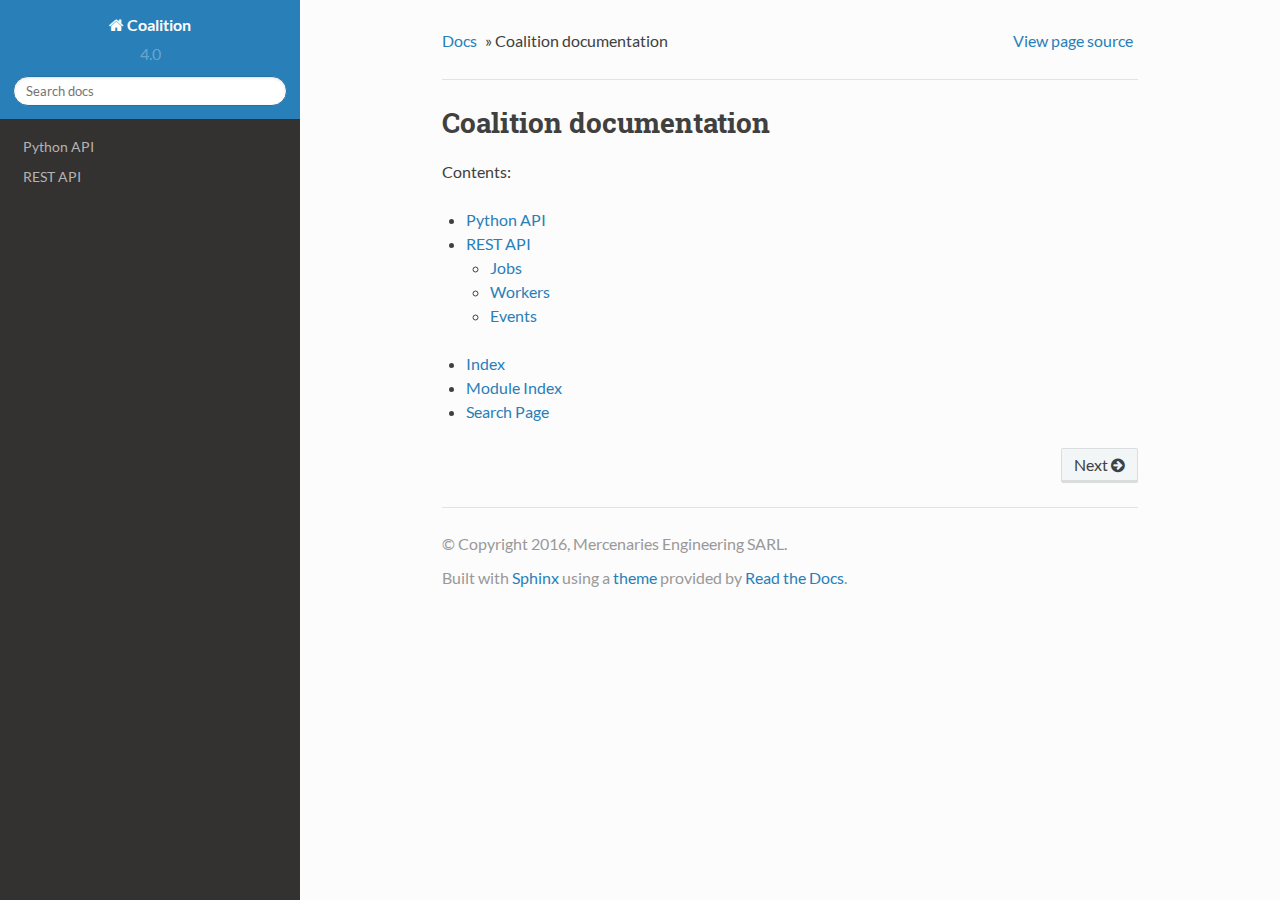
<file: index.html>
<!DOCTYPE html>
<!--[if IE 8]><html class="no-js lt-ie9" lang="en" > <![endif]-->
<!--[if gt IE 8]><!--> <html class="no-js" lang="en" > <!--<![endif]-->
<head>
  <meta charset="utf-8">
  
  <meta name="viewport" content="width=device-width, initial-scale=1.0">
  
  <title>Coalition documentation &mdash; Coalition 4.0 documentation</title>
  

  
  

  

  
  
    

  

  
  
    <link rel="stylesheet" href="_static/css/theme.css" type="text/css" />
  

  

  
    <link rel="top" title="Coalition 4.0 documentation" href="#"/>
        <link rel="next" title="Python API" href="python_api.html"/> 

  
  <script src="_static/js/modernizr.min.js"></script>

</head>

<body class="wy-body-for-nav" role="document">

  <div class="wy-grid-for-nav">

    
    <nav data-toggle="wy-nav-shift" class="wy-nav-side">
      <div class="wy-side-scroll">
        <div class="wy-side-nav-search">
          

          
            <a href="#" class="icon icon-home"> Coalition
          

          
          </a>

          
            
            
              <div class="version">
                4.0
              </div>
            
          

          
<div role="search">
  <form id="rtd-search-form" class="wy-form" action="search.html" method="get">
    <input type="text" name="q" placeholder="Search docs" />
    <input type="hidden" name="check_keywords" value="yes" />
    <input type="hidden" name="area" value="default" />
  </form>
</div>

          
        </div>

        <div class="wy-menu wy-menu-vertical" data-spy="affix" role="navigation" aria-label="main navigation">
          
            
            
                <ul>
<li class="toctree-l1"><a class="reference internal" href="python_api.html">Python API</a></li>
<li class="toctree-l1"><a class="reference internal" href="rest_api.html">REST API</a></li>
</ul>

            
          
        </div>
      </div>
    </nav>

    <section data-toggle="wy-nav-shift" class="wy-nav-content-wrap">

      
      <nav class="wy-nav-top" role="navigation" aria-label="top navigation">
        <i data-toggle="wy-nav-top" class="fa fa-bars"></i>
        <a href="#">Coalition</a>
      </nav>


      
      <div class="wy-nav-content">
        <div class="rst-content">
          





<div role="navigation" aria-label="breadcrumbs navigation">
  <ul class="wy-breadcrumbs">
    <li><a href="#">Docs</a> &raquo;</li>
      
    <li>Coalition documentation</li>
      <li class="wy-breadcrumbs-aside">
        
          
            <a href="_sources/index.txt" rel="nofollow"> View page source</a>
          
        
      </li>
  </ul>
  <hr/>
</div>
          <div role="main" class="document" itemscope="itemscope" itemtype="http://schema.org/Article">
           <div itemprop="articleBody">
            
  <div class="section" id="coalition-documentation">
<h1>Coalition documentation<a class="headerlink" href="#coalition-documentation" title="Permalink to this headline">¶</a></h1>
<p>Contents:</p>
<div class="toctree-wrapper compound">
<ul>
<li class="toctree-l1"><a class="reference internal" href="python_api.html">Python API</a><ul class="simple">
</ul>
</li>
<li class="toctree-l1"><a class="reference internal" href="rest_api.html">REST API</a><ul>
<li class="toctree-l2"><a class="reference internal" href="rest_api.html#jobs">Jobs</a></li>
<li class="toctree-l2"><a class="reference internal" href="rest_api.html#workers">Workers</a></li>
<li class="toctree-l2"><a class="reference internal" href="rest_api.html#events">Events</a></li>
</ul>
</li>
</ul>
</div>
<ul class="simple">
<li><a class="reference internal" href="genindex.html"><span>Index</span></a></li>
<li><a class="reference internal" href="py-modindex.html"><span>Module Index</span></a></li>
<li><a class="reference internal" href="search.html"><span>Search Page</span></a></li>
</ul>
</div>


           </div>
          </div>
          <footer>
  
    <div class="rst-footer-buttons" role="navigation" aria-label="footer navigation">
      
        <a href="python_api.html" class="btn btn-neutral float-right" title="Python API" accesskey="n">Next <span class="fa fa-arrow-circle-right"></span></a>
      
      
    </div>
  

  <hr/>

  <div role="contentinfo">
    <p>
        &copy; Copyright 2016, Mercenaries Engineering SARL.

    </p>
  </div>
  Built with <a href="http://sphinx-doc.org/">Sphinx</a> using a <a href="https://github.com/snide/sphinx_rtd_theme">theme</a> provided by <a href="https://readthedocs.org">Read the Docs</a>. 

</footer>

        </div>
      </div>

    </section>

  </div>
  


  

    <script type="text/javascript">
        var DOCUMENTATION_OPTIONS = {
            URL_ROOT:'./',
            VERSION:'4.0',
            COLLAPSE_INDEX:false,
            FILE_SUFFIX:'.html',
            HAS_SOURCE:  true
        };
    </script>
      <script type="text/javascript" src="_static/jquery.js"></script>
      <script type="text/javascript" src="_static/underscore.js"></script>
      <script type="text/javascript" src="_static/doctools.js"></script>

  

  
  
    <script type="text/javascript" src="_static/js/theme.js"></script>
  

  
  
  <script type="text/javascript">
      jQuery(function () {
          SphinxRtdTheme.StickyNav.enable();
      });
  </script>
   

</body>
</html>
</file>
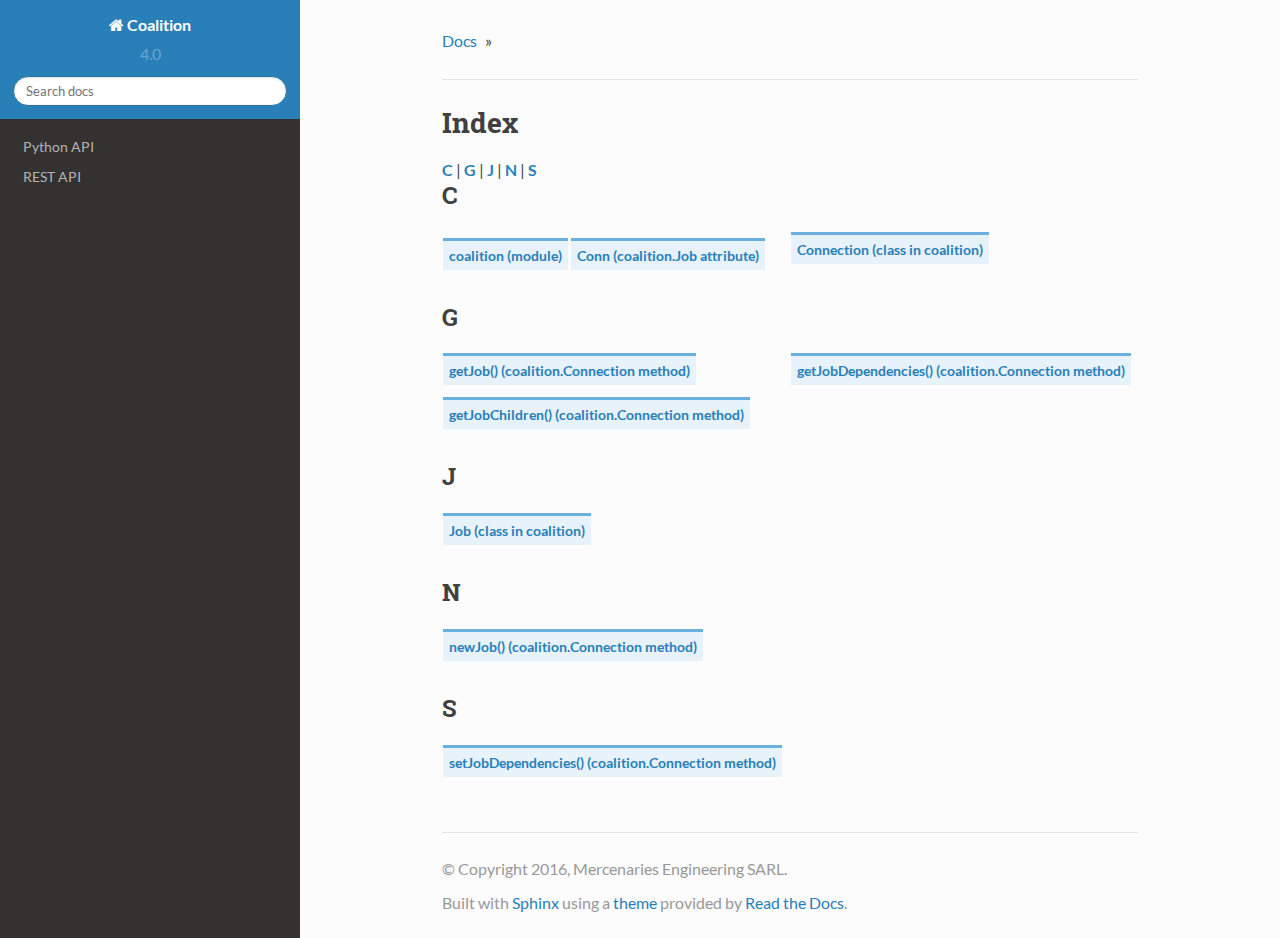
<file: genindex.html>
<!DOCTYPE html>
<!--[if IE 8]><html class="no-js lt-ie9" lang="en" > <![endif]-->
<!--[if gt IE 8]><!--> <html class="no-js" lang="en" > <!--<![endif]-->
<head>
  <meta charset="utf-8">
  
  <meta name="viewport" content="width=device-width, initial-scale=1.0">
  
  <title>Index &mdash; Coalition 4.0 documentation</title>
  

  
  

  

  
  
    

  

  
  
    <link rel="stylesheet" href="_static/css/theme.css" type="text/css" />
  

  

  
    <link rel="top" title="Coalition 4.0 documentation" href="index.html"/> 

  
  <script src="_static/js/modernizr.min.js"></script>

</head>

<body class="wy-body-for-nav" role="document">

  <div class="wy-grid-for-nav">

    
    <nav data-toggle="wy-nav-shift" class="wy-nav-side">
      <div class="wy-side-scroll">
        <div class="wy-side-nav-search">
          

          
            <a href="index.html" class="icon icon-home"> Coalition
          

          
          </a>

          
            
            
              <div class="version">
                4.0
              </div>
            
          

          
<div role="search">
  <form id="rtd-search-form" class="wy-form" action="search.html" method="get">
    <input type="text" name="q" placeholder="Search docs" />
    <input type="hidden" name="check_keywords" value="yes" />
    <input type="hidden" name="area" value="default" />
  </form>
</div>

          
        </div>

        <div class="wy-menu wy-menu-vertical" data-spy="affix" role="navigation" aria-label="main navigation">
          
            
            
                <ul>
<li class="toctree-l1"><a class="reference internal" href="python_api.html">Python API</a></li>
<li class="toctree-l1"><a class="reference internal" href="rest_api.html">REST API</a></li>
</ul>

            
          
        </div>
      </div>
    </nav>

    <section data-toggle="wy-nav-shift" class="wy-nav-content-wrap">

      
      <nav class="wy-nav-top" role="navigation" aria-label="top navigation">
        <i data-toggle="wy-nav-top" class="fa fa-bars"></i>
        <a href="index.html">Coalition</a>
      </nav>


      
      <div class="wy-nav-content">
        <div class="rst-content">
          





<div role="navigation" aria-label="breadcrumbs navigation">
  <ul class="wy-breadcrumbs">
    <li><a href="index.html">Docs</a> &raquo;</li>
      
    <li></li>
      <li class="wy-breadcrumbs-aside">
        
          
        
      </li>
  </ul>
  <hr/>
</div>
          <div role="main" class="document" itemscope="itemscope" itemtype="http://schema.org/Article">
           <div itemprop="articleBody">
            

<h1 id="index">Index</h1>

<div class="genindex-jumpbox">
 <a href="#C"><strong>C</strong></a>
 | <a href="#G"><strong>G</strong></a>
 | <a href="#J"><strong>J</strong></a>
 | <a href="#N"><strong>N</strong></a>
 | <a href="#S"><strong>S</strong></a>
 
</div>
<h2 id="C">C</h2>
<table style="width: 100%" class="indextable genindextable"><tr>
  <td style="width: 33%" valign="top"><dl>
      
  <dt><a href="python_api.html#module-coalition">coalition (module)</a>
  </dt>

      
  <dt><a href="python_api.html#coalition.Job.Conn">Conn (coalition.Job attribute)</a>
  </dt>

  </dl></td>
  <td style="width: 33%" valign="top"><dl>
      
  <dt><a href="python_api.html#coalition.Connection">Connection (class in coalition)</a>
  </dt>

  </dl></td>
</tr></table>

<h2 id="G">G</h2>
<table style="width: 100%" class="indextable genindextable"><tr>
  <td style="width: 33%" valign="top"><dl>
      
  <dt><a href="python_api.html#coalition.Connection.getJob">getJob() (coalition.Connection method)</a>
  </dt>

      
  <dt><a href="python_api.html#coalition.Connection.getJobChildren">getJobChildren() (coalition.Connection method)</a>
  </dt>

  </dl></td>
  <td style="width: 33%" valign="top"><dl>
      
  <dt><a href="python_api.html#coalition.Connection.getJobDependencies">getJobDependencies() (coalition.Connection method)</a>
  </dt>

  </dl></td>
</tr></table>

<h2 id="J">J</h2>
<table style="width: 100%" class="indextable genindextable"><tr>
  <td style="width: 33%" valign="top"><dl>
      
  <dt><a href="python_api.html#coalition.Job">Job (class in coalition)</a>
  </dt>

  </dl></td>
</tr></table>

<h2 id="N">N</h2>
<table style="width: 100%" class="indextable genindextable"><tr>
  <td style="width: 33%" valign="top"><dl>
      
  <dt><a href="python_api.html#coalition.Connection.newJob">newJob() (coalition.Connection method)</a>
  </dt>

  </dl></td>
</tr></table>

<h2 id="S">S</h2>
<table style="width: 100%" class="indextable genindextable"><tr>
  <td style="width: 33%" valign="top"><dl>
      
  <dt><a href="python_api.html#coalition.Connection.setJobDependencies">setJobDependencies() (coalition.Connection method)</a>
  </dt>

  </dl></td>
</tr></table>



           </div>
          </div>
          <footer>
  

  <hr/>

  <div role="contentinfo">
    <p>
        &copy; Copyright 2016, Mercenaries Engineering SARL.

    </p>
  </div>
  Built with <a href="http://sphinx-doc.org/">Sphinx</a> using a <a href="https://github.com/snide/sphinx_rtd_theme">theme</a> provided by <a href="https://readthedocs.org">Read the Docs</a>. 

</footer>

        </div>
      </div>

    </section>

  </div>
  


  

    <script type="text/javascript">
        var DOCUMENTATION_OPTIONS = {
            URL_ROOT:'./',
            VERSION:'4.0',
            COLLAPSE_INDEX:false,
            FILE_SUFFIX:'.html',
            HAS_SOURCE:  true
        };
    </script>
      <script type="text/javascript" src="_static/jquery.js"></script>
      <script type="text/javascript" src="_static/underscore.js"></script>
      <script type="text/javascript" src="_static/doctools.js"></script>

  

  
  
    <script type="text/javascript" src="_static/js/theme.js"></script>
  

  
  
  <script type="text/javascript">
      jQuery(function () {
          SphinxRtdTheme.StickyNav.enable();
      });
  </script>
   

</body>
</html>
</file>
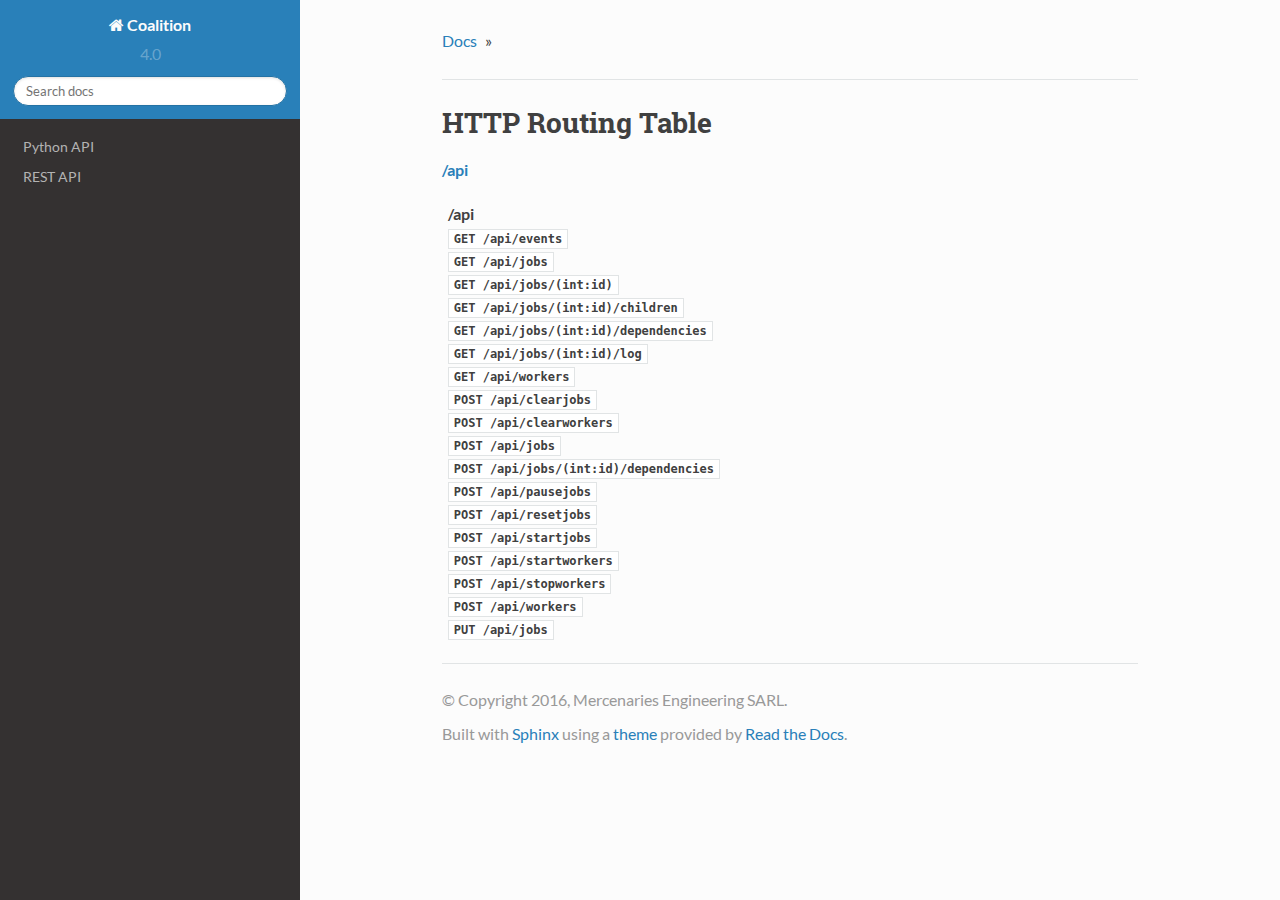
<file: http-routingtable.html>
<!DOCTYPE html>
<!--[if IE 8]><html class="no-js lt-ie9" lang="en" > <![endif]-->
<!--[if gt IE 8]><!--> <html class="no-js" lang="en" > <!--<![endif]-->
<head>
  <meta charset="utf-8">
  
  <meta name="viewport" content="width=device-width, initial-scale=1.0">
  
  <title>HTTP Routing Table &mdash; Coalition 4.0 documentation</title>
  

  
  

  

  
  
    

  

  
  
    <link rel="stylesheet" href="_static/css/theme.css" type="text/css" />
  

  

  
    <link rel="top" title="Coalition 4.0 documentation" href="index.html"/>
 

    <script type="text/javascript">
      DOCUMENTATION_OPTIONS.COLLAPSE_INDEX = true;
    </script>



  
  <script src="_static/js/modernizr.min.js"></script>

</head>

<body class="wy-body-for-nav" role="document">

  <div class="wy-grid-for-nav">

    
    <nav data-toggle="wy-nav-shift" class="wy-nav-side">
      <div class="wy-side-scroll">
        <div class="wy-side-nav-search">
          

          
            <a href="index.html" class="icon icon-home"> Coalition
          

          
          </a>

          
            
            
              <div class="version">
                4.0
              </div>
            
          

          
<div role="search">
  <form id="rtd-search-form" class="wy-form" action="search.html" method="get">
    <input type="text" name="q" placeholder="Search docs" />
    <input type="hidden" name="check_keywords" value="yes" />
    <input type="hidden" name="area" value="default" />
  </form>
</div>

          
        </div>

        <div class="wy-menu wy-menu-vertical" data-spy="affix" role="navigation" aria-label="main navigation">
          
            
            
                <ul>
<li class="toctree-l1"><a class="reference internal" href="python_api.html">Python API</a></li>
<li class="toctree-l1"><a class="reference internal" href="rest_api.html">REST API</a></li>
</ul>

            
          
        </div>
      </div>
    </nav>

    <section data-toggle="wy-nav-shift" class="wy-nav-content-wrap">

      
      <nav class="wy-nav-top" role="navigation" aria-label="top navigation">
        <i data-toggle="wy-nav-top" class="fa fa-bars"></i>
        <a href="index.html">Coalition</a>
      </nav>


      
      <div class="wy-nav-content">
        <div class="rst-content">
          





<div role="navigation" aria-label="breadcrumbs navigation">
  <ul class="wy-breadcrumbs">
    <li><a href="index.html">Docs</a> &raquo;</li>
      
    <li></li>
      <li class="wy-breadcrumbs-aside">
        
          
        
      </li>
  </ul>
  <hr/>
</div>
          <div role="main" class="document" itemscope="itemscope" itemtype="http://schema.org/Article">
           <div itemprop="articleBody">
            

   <h1>HTTP Routing Table</h1>

   <div class="modindex-jumpbox">
   <a href="#cap-/api"><strong>/api</strong></a>
   </div>

   <table class="indextable modindextable" cellspacing="0" cellpadding="2">
     <tr class="pcap"><td></td><td>&nbsp;</td><td></td></tr>
     <tr class="cap" id="cap-/api"><td></td><td>
       <strong>/api</strong></td><td></td></tr>
     <tr>
       <td></td>
       <td>
       <a href="rest_api.html#get--api-events"><code class="xref">GET /api/events</code></a></td><td>
       <em></em></td></tr>
     <tr>
       <td></td>
       <td>
       <a href="rest_api.html#get--api-jobs"><code class="xref">GET /api/jobs</code></a></td><td>
       <em></em></td></tr>
     <tr>
       <td></td>
       <td>
       <a href="rest_api.html#get--api-jobs-(int-id)"><code class="xref">GET /api/jobs/(int:id)</code></a></td><td>
       <em></em></td></tr>
     <tr>
       <td></td>
       <td>
       <a href="rest_api.html#get--api-jobs-(int-id)-children"><code class="xref">GET /api/jobs/(int:id)/children</code></a></td><td>
       <em></em></td></tr>
     <tr>
       <td></td>
       <td>
       <a href="rest_api.html#get--api-jobs-(int-id)-dependencies"><code class="xref">GET /api/jobs/(int:id)/dependencies</code></a></td><td>
       <em></em></td></tr>
     <tr>
       <td></td>
       <td>
       <a href="rest_api.html#get--api-jobs-(int-id)-log"><code class="xref">GET /api/jobs/(int:id)/log</code></a></td><td>
       <em></em></td></tr>
     <tr>
       <td></td>
       <td>
       <a href="rest_api.html#get--api-workers"><code class="xref">GET /api/workers</code></a></td><td>
       <em></em></td></tr>
     <tr>
       <td></td>
       <td>
       <a href="rest_api.html#post--api-clearjobs"><code class="xref">POST /api/clearjobs</code></a></td><td>
       <em></em></td></tr>
     <tr>
       <td></td>
       <td>
       <a href="rest_api.html#post--api-clearworkers"><code class="xref">POST /api/clearworkers</code></a></td><td>
       <em></em></td></tr>
     <tr>
       <td></td>
       <td>
       <a href="rest_api.html#post--api-jobs"><code class="xref">POST /api/jobs</code></a></td><td>
       <em></em></td></tr>
     <tr>
       <td></td>
       <td>
       <a href="rest_api.html#post--api-jobs-(int-id)-dependencies"><code class="xref">POST /api/jobs/(int:id)/dependencies</code></a></td><td>
       <em></em></td></tr>
     <tr>
       <td></td>
       <td>
       <a href="rest_api.html#post--api-pausejobs"><code class="xref">POST /api/pausejobs</code></a></td><td>
       <em></em></td></tr>
     <tr>
       <td></td>
       <td>
       <a href="rest_api.html#post--api-resetjobs"><code class="xref">POST /api/resetjobs</code></a></td><td>
       <em></em></td></tr>
     <tr>
       <td></td>
       <td>
       <a href="rest_api.html#post--api-startjobs"><code class="xref">POST /api/startjobs</code></a></td><td>
       <em></em></td></tr>
     <tr>
       <td></td>
       <td>
       <a href="rest_api.html#post--api-startworkers"><code class="xref">POST /api/startworkers</code></a></td><td>
       <em></em></td></tr>
     <tr>
       <td></td>
       <td>
       <a href="rest_api.html#post--api-stopworkers"><code class="xref">POST /api/stopworkers</code></a></td><td>
       <em></em></td></tr>
     <tr>
       <td></td>
       <td>
       <a href="rest_api.html#post--api-workers"><code class="xref">POST /api/workers</code></a></td><td>
       <em></em></td></tr>
     <tr>
       <td></td>
       <td>
       <a href="rest_api.html#put--api-jobs"><code class="xref">PUT /api/jobs</code></a></td><td>
       <em></em></td></tr>
   </table>


           </div>
          </div>
          <footer>
  

  <hr/>

  <div role="contentinfo">
    <p>
        &copy; Copyright 2016, Mercenaries Engineering SARL.

    </p>
  </div>
  Built with <a href="http://sphinx-doc.org/">Sphinx</a> using a <a href="https://github.com/snide/sphinx_rtd_theme">theme</a> provided by <a href="https://readthedocs.org">Read the Docs</a>. 

</footer>

        </div>
      </div>

    </section>

  </div>
  


  

    <script type="text/javascript">
        var DOCUMENTATION_OPTIONS = {
            URL_ROOT:'./',
            VERSION:'4.0',
            COLLAPSE_INDEX:false,
            FILE_SUFFIX:'.html',
            HAS_SOURCE:  true
        };
    </script>
      <script type="text/javascript" src="_static/jquery.js"></script>
      <script type="text/javascript" src="_static/underscore.js"></script>
      <script type="text/javascript" src="_static/doctools.js"></script>

  

  
  
    <script type="text/javascript" src="_static/js/theme.js"></script>
  

  
  
  <script type="text/javascript">
      jQuery(function () {
          SphinxRtdTheme.StickyNav.enable();
      });
  </script>
   

</body>
</html>
</file>
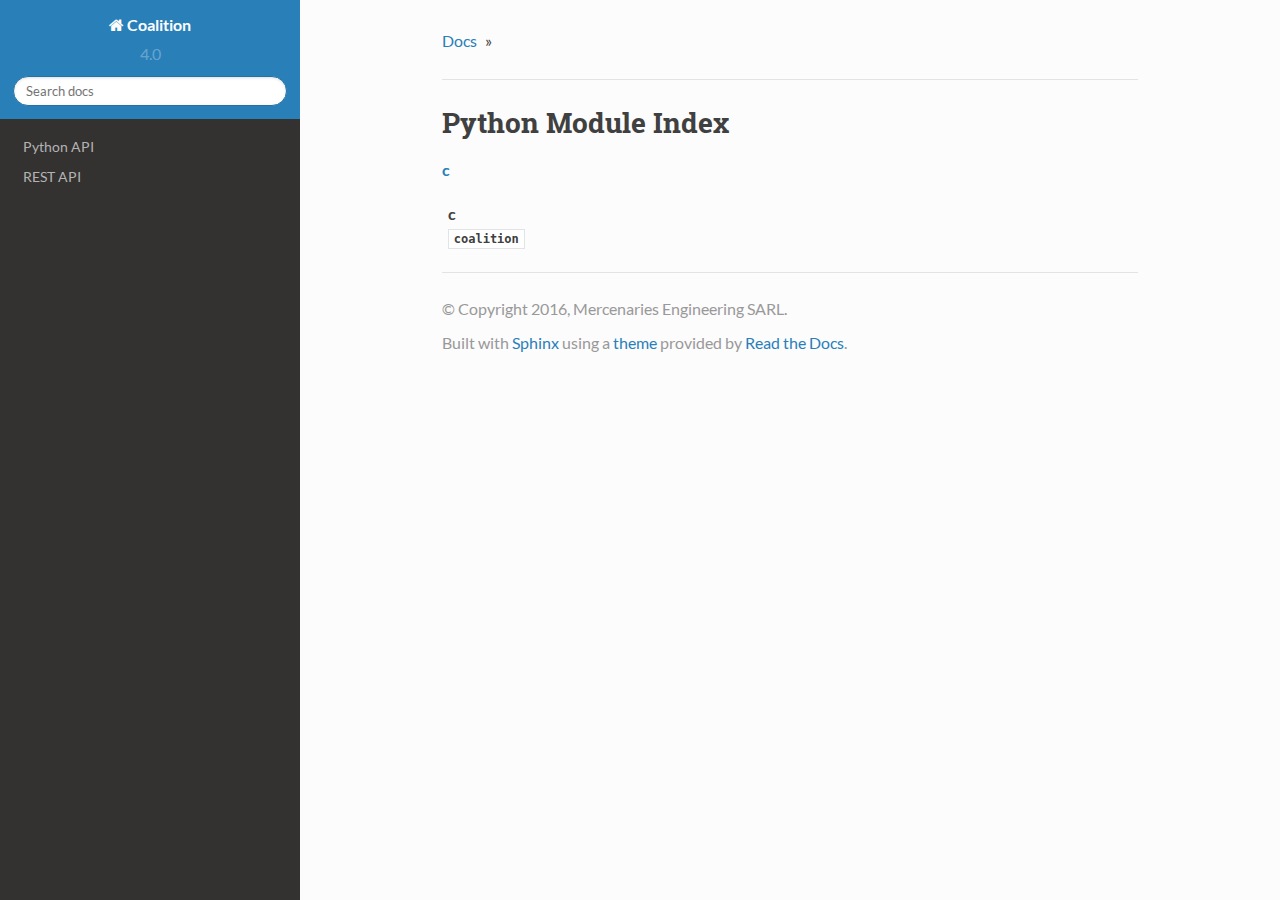
<file: py-modindex.html>
<!DOCTYPE html>
<!--[if IE 8]><html class="no-js lt-ie9" lang="en" > <![endif]-->
<!--[if gt IE 8]><!--> <html class="no-js" lang="en" > <!--<![endif]-->
<head>
  <meta charset="utf-8">
  
  <meta name="viewport" content="width=device-width, initial-scale=1.0">
  
  <title>Python Module Index &mdash; Coalition 4.0 documentation</title>
  

  
  

  

  
  
    

  

  
  
    <link rel="stylesheet" href="_static/css/theme.css" type="text/css" />
  

  

  
    <link rel="top" title="Coalition 4.0 documentation" href="index.html"/>
 

    <script type="text/javascript">
      DOCUMENTATION_OPTIONS.COLLAPSE_INDEX = true;
    </script>



  
  <script src="_static/js/modernizr.min.js"></script>

</head>

<body class="wy-body-for-nav" role="document">

  <div class="wy-grid-for-nav">

    
    <nav data-toggle="wy-nav-shift" class="wy-nav-side">
      <div class="wy-side-scroll">
        <div class="wy-side-nav-search">
          

          
            <a href="index.html" class="icon icon-home"> Coalition
          

          
          </a>

          
            
            
              <div class="version">
                4.0
              </div>
            
          

          
<div role="search">
  <form id="rtd-search-form" class="wy-form" action="search.html" method="get">
    <input type="text" name="q" placeholder="Search docs" />
    <input type="hidden" name="check_keywords" value="yes" />
    <input type="hidden" name="area" value="default" />
  </form>
</div>

          
        </div>

        <div class="wy-menu wy-menu-vertical" data-spy="affix" role="navigation" aria-label="main navigation">
          
            
            
                <ul>
<li class="toctree-l1"><a class="reference internal" href="python_api.html">Python API</a></li>
<li class="toctree-l1"><a class="reference internal" href="rest_api.html">REST API</a></li>
</ul>

            
          
        </div>
      </div>
    </nav>

    <section data-toggle="wy-nav-shift" class="wy-nav-content-wrap">

      
      <nav class="wy-nav-top" role="navigation" aria-label="top navigation">
        <i data-toggle="wy-nav-top" class="fa fa-bars"></i>
        <a href="index.html">Coalition</a>
      </nav>


      
      <div class="wy-nav-content">
        <div class="rst-content">
          





<div role="navigation" aria-label="breadcrumbs navigation">
  <ul class="wy-breadcrumbs">
    <li><a href="index.html">Docs</a> &raquo;</li>
      
    <li></li>
      <li class="wy-breadcrumbs-aside">
        
          
        
      </li>
  </ul>
  <hr/>
</div>
          <div role="main" class="document" itemscope="itemscope" itemtype="http://schema.org/Article">
           <div itemprop="articleBody">
            

   <h1>Python Module Index</h1>

   <div class="modindex-jumpbox">
   <a href="#cap-c"><strong>c</strong></a>
   </div>

   <table class="indextable modindextable" cellspacing="0" cellpadding="2">
     <tr class="pcap"><td></td><td>&nbsp;</td><td></td></tr>
     <tr class="cap" id="cap-c"><td></td><td>
       <strong>c</strong></td><td></td></tr>
     <tr>
       <td></td>
       <td>
       <a href="python_api.html#module-coalition"><code class="xref">coalition</code></a></td><td>
       <em></em></td></tr>
   </table>


           </div>
          </div>
          <footer>
  

  <hr/>

  <div role="contentinfo">
    <p>
        &copy; Copyright 2016, Mercenaries Engineering SARL.

    </p>
  </div>
  Built with <a href="http://sphinx-doc.org/">Sphinx</a> using a <a href="https://github.com/snide/sphinx_rtd_theme">theme</a> provided by <a href="https://readthedocs.org">Read the Docs</a>. 

</footer>

        </div>
      </div>

    </section>

  </div>
  


  

    <script type="text/javascript">
        var DOCUMENTATION_OPTIONS = {
            URL_ROOT:'./',
            VERSION:'4.0',
            COLLAPSE_INDEX:false,
            FILE_SUFFIX:'.html',
            HAS_SOURCE:  true
        };
    </script>
      <script type="text/javascript" src="_static/jquery.js"></script>
      <script type="text/javascript" src="_static/underscore.js"></script>
      <script type="text/javascript" src="_static/doctools.js"></script>

  

  
  
    <script type="text/javascript" src="_static/js/theme.js"></script>
  

  
  
  <script type="text/javascript">
      jQuery(function () {
          SphinxRtdTheme.StickyNav.enable();
      });
  </script>
   

</body>
</html>
</file>
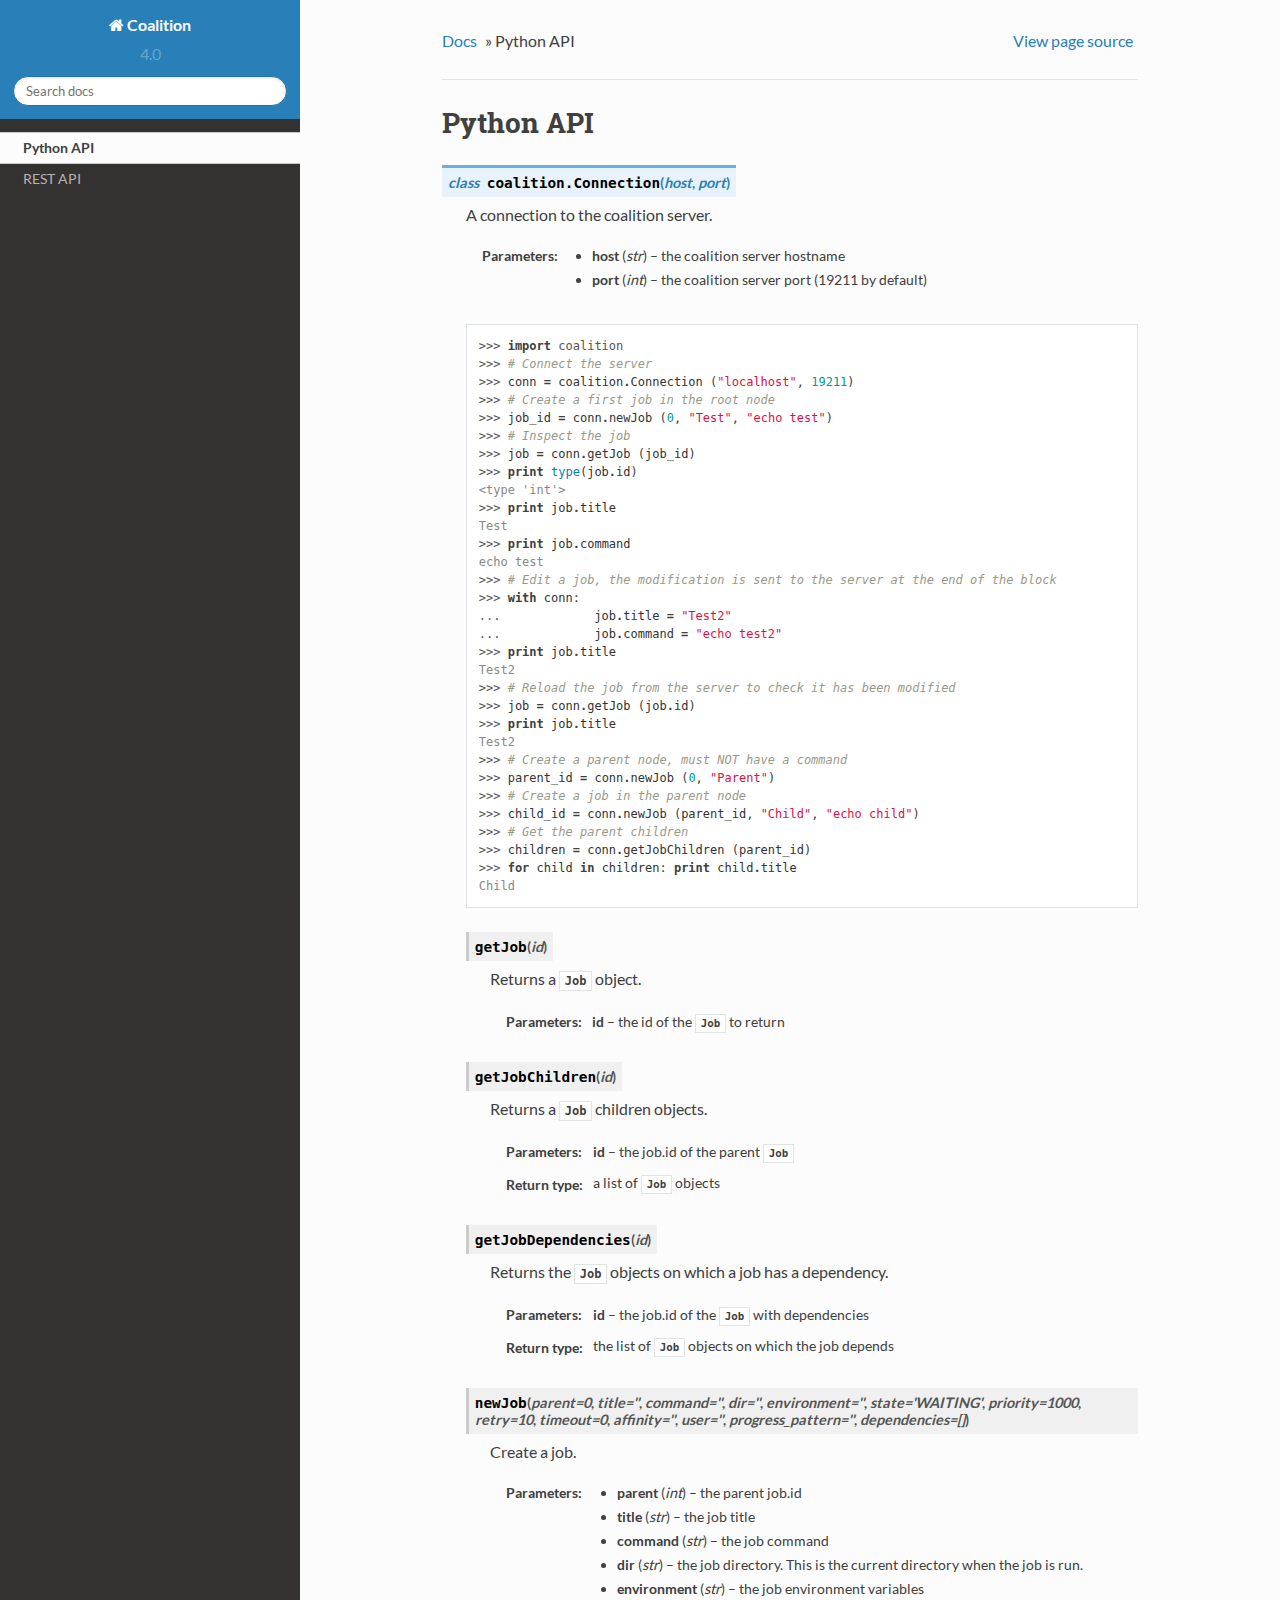
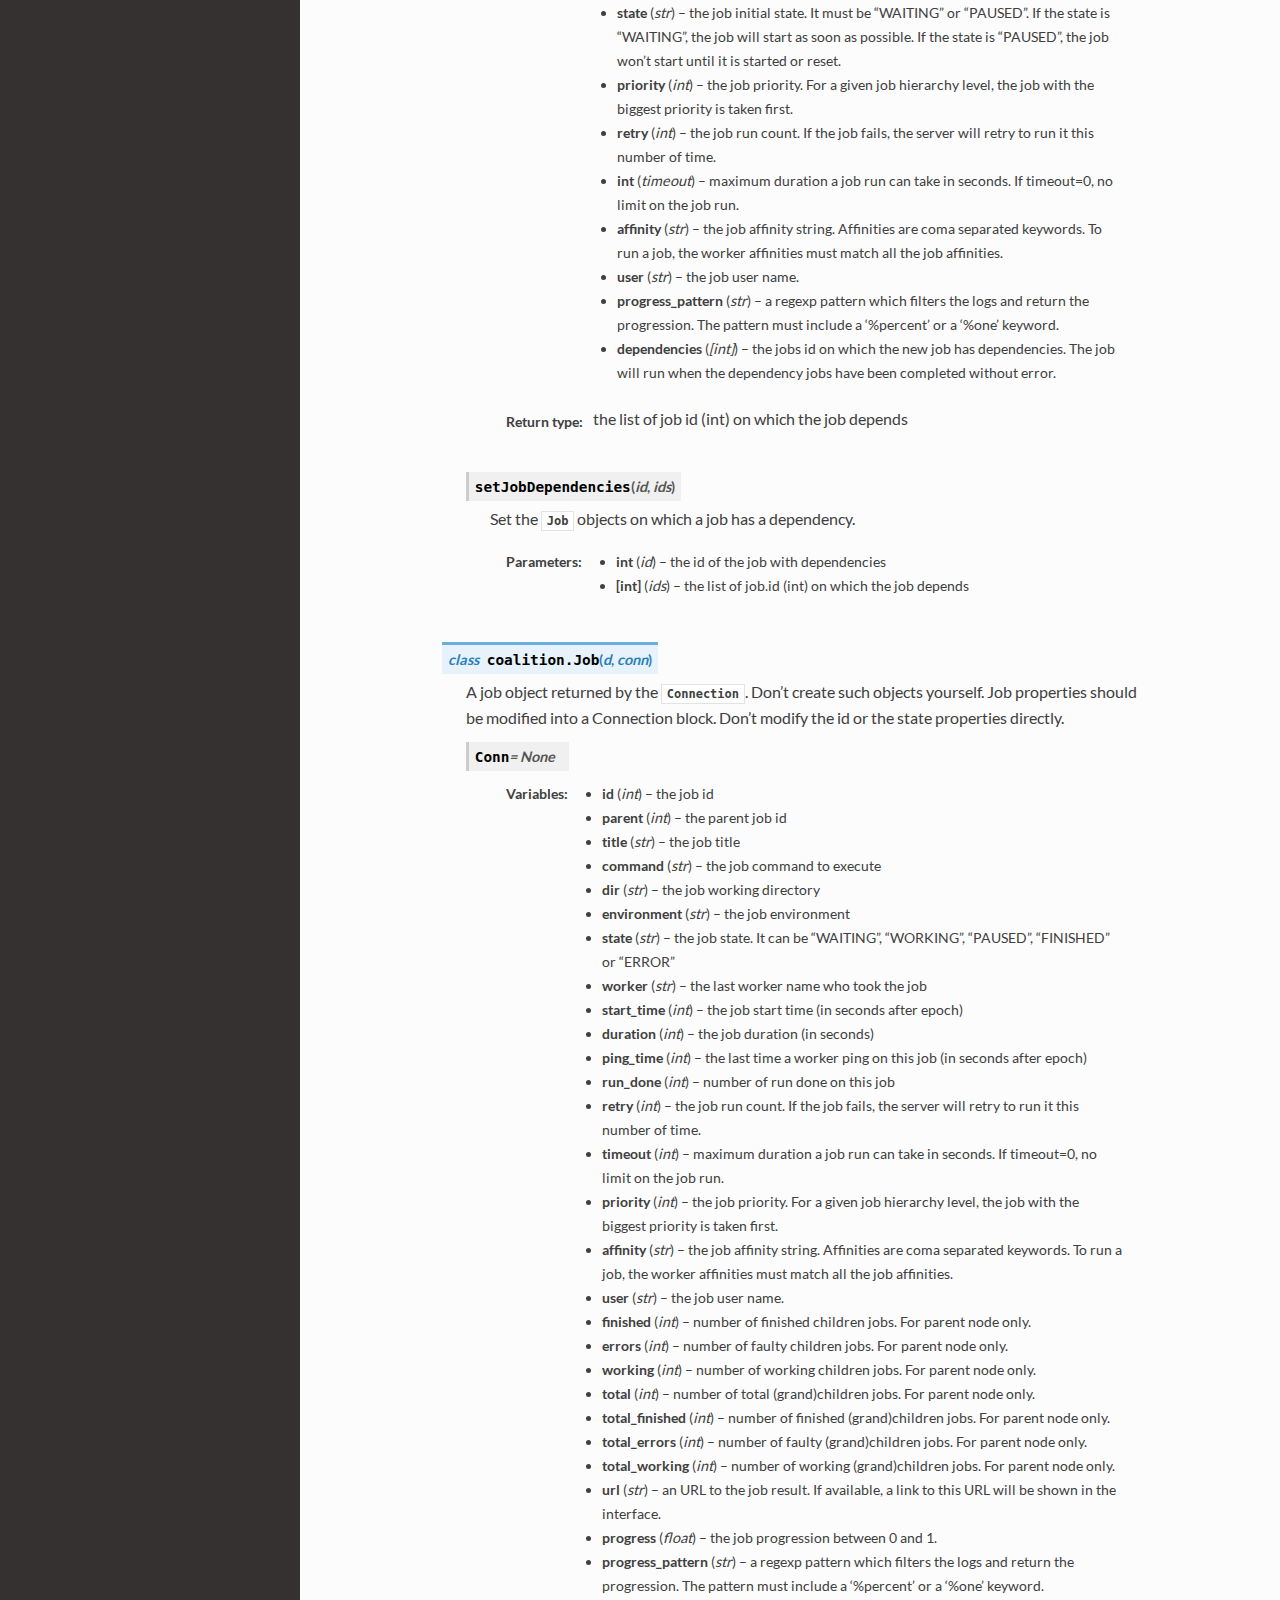
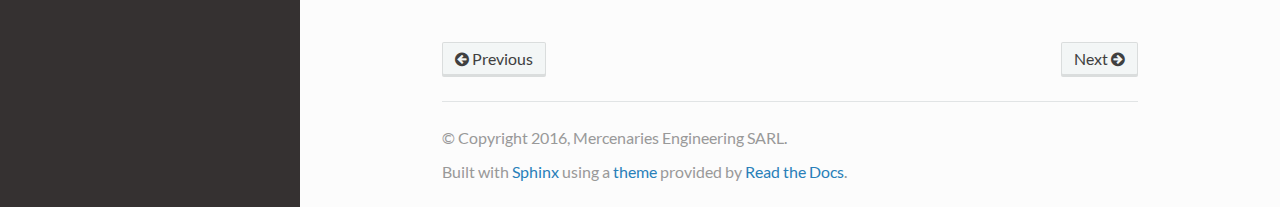
<file: python_api.html>
<!DOCTYPE html>
<!--[if IE 8]><html class="no-js lt-ie9" lang="en" > <![endif]-->
<!--[if gt IE 8]><!--> <html class="no-js" lang="en" > <!--<![endif]-->
<head>
  <meta charset="utf-8">
  
  <meta name="viewport" content="width=device-width, initial-scale=1.0">
  
  <title>Python API &mdash; Coalition 4.0 documentation</title>
  

  
  

  

  
  
    

  

  
  
    <link rel="stylesheet" href="_static/css/theme.css" type="text/css" />
  

  

  
    <link rel="top" title="Coalition 4.0 documentation" href="index.html"/>
        <link rel="next" title="REST API" href="rest_api.html"/>
        <link rel="prev" title="Coalition documentation" href="index.html"/> 

  
  <script src="_static/js/modernizr.min.js"></script>

</head>

<body class="wy-body-for-nav" role="document">

  <div class="wy-grid-for-nav">

    
    <nav data-toggle="wy-nav-shift" class="wy-nav-side">
      <div class="wy-side-scroll">
        <div class="wy-side-nav-search">
          

          
            <a href="index.html" class="icon icon-home"> Coalition
          

          
          </a>

          
            
            
              <div class="version">
                4.0
              </div>
            
          

          
<div role="search">
  <form id="rtd-search-form" class="wy-form" action="search.html" method="get">
    <input type="text" name="q" placeholder="Search docs" />
    <input type="hidden" name="check_keywords" value="yes" />
    <input type="hidden" name="area" value="default" />
  </form>
</div>

          
        </div>

        <div class="wy-menu wy-menu-vertical" data-spy="affix" role="navigation" aria-label="main navigation">
          
            
            
                <ul class="current">
<li class="toctree-l1 current"><a class="current reference internal" href="">Python API</a><ul class="simple">
</ul>
</li>
<li class="toctree-l1"><a class="reference internal" href="rest_api.html">REST API</a></li>
</ul>

            
          
        </div>
      </div>
    </nav>

    <section data-toggle="wy-nav-shift" class="wy-nav-content-wrap">

      
      <nav class="wy-nav-top" role="navigation" aria-label="top navigation">
        <i data-toggle="wy-nav-top" class="fa fa-bars"></i>
        <a href="index.html">Coalition</a>
      </nav>


      
      <div class="wy-nav-content">
        <div class="rst-content">
          





<div role="navigation" aria-label="breadcrumbs navigation">
  <ul class="wy-breadcrumbs">
    <li><a href="index.html">Docs</a> &raquo;</li>
      
    <li>Python API</li>
      <li class="wy-breadcrumbs-aside">
        
          
            <a href="_sources/python_api.txt" rel="nofollow"> View page source</a>
          
        
      </li>
  </ul>
  <hr/>
</div>
          <div role="main" class="document" itemscope="itemscope" itemtype="http://schema.org/Article">
           <div itemprop="articleBody">
            
  <div class="section" id="python-api">
<h1>Python API<a class="headerlink" href="#python-api" title="Permalink to this headline">¶</a></h1>
<div class="toctree-wrapper compound">
<ul class="simple">
</ul>
</div>
<span class="target" id="module-coalition"></span><dl class="class">
<dt id="coalition.Connection">
<em class="property">class </em><code class="descclassname">coalition.</code><code class="descname">Connection</code><span class="sig-paren">(</span><em>host</em>, <em>port</em><span class="sig-paren">)</span><a class="headerlink" href="#coalition.Connection" title="Permalink to this definition">¶</a></dt>
<dd><p>A connection to the coalition server.</p>
<table class="docutils field-list" frame="void" rules="none">
<col class="field-name" />
<col class="field-body" />
<tbody valign="top">
<tr class="field-odd field"><th class="field-name">Parameters:</th><td class="field-body"><ul class="first last simple">
<li><strong>host</strong> (<em>str</em>) &#8211; the coalition server hostname</li>
<li><strong>port</strong> (<em>int</em>) &#8211; the coalition server port (19211 by default)</li>
</ul>
</td>
</tr>
</tbody>
</table>
<div class="highlight-python"><div class="highlight"><pre><span class="gp">&gt;&gt;&gt; </span><span class="kn">import</span> <span class="nn">coalition</span>
<span class="gp">&gt;&gt;&gt; </span><span class="c1"># Connect the server</span>
<span class="gp">&gt;&gt;&gt; </span><span class="n">conn</span> <span class="o">=</span> <span class="n">coalition</span><span class="o">.</span><span class="n">Connection</span> <span class="p">(</span><span class="s2">&quot;localhost&quot;</span><span class="p">,</span> <span class="mi">19211</span><span class="p">)</span>
<span class="gp">&gt;&gt;&gt; </span><span class="c1"># Create a first job in the root node</span>
<span class="gp">&gt;&gt;&gt; </span><span class="n">job_id</span> <span class="o">=</span> <span class="n">conn</span><span class="o">.</span><span class="n">newJob</span> <span class="p">(</span><span class="mi">0</span><span class="p">,</span> <span class="s2">&quot;Test&quot;</span><span class="p">,</span> <span class="s2">&quot;echo test&quot;</span><span class="p">)</span>
<span class="gp">&gt;&gt;&gt; </span><span class="c1"># Inspect the job</span>
<span class="gp">&gt;&gt;&gt; </span><span class="n">job</span> <span class="o">=</span> <span class="n">conn</span><span class="o">.</span><span class="n">getJob</span> <span class="p">(</span><span class="n">job_id</span><span class="p">)</span>
<span class="gp">&gt;&gt;&gt; </span><span class="k">print</span> <span class="nb">type</span><span class="p">(</span><span class="n">job</span><span class="o">.</span><span class="n">id</span><span class="p">)</span>
<span class="go">&lt;type &#39;int&#39;&gt;</span>
<span class="gp">&gt;&gt;&gt; </span><span class="k">print</span> <span class="n">job</span><span class="o">.</span><span class="n">title</span>
<span class="go">Test</span>
<span class="gp">&gt;&gt;&gt; </span><span class="k">print</span> <span class="n">job</span><span class="o">.</span><span class="n">command</span>
<span class="go">echo test</span>
<span class="gp">&gt;&gt;&gt; </span><span class="c1"># Edit a job, the modification is sent to the server at the end of the block</span>
<span class="gp">&gt;&gt;&gt; </span><span class="k">with</span> <span class="n">conn</span><span class="p">:</span>
<span class="gp">... </span>            <span class="n">job</span><span class="o">.</span><span class="n">title</span> <span class="o">=</span> <span class="s2">&quot;Test2&quot;</span>
<span class="gp">... </span>            <span class="n">job</span><span class="o">.</span><span class="n">command</span> <span class="o">=</span> <span class="s2">&quot;echo test2&quot;</span>
<span class="gp">&gt;&gt;&gt; </span><span class="k">print</span> <span class="n">job</span><span class="o">.</span><span class="n">title</span>
<span class="go">Test2</span>
<span class="gp">&gt;&gt;&gt; </span><span class="c1"># Reload the job from the server to check it has been modified</span>
<span class="gp">&gt;&gt;&gt; </span><span class="n">job</span> <span class="o">=</span> <span class="n">conn</span><span class="o">.</span><span class="n">getJob</span> <span class="p">(</span><span class="n">job</span><span class="o">.</span><span class="n">id</span><span class="p">)</span>
<span class="gp">&gt;&gt;&gt; </span><span class="k">print</span> <span class="n">job</span><span class="o">.</span><span class="n">title</span>
<span class="go">Test2</span>
<span class="gp">&gt;&gt;&gt; </span><span class="c1"># Create a parent node, must NOT have a command</span>
<span class="gp">&gt;&gt;&gt; </span><span class="n">parent_id</span> <span class="o">=</span> <span class="n">conn</span><span class="o">.</span><span class="n">newJob</span> <span class="p">(</span><span class="mi">0</span><span class="p">,</span> <span class="s2">&quot;Parent&quot;</span><span class="p">)</span>
<span class="gp">&gt;&gt;&gt; </span><span class="c1"># Create a job in the parent node</span>
<span class="gp">&gt;&gt;&gt; </span><span class="n">child_id</span> <span class="o">=</span> <span class="n">conn</span><span class="o">.</span><span class="n">newJob</span> <span class="p">(</span><span class="n">parent_id</span><span class="p">,</span> <span class="s2">&quot;Child&quot;</span><span class="p">,</span> <span class="s2">&quot;echo child&quot;</span><span class="p">)</span>
<span class="gp">&gt;&gt;&gt; </span><span class="c1"># Get the parent children</span>
<span class="gp">&gt;&gt;&gt; </span><span class="n">children</span> <span class="o">=</span> <span class="n">conn</span><span class="o">.</span><span class="n">getJobChildren</span> <span class="p">(</span><span class="n">parent_id</span><span class="p">)</span>
<span class="gp">&gt;&gt;&gt; </span><span class="k">for</span> <span class="n">child</span> <span class="ow">in</span> <span class="n">children</span><span class="p">:</span> <span class="k">print</span> <span class="n">child</span><span class="o">.</span><span class="n">title</span>
<span class="go">Child</span>
</pre></div>
</div>
<dl class="method">
<dt id="coalition.Connection.getJob">
<code class="descname">getJob</code><span class="sig-paren">(</span><em>id</em><span class="sig-paren">)</span><a class="headerlink" href="#coalition.Connection.getJob" title="Permalink to this definition">¶</a></dt>
<dd><p>Returns a <a class="reference internal" href="#coalition.Job" title="coalition.Job"><code class="xref py py-class docutils literal"><span class="pre">Job</span></code></a> object.</p>
<table class="docutils field-list" frame="void" rules="none">
<col class="field-name" />
<col class="field-body" />
<tbody valign="top">
<tr class="field-odd field"><th class="field-name">Parameters:</th><td class="field-body"><strong>id</strong> &#8211; the id of the <a class="reference internal" href="#coalition.Job" title="coalition.Job"><code class="xref py py-class docutils literal"><span class="pre">Job</span></code></a> to return</td>
</tr>
</tbody>
</table>
</dd></dl>

<dl class="method">
<dt id="coalition.Connection.getJobChildren">
<code class="descname">getJobChildren</code><span class="sig-paren">(</span><em>id</em><span class="sig-paren">)</span><a class="headerlink" href="#coalition.Connection.getJobChildren" title="Permalink to this definition">¶</a></dt>
<dd><p>Returns a <a class="reference internal" href="#coalition.Job" title="coalition.Job"><code class="xref py py-class docutils literal"><span class="pre">Job</span></code></a> children objects.</p>
<table class="docutils field-list" frame="void" rules="none">
<col class="field-name" />
<col class="field-body" />
<tbody valign="top">
<tr class="field-odd field"><th class="field-name">Parameters:</th><td class="field-body"><strong>id</strong> &#8211; the job.id of the parent <a class="reference internal" href="#coalition.Job" title="coalition.Job"><code class="xref py py-class docutils literal"><span class="pre">Job</span></code></a></td>
</tr>
<tr class="field-even field"><th class="field-name">Return type:</th><td class="field-body">a list of <a class="reference internal" href="#coalition.Job" title="coalition.Job"><code class="xref py py-class docutils literal"><span class="pre">Job</span></code></a> objects</td>
</tr>
</tbody>
</table>
</dd></dl>

<dl class="method">
<dt id="coalition.Connection.getJobDependencies">
<code class="descname">getJobDependencies</code><span class="sig-paren">(</span><em>id</em><span class="sig-paren">)</span><a class="headerlink" href="#coalition.Connection.getJobDependencies" title="Permalink to this definition">¶</a></dt>
<dd><p>Returns the <a class="reference internal" href="#coalition.Job" title="coalition.Job"><code class="xref py py-class docutils literal"><span class="pre">Job</span></code></a> objects on which a job has a dependency.</p>
<table class="docutils field-list" frame="void" rules="none">
<col class="field-name" />
<col class="field-body" />
<tbody valign="top">
<tr class="field-odd field"><th class="field-name">Parameters:</th><td class="field-body"><strong>id</strong> &#8211; the job.id of the <a class="reference internal" href="#coalition.Job" title="coalition.Job"><code class="xref py py-class docutils literal"><span class="pre">Job</span></code></a> with dependencies</td>
</tr>
<tr class="field-even field"><th class="field-name">Return type:</th><td class="field-body">the list of <a class="reference internal" href="#coalition.Job" title="coalition.Job"><code class="xref py py-class docutils literal"><span class="pre">Job</span></code></a> objects on which the job depends</td>
</tr>
</tbody>
</table>
</dd></dl>

<dl class="method">
<dt id="coalition.Connection.newJob">
<code class="descname">newJob</code><span class="sig-paren">(</span><em>parent=0</em>, <em>title=''</em>, <em>command=''</em>, <em>dir=''</em>, <em>environment=''</em>, <em>state='WAITING'</em>, <em>priority=1000</em>, <em>retry=10</em>, <em>timeout=0</em>, <em>affinity=''</em>, <em>user=''</em>, <em>progress_pattern=''</em>, <em>dependencies=[]</em><span class="sig-paren">)</span><a class="headerlink" href="#coalition.Connection.newJob" title="Permalink to this definition">¶</a></dt>
<dd><p>Create a job.</p>
<table class="docutils field-list" frame="void" rules="none">
<col class="field-name" />
<col class="field-body" />
<tbody valign="top">
<tr class="field-odd field"><th class="field-name">Parameters:</th><td class="field-body"><ul class="first simple">
<li><strong>parent</strong> (<em>int</em>) &#8211; the parent job.id</li>
<li><strong>title</strong> (<em>str</em>) &#8211; the job title</li>
<li><strong>command</strong> (<em>str</em>) &#8211; the job command</li>
<li><strong>dir</strong> (<em>str</em>) &#8211; the job directory. This is the current directory when the job is run.</li>
<li><strong>environment</strong> (<em>str</em>) &#8211; the job environment variables</li>
<li><strong>state</strong> (<em>str</em>) &#8211; the job initial state. It must be &#8220;WAITING&#8221; or &#8220;PAUSED&#8221;. If the state is &#8220;WAITING&#8221;, the job will start as soon as possible. If the state is &#8220;PAUSED&#8221;, the job won&#8217;t start until it is started or reset.</li>
<li><strong>priority</strong> (<em>int</em>) &#8211; the job priority. For a given job hierarchy level, the job with the biggest priority is taken first.</li>
<li><strong>retry</strong> (<em>int</em>) &#8211; the job run count. If the job fails, the server will retry to run it this number of time.</li>
<li><strong>int</strong> (<em>timeout</em>) &#8211; maximum duration a job run can take in seconds. If timeout=0, no limit on the job run.</li>
<li><strong>affinity</strong> (<em>str</em>) &#8211; the job affinity string. Affinities are coma separated keywords. To run a job, the worker affinities must match all the job affinities.</li>
<li><strong>user</strong> (<em>str</em>) &#8211; the job user name.</li>
<li><strong>progress_pattern</strong> (<em>str</em>) &#8211; a regexp pattern which filters the logs and return the progression. The pattern must include a &#8216;%percent&#8217; or a &#8216;%one&#8217; keyword.</li>
<li><strong>dependencies</strong> (<em>[int]</em>) &#8211; the jobs id on which the new job has dependencies. The job will run when the dependency jobs have been completed without error.</li>
</ul>
</td>
</tr>
<tr class="field-even field"><th class="field-name">Return type:</th><td class="field-body"><p class="first last">the list of job id (int) on which the job depends</p>
</td>
</tr>
</tbody>
</table>
</dd></dl>

<dl class="method">
<dt id="coalition.Connection.setJobDependencies">
<code class="descname">setJobDependencies</code><span class="sig-paren">(</span><em>id</em>, <em>ids</em><span class="sig-paren">)</span><a class="headerlink" href="#coalition.Connection.setJobDependencies" title="Permalink to this definition">¶</a></dt>
<dd><p>Set the <a class="reference internal" href="#coalition.Job" title="coalition.Job"><code class="xref py py-class docutils literal"><span class="pre">Job</span></code></a> objects on which a job has a dependency.</p>
<table class="docutils field-list" frame="void" rules="none">
<col class="field-name" />
<col class="field-body" />
<tbody valign="top">
<tr class="field-odd field"><th class="field-name">Parameters:</th><td class="field-body"><ul class="first last simple">
<li><strong>int</strong> (<em>id</em>) &#8211; the id of the job with dependencies</li>
<li><strong>[int]</strong> (<em>ids</em>) &#8211; the list of job.id (int) on which the job depends</li>
</ul>
</td>
</tr>
</tbody>
</table>
</dd></dl>

</dd></dl>

<dl class="class">
<dt id="coalition.Job">
<em class="property">class </em><code class="descclassname">coalition.</code><code class="descname">Job</code><span class="sig-paren">(</span><em>d</em>, <em>conn</em><span class="sig-paren">)</span><a class="headerlink" href="#coalition.Job" title="Permalink to this definition">¶</a></dt>
<dd><p>A job object returned by the <a class="reference internal" href="#coalition.Connection" title="coalition.Connection"><code class="xref py py-class docutils literal"><span class="pre">Connection</span></code></a>. Don&#8217;t create such objects yourself.
Job properties should be modified into a Connection block. Don&#8217;t modify the id or the state properties directly.</p>
<dl class="attribute">
<dt id="coalition.Job.Conn">
<code class="descname">Conn</code><em class="property"> = None</em><a class="headerlink" href="#coalition.Job.Conn" title="Permalink to this definition">¶</a></dt>
<dd><table class="docutils field-list" frame="void" rules="none">
<col class="field-name" />
<col class="field-body" />
<tbody valign="top">
<tr class="field-odd field"><th class="field-name">Variables:</th><td class="field-body"><ul class="first last simple">
<li><strong>id</strong> (<em>int</em>) &#8211; the job id</li>
<li><strong>parent</strong> (<em>int</em>) &#8211; the parent job id</li>
<li><strong>title</strong> (<em>str</em>) &#8211; the job title</li>
<li><strong>command</strong> (<em>str</em>) &#8211; the job command to execute</li>
<li><strong>dir</strong> (<em>str</em>) &#8211; the job working directory</li>
<li><strong>environment</strong> (<em>str</em>) &#8211; the job environment</li>
<li><strong>state</strong> (<em>str</em>) &#8211; the job state. It can be &#8220;WAITING&#8221;, &#8220;WORKING&#8221;, &#8220;PAUSED&#8221;, &#8220;FINISHED&#8221; or &#8220;ERROR&#8221;</li>
<li><strong>worker</strong> (<em>str</em>) &#8211; the last worker name who took the job</li>
<li><strong>start_time</strong> (<em>int</em>) &#8211; the job start time (in seconds after epoch)</li>
<li><strong>duration</strong> (<em>int</em>) &#8211; the job duration (in seconds)</li>
<li><strong>ping_time</strong> (<em>int</em>) &#8211; the last time a worker ping on this job (in seconds after epoch)</li>
<li><strong>run_done</strong> (<em>int</em>) &#8211; number of run done on this job</li>
<li><strong>retry</strong> (<em>int</em>) &#8211; the job run count. If the job fails, the server will retry to run it this number of time.</li>
<li><strong>timeout</strong> (<em>int</em>) &#8211; maximum duration a job run can take in seconds. If timeout=0, no limit on the job run.</li>
<li><strong>priority</strong> (<em>int</em>) &#8211; the job priority. For a given job hierarchy level, the job with the biggest priority is taken first.</li>
<li><strong>affinity</strong> (<em>str</em>) &#8211; the job affinity string. Affinities are coma separated keywords. To run a job, the worker affinities must match all the job affinities.</li>
<li><strong>user</strong> (<em>str</em>) &#8211; the job user name.</li>
<li><strong>finished</strong> (<em>int</em>) &#8211; number of finished children jobs. For parent node only.</li>
<li><strong>errors</strong> (<em>int</em>) &#8211; number of faulty children jobs. For parent node only.</li>
<li><strong>working</strong> (<em>int</em>) &#8211; number of working children jobs. For parent node only.</li>
<li><strong>total</strong> (<em>int</em>) &#8211; number of total (grand)children jobs. For parent node only.</li>
<li><strong>total_finished</strong> (<em>int</em>) &#8211; number of finished (grand)children jobs. For parent node only.</li>
<li><strong>total_errors</strong> (<em>int</em>) &#8211; number of faulty (grand)children jobs. For parent node only.</li>
<li><strong>total_working</strong> (<em>int</em>) &#8211; number of working (grand)children jobs. For parent node only.</li>
<li><strong>url</strong> (<em>str</em>) &#8211; an URL to the job result. If available, a link to this URL will be shown in the interface.</li>
<li><strong>progress</strong> (<em>float</em>) &#8211; the job progression between 0 and 1.</li>
<li><strong>progress_pattern</strong> (<em>str</em>) &#8211; a regexp pattern which filters the logs and return the progression. The pattern must include a &#8216;%percent&#8217; or a &#8216;%one&#8217; keyword.</li>
</ul>
</td>
</tr>
</tbody>
</table>
</dd></dl>

</dd></dl>

</div>


           </div>
          </div>
          <footer>
  
    <div class="rst-footer-buttons" role="navigation" aria-label="footer navigation">
      
        <a href="rest_api.html" class="btn btn-neutral float-right" title="REST API" accesskey="n">Next <span class="fa fa-arrow-circle-right"></span></a>
      
      
        <a href="index.html" class="btn btn-neutral" title="Coalition documentation" accesskey="p"><span class="fa fa-arrow-circle-left"></span> Previous</a>
      
    </div>
  

  <hr/>

  <div role="contentinfo">
    <p>
        &copy; Copyright 2016, Mercenaries Engineering SARL.

    </p>
  </div>
  Built with <a href="http://sphinx-doc.org/">Sphinx</a> using a <a href="https://github.com/snide/sphinx_rtd_theme">theme</a> provided by <a href="https://readthedocs.org">Read the Docs</a>. 

</footer>

        </div>
      </div>

    </section>

  </div>
  


  

    <script type="text/javascript">
        var DOCUMENTATION_OPTIONS = {
            URL_ROOT:'./',
            VERSION:'4.0',
            COLLAPSE_INDEX:false,
            FILE_SUFFIX:'.html',
            HAS_SOURCE:  true
        };
    </script>
      <script type="text/javascript" src="_static/jquery.js"></script>
      <script type="text/javascript" src="_static/underscore.js"></script>
      <script type="text/javascript" src="_static/doctools.js"></script>

  

  
  
    <script type="text/javascript" src="_static/js/theme.js"></script>
  

  
  
  <script type="text/javascript">
      jQuery(function () {
          SphinxRtdTheme.StickyNav.enable();
      });
  </script>
   

</body>
</html>
</file>
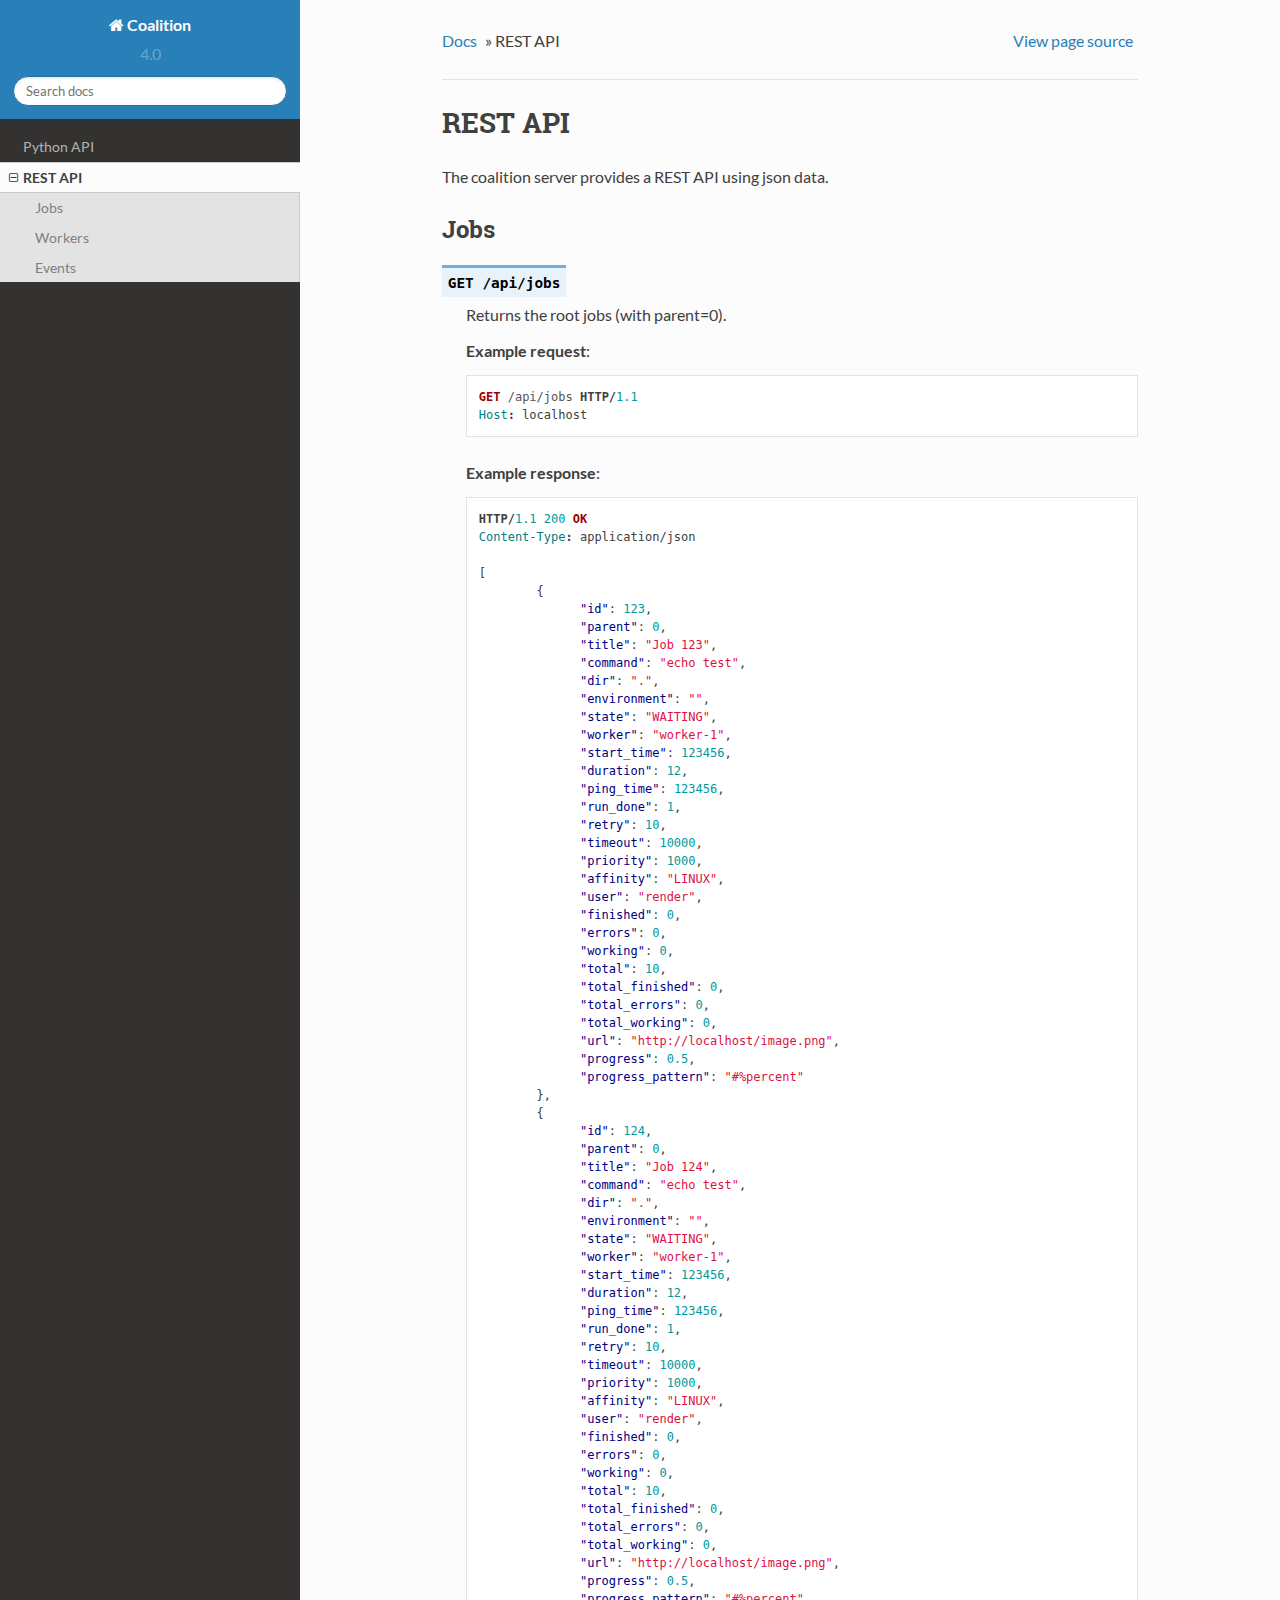
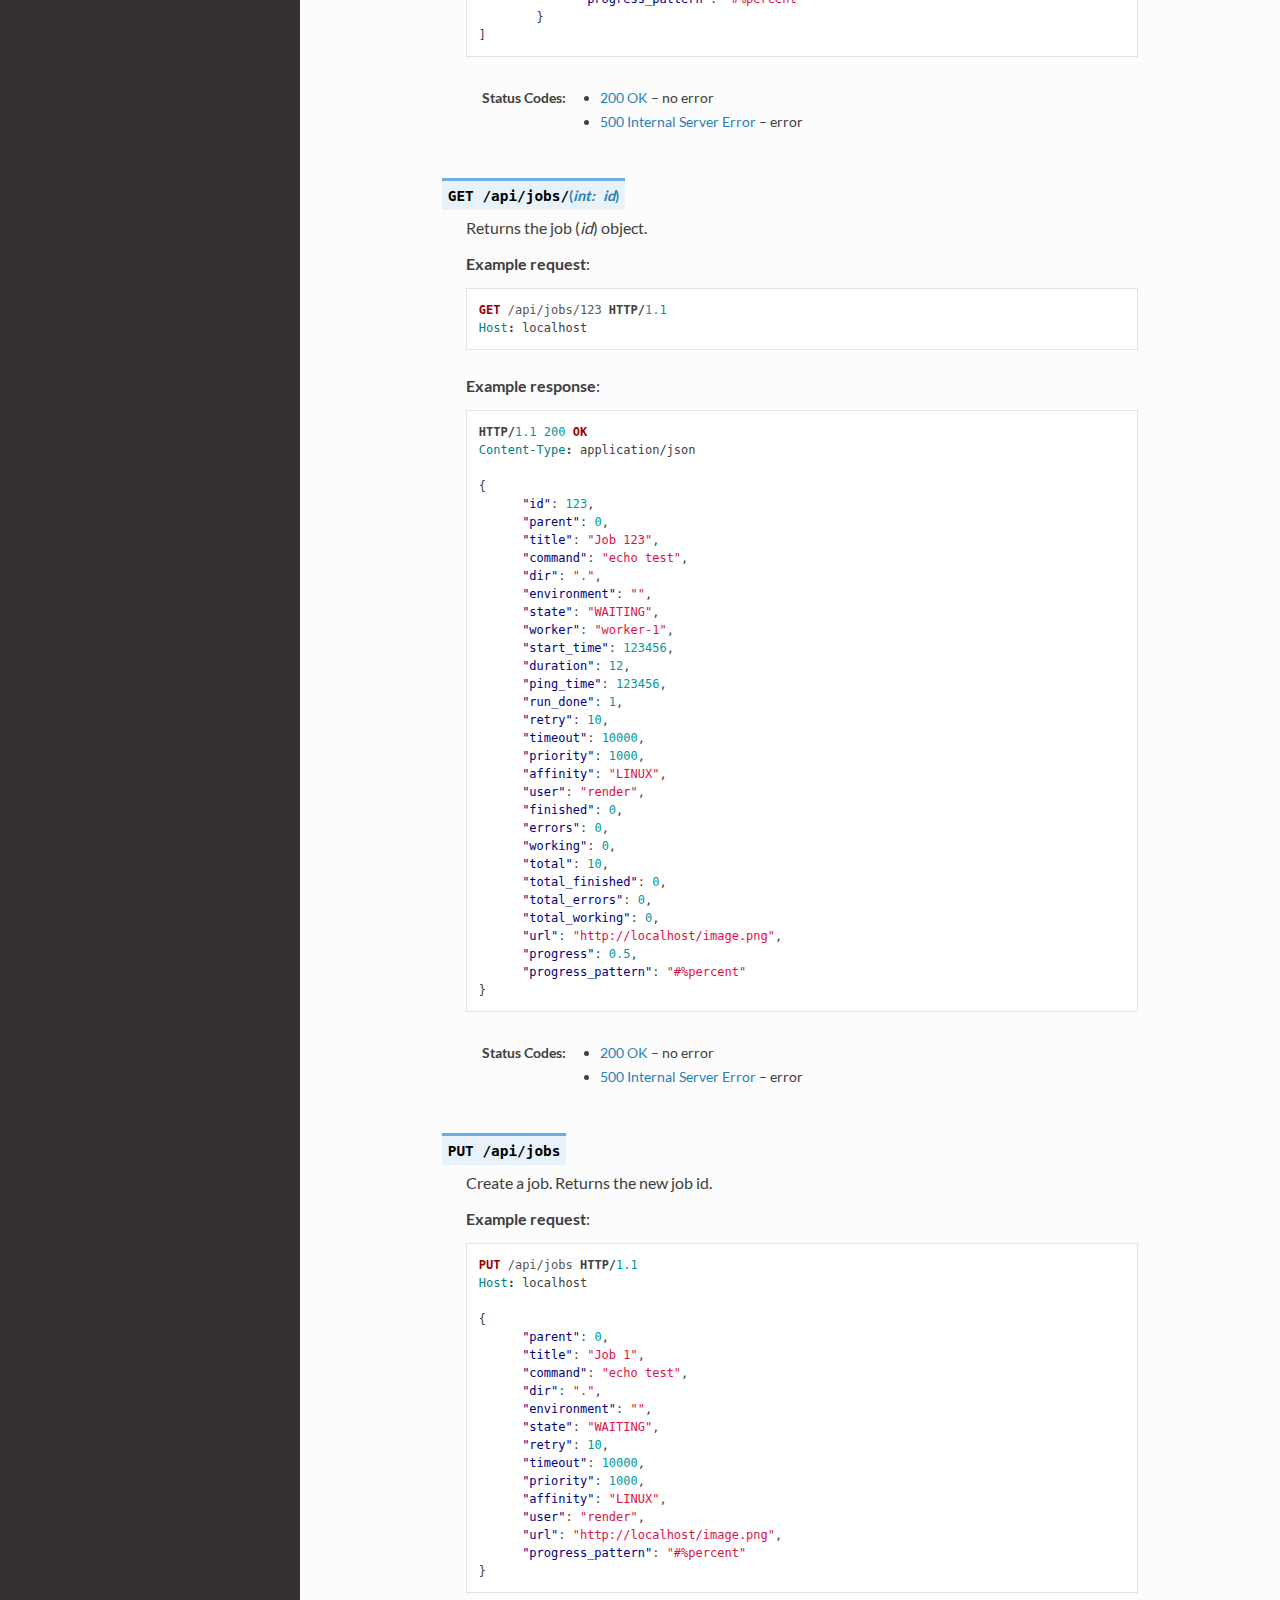
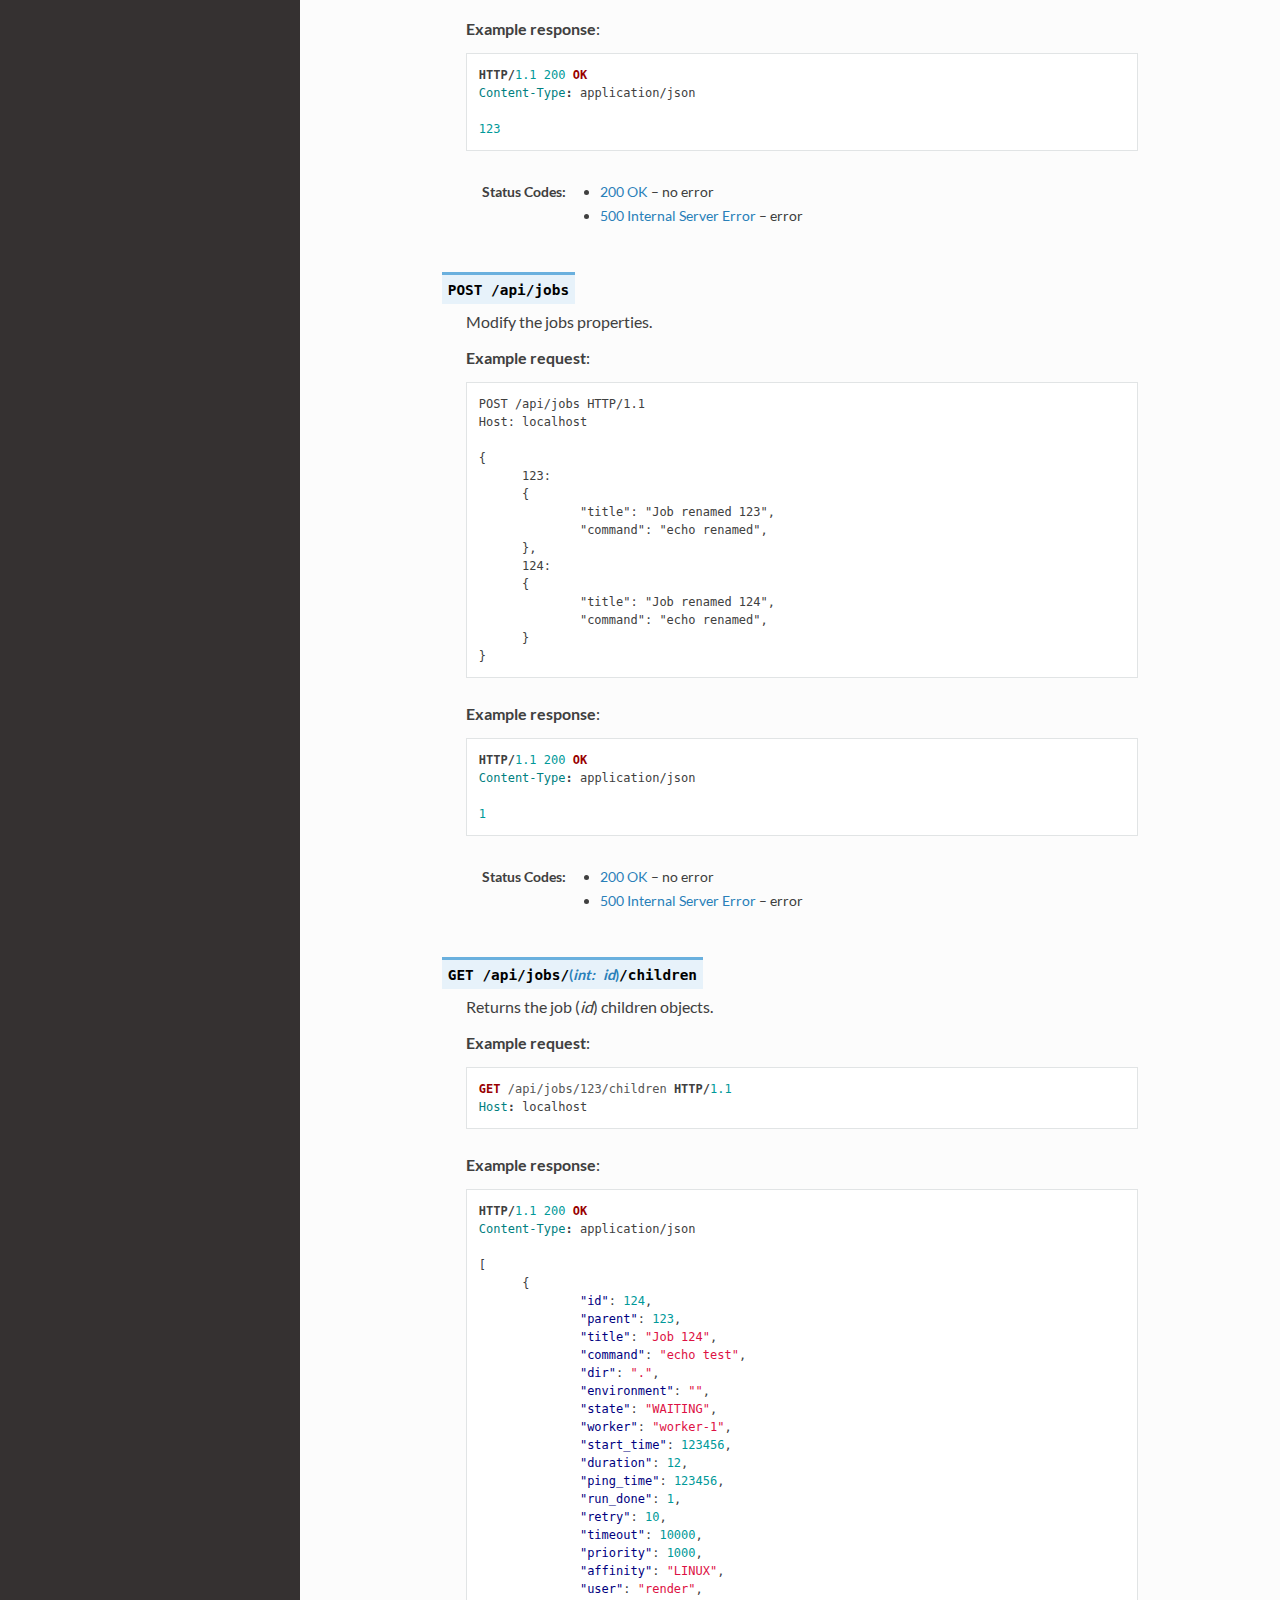
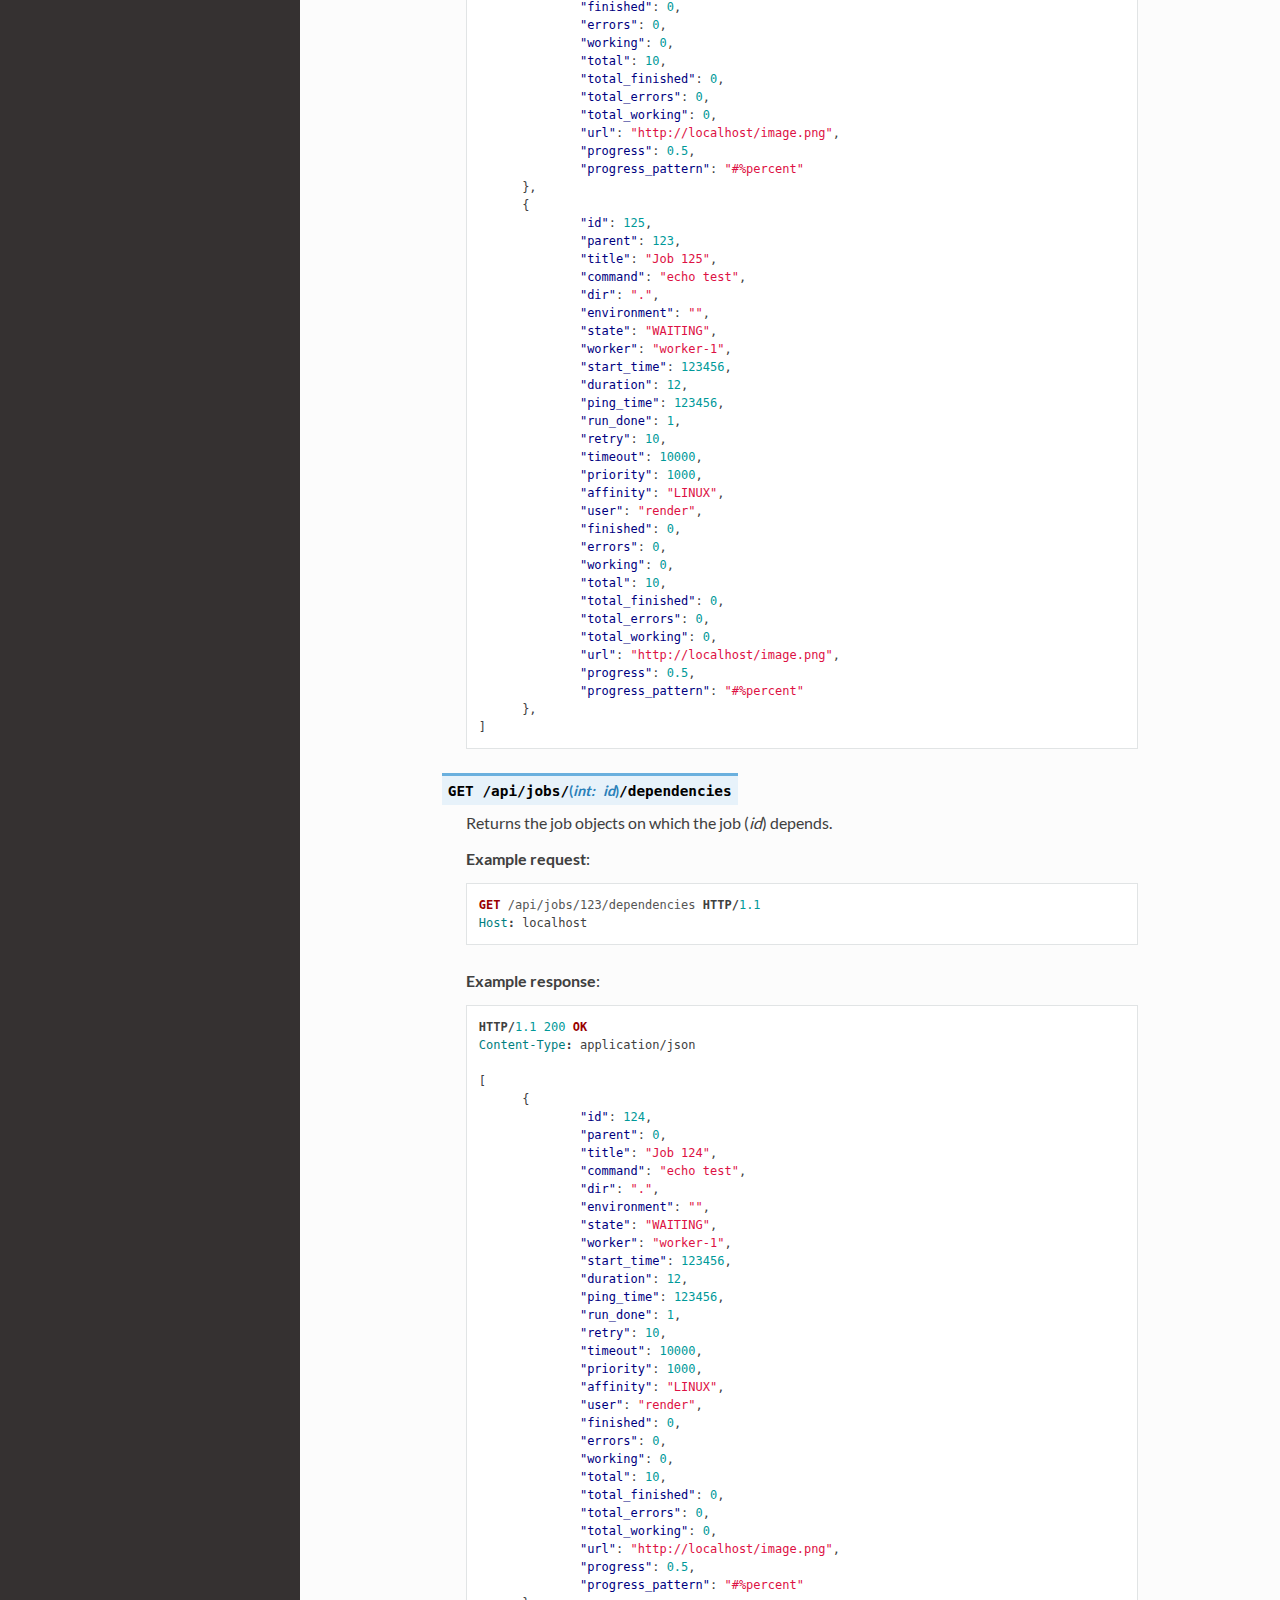
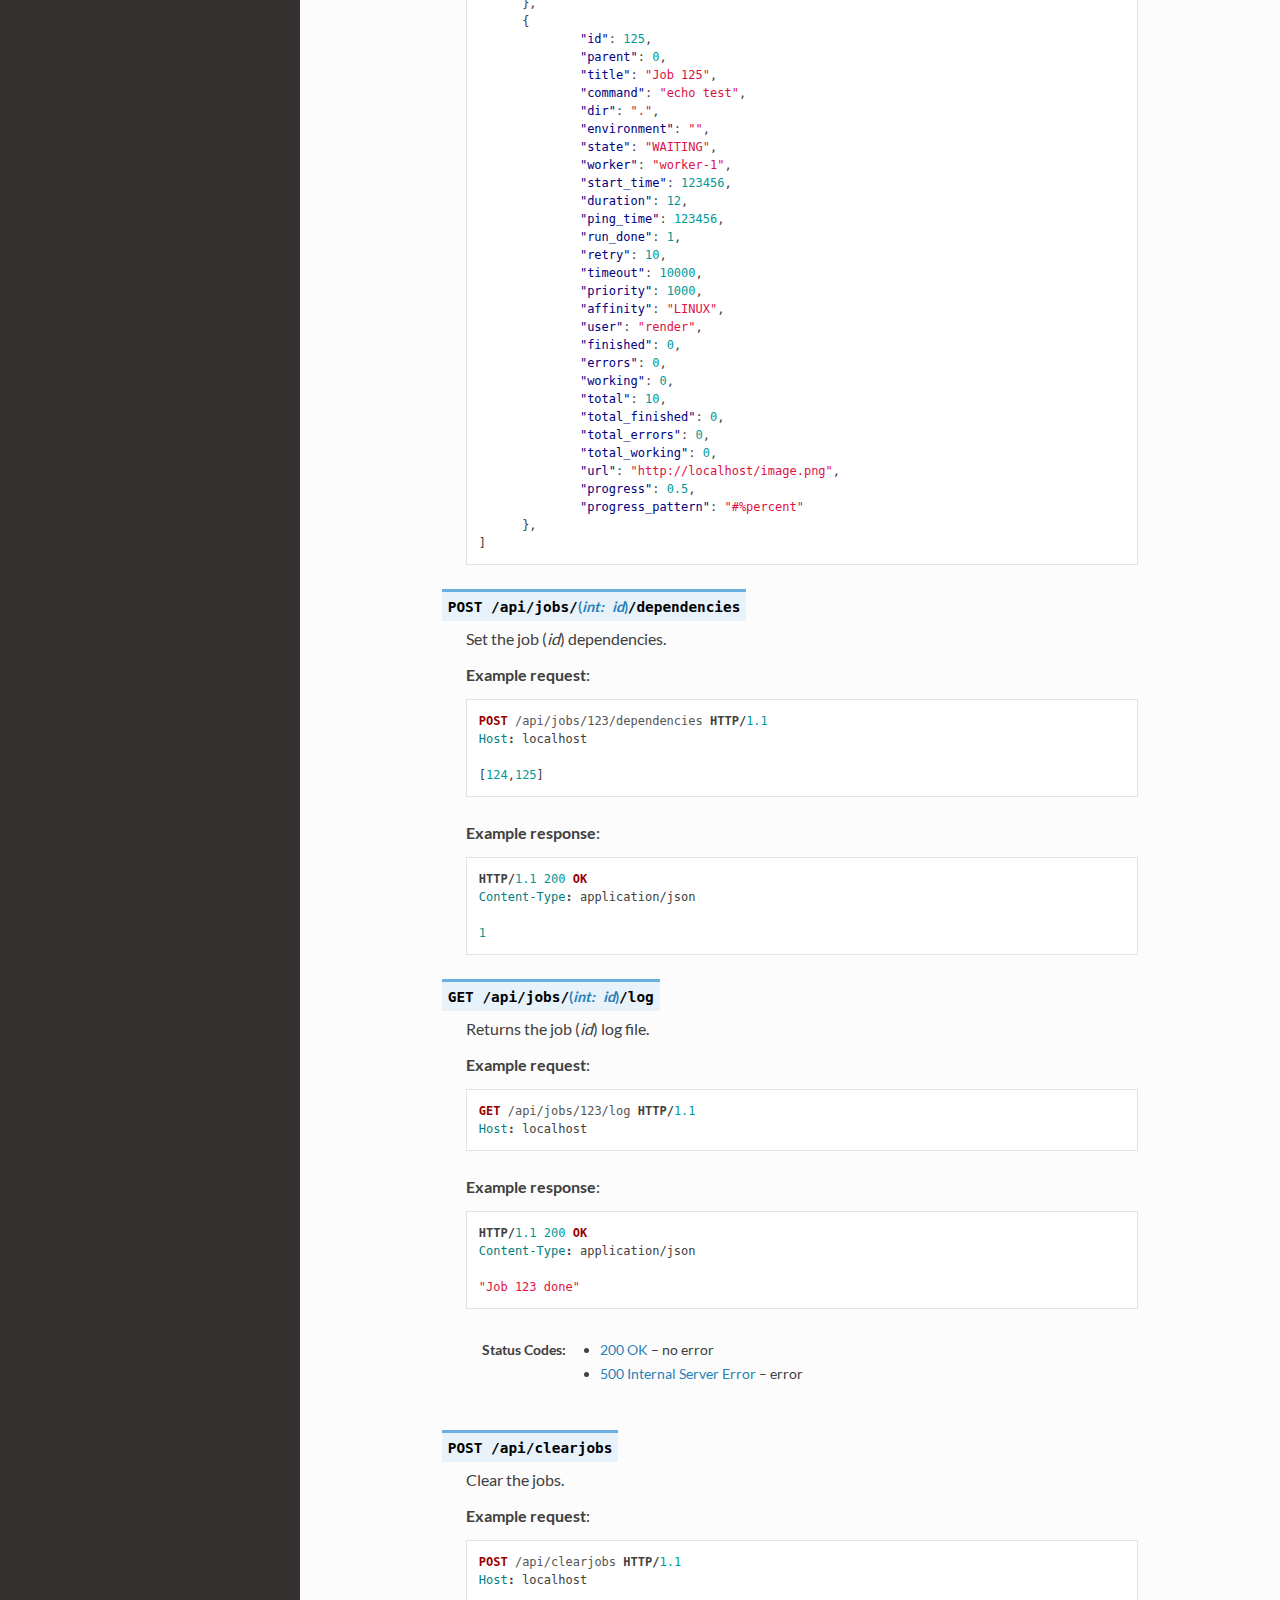
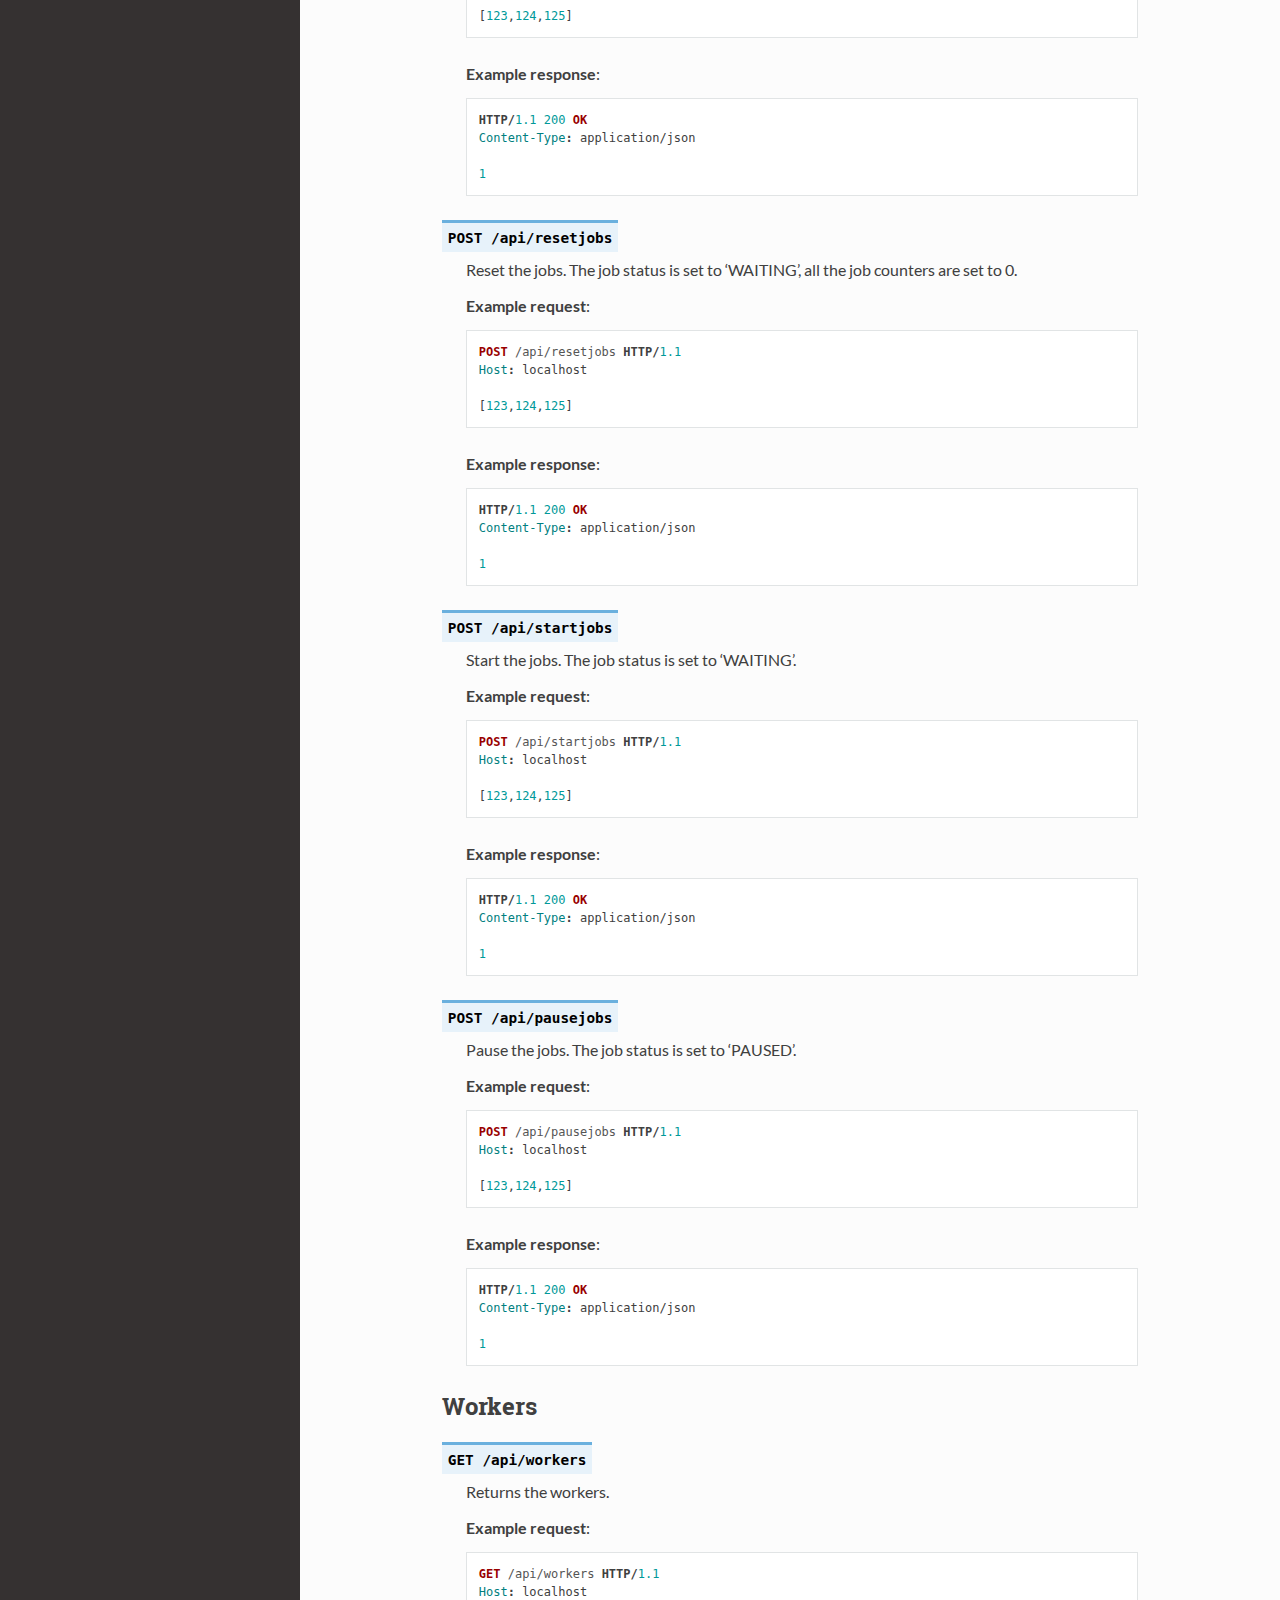
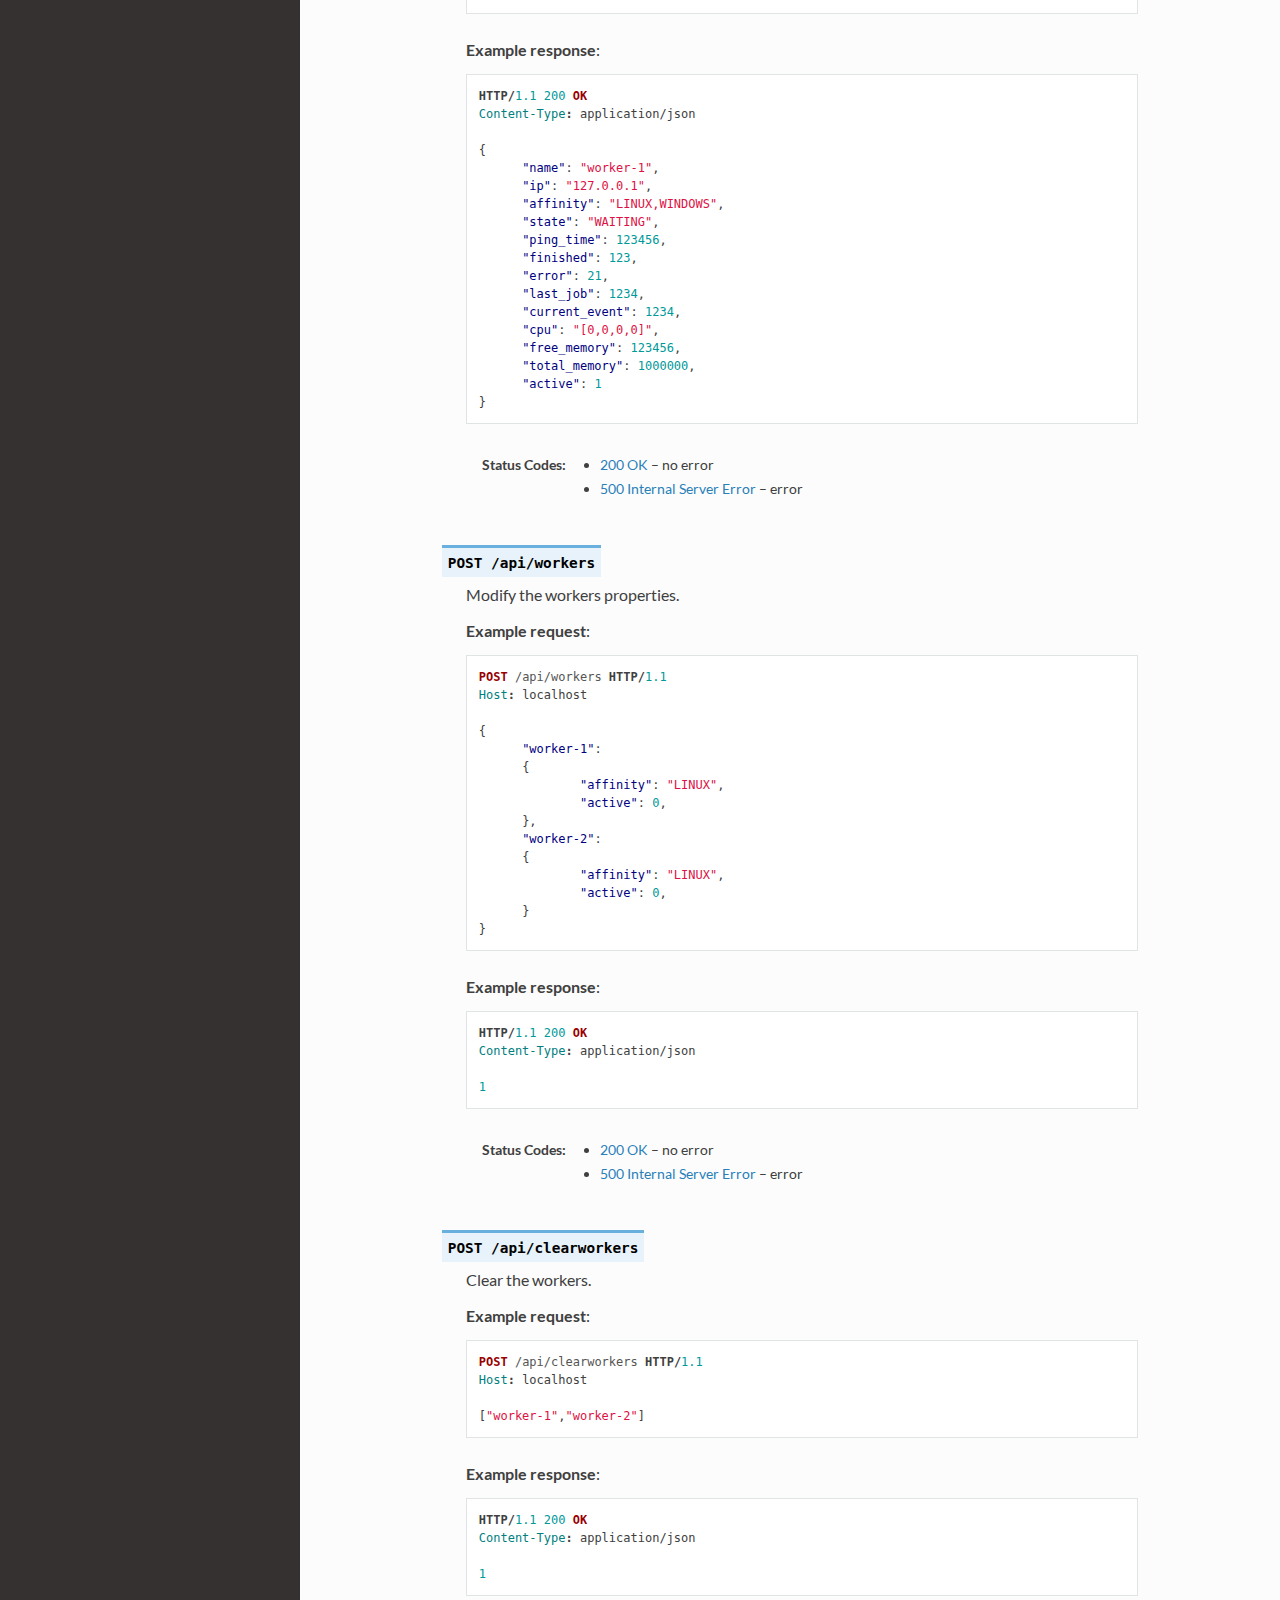
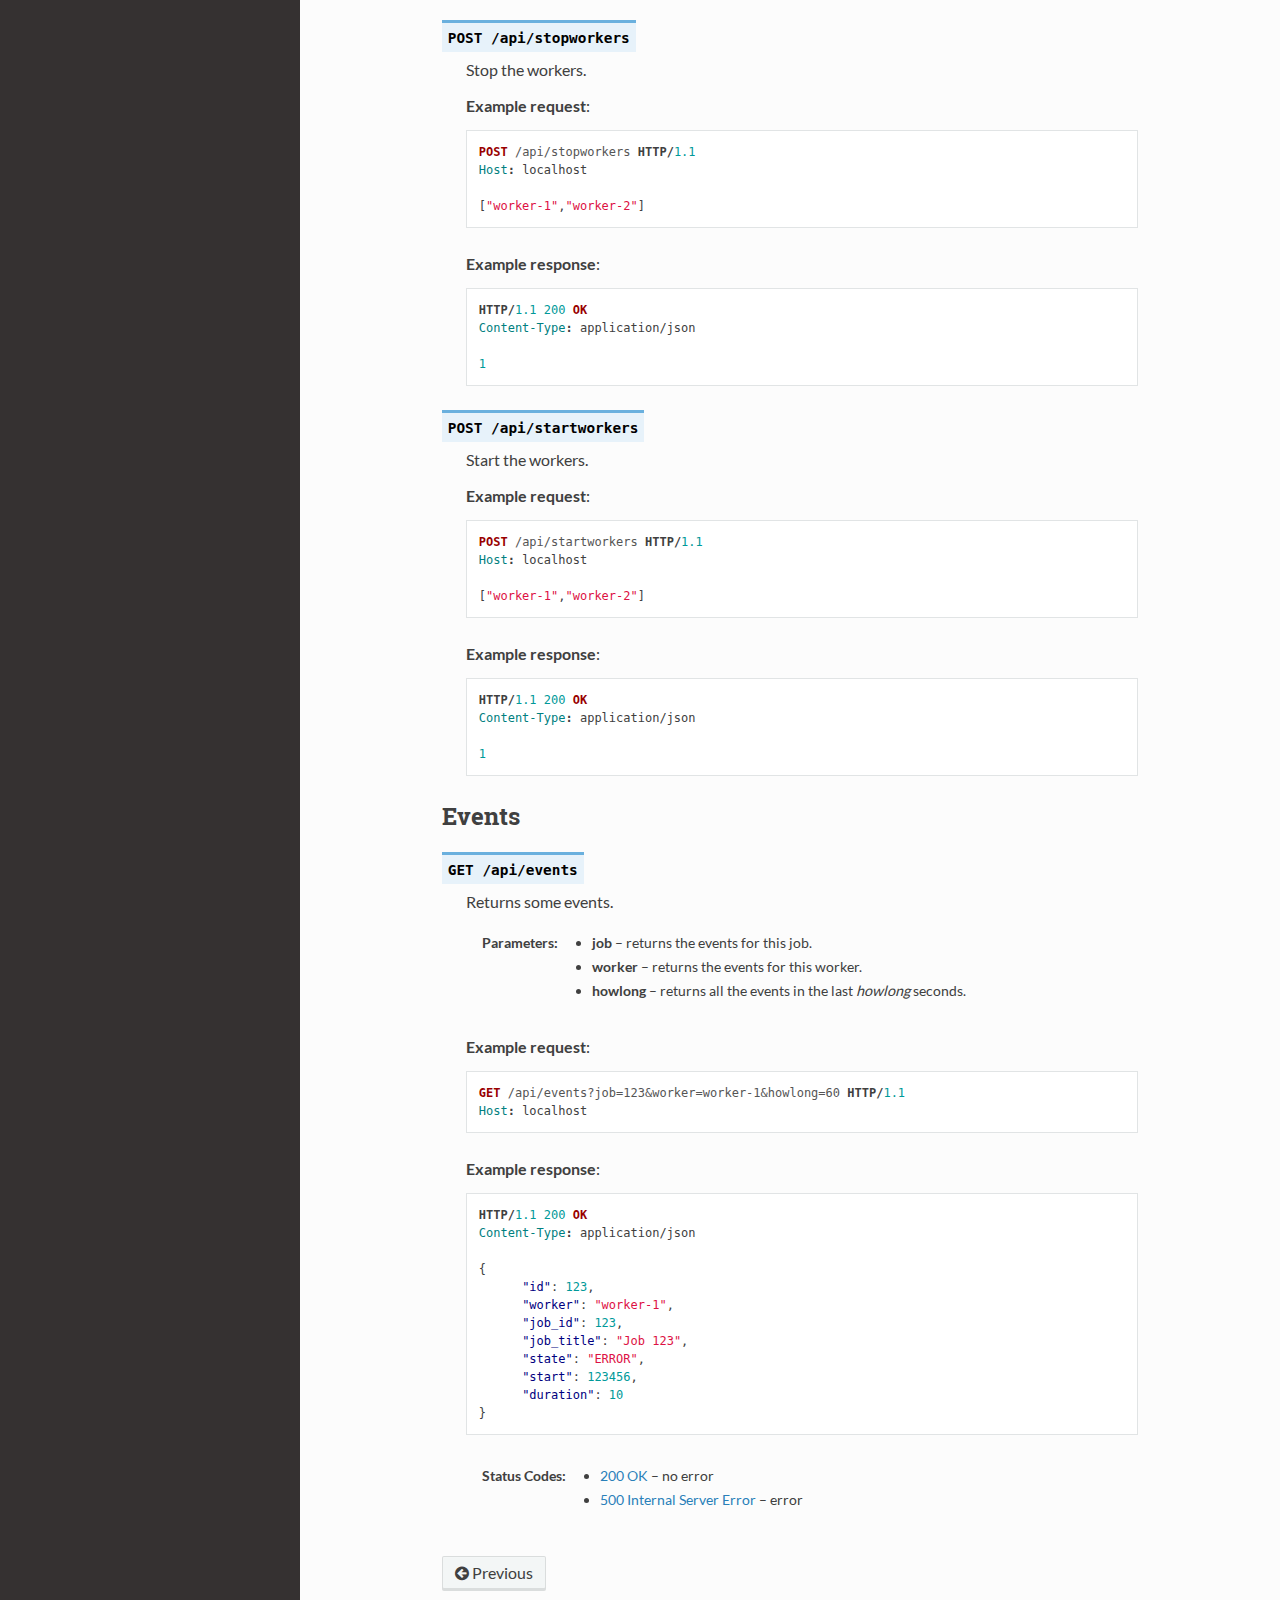
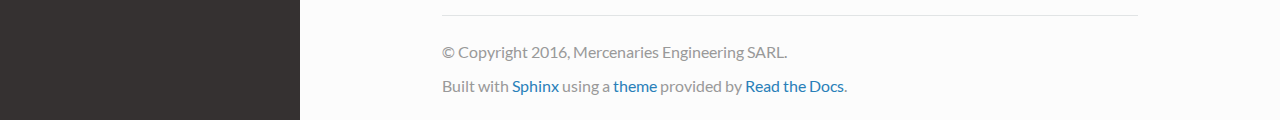
<file: rest_api.html>
<!DOCTYPE html>
<!--[if IE 8]><html class="no-js lt-ie9" lang="en" > <![endif]-->
<!--[if gt IE 8]><!--> <html class="no-js" lang="en" > <!--<![endif]-->
<head>
  <meta charset="utf-8">
  
  <meta name="viewport" content="width=device-width, initial-scale=1.0">
  
  <title>REST API &mdash; Coalition 4.0 documentation</title>
  

  
  

  

  
  
    

  

  
  
    <link rel="stylesheet" href="_static/css/theme.css" type="text/css" />
  

  

  
    <link rel="top" title="Coalition 4.0 documentation" href="index.html"/>
        <link rel="prev" title="Python API" href="python_api.html"/> 

  
  <script src="_static/js/modernizr.min.js"></script>

</head>

<body class="wy-body-for-nav" role="document">

  <div class="wy-grid-for-nav">

    
    <nav data-toggle="wy-nav-shift" class="wy-nav-side">
      <div class="wy-side-scroll">
        <div class="wy-side-nav-search">
          

          
            <a href="index.html" class="icon icon-home"> Coalition
          

          
          </a>

          
            
            
              <div class="version">
                4.0
              </div>
            
          

          
<div role="search">
  <form id="rtd-search-form" class="wy-form" action="search.html" method="get">
    <input type="text" name="q" placeholder="Search docs" />
    <input type="hidden" name="check_keywords" value="yes" />
    <input type="hidden" name="area" value="default" />
  </form>
</div>

          
        </div>

        <div class="wy-menu wy-menu-vertical" data-spy="affix" role="navigation" aria-label="main navigation">
          
            
            
                <ul class="current">
<li class="toctree-l1"><a class="reference internal" href="python_api.html">Python API</a></li>
<li class="toctree-l1 current"><a class="current reference internal" href="">REST API</a><ul>
<li class="toctree-l2"><a class="reference internal" href="#jobs">Jobs</a></li>
<li class="toctree-l2"><a class="reference internal" href="#workers">Workers</a></li>
<li class="toctree-l2"><a class="reference internal" href="#events">Events</a></li>
</ul>
</li>
</ul>

            
          
        </div>
      </div>
    </nav>

    <section data-toggle="wy-nav-shift" class="wy-nav-content-wrap">

      
      <nav class="wy-nav-top" role="navigation" aria-label="top navigation">
        <i data-toggle="wy-nav-top" class="fa fa-bars"></i>
        <a href="index.html">Coalition</a>
      </nav>


      
      <div class="wy-nav-content">
        <div class="rst-content">
          





<div role="navigation" aria-label="breadcrumbs navigation">
  <ul class="wy-breadcrumbs">
    <li><a href="index.html">Docs</a> &raquo;</li>
      
    <li>REST API</li>
      <li class="wy-breadcrumbs-aside">
        
          
            <a href="_sources/rest_api.txt" rel="nofollow"> View page source</a>
          
        
      </li>
  </ul>
  <hr/>
</div>
          <div role="main" class="document" itemscope="itemscope" itemtype="http://schema.org/Article">
           <div itemprop="articleBody">
            
  <div class="section" id="rest-api">
<h1>REST API<a class="headerlink" href="#rest-api" title="Permalink to this headline">¶</a></h1>
<div class="toctree-wrapper compound">
<ul class="simple">
</ul>
</div>
<p>The coalition server provides a REST API using json data.</p>
<div class="section" id="jobs">
<h2>Jobs<a class="headerlink" href="#jobs" title="Permalink to this headline">¶</a></h2>
<dl class="get">
<dt id="get--api-jobs">
<code class="descname">GET </code><code class="descname">/api/jobs</code><a class="headerlink" href="#get--api-jobs" title="Permalink to this definition">¶</a></dt>
<dd><p>Returns the root jobs (with parent=0).</p>
<p><strong>Example request</strong>:</p>
<div class="highlight-http"><div class="highlight"><pre><span class="nf">GET</span> <span class="nn">/api/jobs</span> <span class="kr">HTTP</span><span class="o">/</span><span class="m">1.1</span>
<span class="na">Host</span><span class="o">:</span> <span class="l">localhost</span>
</pre></div>
</div>
<p><strong>Example response</strong>:</p>
<div class="highlight-http"><div class="highlight"><pre><span class="kr">HTTP</span><span class="o">/</span><span class="m">1.1</span> <span class="m">200</span> <span class="ne">OK</span>
<span class="na">Content-Type</span><span class="o">:</span> <span class="l">application/json</span>

<span class="p">[</span>
        <span class="p">{</span>
              <span class="nt">&quot;id&quot;</span><span class="p">:</span> <span class="mi">123</span><span class="p">,</span>
              <span class="nt">&quot;parent&quot;</span><span class="p">:</span> <span class="mi">0</span><span class="p">,</span>
              <span class="nt">&quot;title&quot;</span><span class="p">:</span> <span class="s2">&quot;Job 123&quot;</span><span class="p">,</span>
              <span class="nt">&quot;command&quot;</span><span class="p">:</span> <span class="s2">&quot;echo test&quot;</span><span class="p">,</span>
              <span class="nt">&quot;dir&quot;</span><span class="p">:</span> <span class="s2">&quot;.&quot;</span><span class="p">,</span>
              <span class="nt">&quot;environment&quot;</span><span class="p">:</span> <span class="s2">&quot;&quot;</span><span class="p">,</span>
              <span class="nt">&quot;state&quot;</span><span class="p">:</span> <span class="s2">&quot;WAITING&quot;</span><span class="p">,</span>
              <span class="nt">&quot;worker&quot;</span><span class="p">:</span> <span class="s2">&quot;worker-1&quot;</span><span class="p">,</span>
              <span class="nt">&quot;start_time&quot;</span><span class="p">:</span> <span class="mi">123456</span><span class="p">,</span>
              <span class="nt">&quot;duration&quot;</span><span class="p">:</span> <span class="mi">12</span><span class="p">,</span>
              <span class="nt">&quot;ping_time&quot;</span><span class="p">:</span> <span class="mi">123456</span><span class="p">,</span>
              <span class="nt">&quot;run_done&quot;</span><span class="p">:</span> <span class="mi">1</span><span class="p">,</span>
              <span class="nt">&quot;retry&quot;</span><span class="p">:</span> <span class="mi">10</span><span class="p">,</span>
              <span class="nt">&quot;timeout&quot;</span><span class="p">:</span> <span class="mi">10000</span><span class="p">,</span>
              <span class="nt">&quot;priority&quot;</span><span class="p">:</span> <span class="mi">1000</span><span class="p">,</span>
              <span class="nt">&quot;affinity&quot;</span><span class="p">:</span> <span class="s2">&quot;LINUX&quot;</span><span class="p">,</span>
              <span class="nt">&quot;user&quot;</span><span class="p">:</span> <span class="s2">&quot;render&quot;</span><span class="p">,</span>
              <span class="nt">&quot;finished&quot;</span><span class="p">:</span> <span class="mi">0</span><span class="p">,</span>
              <span class="nt">&quot;errors&quot;</span><span class="p">:</span> <span class="mi">0</span><span class="p">,</span>
              <span class="nt">&quot;working&quot;</span><span class="p">:</span> <span class="mi">0</span><span class="p">,</span>
              <span class="nt">&quot;total&quot;</span><span class="p">:</span> <span class="mi">10</span><span class="p">,</span>
              <span class="nt">&quot;total_finished&quot;</span><span class="p">:</span> <span class="mi">0</span><span class="p">,</span>
              <span class="nt">&quot;total_errors&quot;</span><span class="p">:</span> <span class="mi">0</span><span class="p">,</span>
              <span class="nt">&quot;total_working&quot;</span><span class="p">:</span> <span class="mi">0</span><span class="p">,</span>
              <span class="nt">&quot;url&quot;</span><span class="p">:</span> <span class="s2">&quot;http://localhost/image.png&quot;</span><span class="p">,</span>
              <span class="nt">&quot;progress&quot;</span><span class="p">:</span> <span class="mf">0.5</span><span class="p">,</span>
              <span class="nt">&quot;progress_pattern&quot;</span><span class="p">:</span> <span class="s2">&quot;#%percent&quot;</span>
        <span class="p">},</span>
        <span class="p">{</span>
              <span class="nt">&quot;id&quot;</span><span class="p">:</span> <span class="mi">124</span><span class="p">,</span>
              <span class="nt">&quot;parent&quot;</span><span class="p">:</span> <span class="mi">0</span><span class="p">,</span>
              <span class="nt">&quot;title&quot;</span><span class="p">:</span> <span class="s2">&quot;Job 124&quot;</span><span class="p">,</span>
              <span class="nt">&quot;command&quot;</span><span class="p">:</span> <span class="s2">&quot;echo test&quot;</span><span class="p">,</span>
              <span class="nt">&quot;dir&quot;</span><span class="p">:</span> <span class="s2">&quot;.&quot;</span><span class="p">,</span>
              <span class="nt">&quot;environment&quot;</span><span class="p">:</span> <span class="s2">&quot;&quot;</span><span class="p">,</span>
              <span class="nt">&quot;state&quot;</span><span class="p">:</span> <span class="s2">&quot;WAITING&quot;</span><span class="p">,</span>
              <span class="nt">&quot;worker&quot;</span><span class="p">:</span> <span class="s2">&quot;worker-1&quot;</span><span class="p">,</span>
              <span class="nt">&quot;start_time&quot;</span><span class="p">:</span> <span class="mi">123456</span><span class="p">,</span>
              <span class="nt">&quot;duration&quot;</span><span class="p">:</span> <span class="mi">12</span><span class="p">,</span>
              <span class="nt">&quot;ping_time&quot;</span><span class="p">:</span> <span class="mi">123456</span><span class="p">,</span>
              <span class="nt">&quot;run_done&quot;</span><span class="p">:</span> <span class="mi">1</span><span class="p">,</span>
              <span class="nt">&quot;retry&quot;</span><span class="p">:</span> <span class="mi">10</span><span class="p">,</span>
              <span class="nt">&quot;timeout&quot;</span><span class="p">:</span> <span class="mi">10000</span><span class="p">,</span>
              <span class="nt">&quot;priority&quot;</span><span class="p">:</span> <span class="mi">1000</span><span class="p">,</span>
              <span class="nt">&quot;affinity&quot;</span><span class="p">:</span> <span class="s2">&quot;LINUX&quot;</span><span class="p">,</span>
              <span class="nt">&quot;user&quot;</span><span class="p">:</span> <span class="s2">&quot;render&quot;</span><span class="p">,</span>
              <span class="nt">&quot;finished&quot;</span><span class="p">:</span> <span class="mi">0</span><span class="p">,</span>
              <span class="nt">&quot;errors&quot;</span><span class="p">:</span> <span class="mi">0</span><span class="p">,</span>
              <span class="nt">&quot;working&quot;</span><span class="p">:</span> <span class="mi">0</span><span class="p">,</span>
              <span class="nt">&quot;total&quot;</span><span class="p">:</span> <span class="mi">10</span><span class="p">,</span>
              <span class="nt">&quot;total_finished&quot;</span><span class="p">:</span> <span class="mi">0</span><span class="p">,</span>
              <span class="nt">&quot;total_errors&quot;</span><span class="p">:</span> <span class="mi">0</span><span class="p">,</span>
              <span class="nt">&quot;total_working&quot;</span><span class="p">:</span> <span class="mi">0</span><span class="p">,</span>
              <span class="nt">&quot;url&quot;</span><span class="p">:</span> <span class="s2">&quot;http://localhost/image.png&quot;</span><span class="p">,</span>
              <span class="nt">&quot;progress&quot;</span><span class="p">:</span> <span class="mf">0.5</span><span class="p">,</span>
              <span class="nt">&quot;progress_pattern&quot;</span><span class="p">:</span> <span class="s2">&quot;#%percent&quot;</span>
        <span class="p">}</span>
<span class="p">]</span>
</pre></div>
</div>
<table class="docutils field-list" frame="void" rules="none">
<col class="field-name" />
<col class="field-body" />
<tbody valign="top">
<tr class="field-odd field"><th class="field-name">Status Codes:</th><td class="field-body"><ul class="first last simple">
<li><a class="reference external" href="http://www.w3.org/Protocols/rfc2616/rfc2616-sec10.html#sec10.2.1">200 OK</a> &#8211; no error</li>
<li><a class="reference external" href="http://www.w3.org/Protocols/rfc2616/rfc2616-sec10.html#sec10.5.1">500 Internal Server Error</a> &#8211; error</li>
</ul>
</td>
</tr>
</tbody>
</table>
</dd></dl>

<dl class="get">
<dt id="get--api-jobs-(int-id)">
<code class="descname">GET </code><code class="descname">/api/jobs/</code><span class="sig-paren">(</span><em class="property">int: </em><em>id</em><span class="sig-paren">)</span><a class="headerlink" href="#get--api-jobs-(int-id)" title="Permalink to this definition">¶</a></dt>
<dd><p>Returns the job (<cite>id</cite>) object.</p>
<p><strong>Example request</strong>:</p>
<div class="highlight-http"><div class="highlight"><pre><span class="nf">GET</span> <span class="nn">/api/jobs/123</span> <span class="kr">HTTP</span><span class="o">/</span><span class="m">1.1</span>
<span class="na">Host</span><span class="o">:</span> <span class="l">localhost</span>
</pre></div>
</div>
<p><strong>Example response</strong>:</p>
<div class="highlight-http"><div class="highlight"><pre><span class="kr">HTTP</span><span class="o">/</span><span class="m">1.1</span> <span class="m">200</span> <span class="ne">OK</span>
<span class="na">Content-Type</span><span class="o">:</span> <span class="l">application/json</span>

<span class="p">{</span>
      <span class="nt">&quot;id&quot;</span><span class="p">:</span> <span class="mi">123</span><span class="p">,</span>
      <span class="nt">&quot;parent&quot;</span><span class="p">:</span> <span class="mi">0</span><span class="p">,</span>
      <span class="nt">&quot;title&quot;</span><span class="p">:</span> <span class="s2">&quot;Job 123&quot;</span><span class="p">,</span>
      <span class="nt">&quot;command&quot;</span><span class="p">:</span> <span class="s2">&quot;echo test&quot;</span><span class="p">,</span>
      <span class="nt">&quot;dir&quot;</span><span class="p">:</span> <span class="s2">&quot;.&quot;</span><span class="p">,</span>
      <span class="nt">&quot;environment&quot;</span><span class="p">:</span> <span class="s2">&quot;&quot;</span><span class="p">,</span>
      <span class="nt">&quot;state&quot;</span><span class="p">:</span> <span class="s2">&quot;WAITING&quot;</span><span class="p">,</span>
      <span class="nt">&quot;worker&quot;</span><span class="p">:</span> <span class="s2">&quot;worker-1&quot;</span><span class="p">,</span>
      <span class="nt">&quot;start_time&quot;</span><span class="p">:</span> <span class="mi">123456</span><span class="p">,</span>
      <span class="nt">&quot;duration&quot;</span><span class="p">:</span> <span class="mi">12</span><span class="p">,</span>
      <span class="nt">&quot;ping_time&quot;</span><span class="p">:</span> <span class="mi">123456</span><span class="p">,</span>
      <span class="nt">&quot;run_done&quot;</span><span class="p">:</span> <span class="mi">1</span><span class="p">,</span>
      <span class="nt">&quot;retry&quot;</span><span class="p">:</span> <span class="mi">10</span><span class="p">,</span>
      <span class="nt">&quot;timeout&quot;</span><span class="p">:</span> <span class="mi">10000</span><span class="p">,</span>
      <span class="nt">&quot;priority&quot;</span><span class="p">:</span> <span class="mi">1000</span><span class="p">,</span>
      <span class="nt">&quot;affinity&quot;</span><span class="p">:</span> <span class="s2">&quot;LINUX&quot;</span><span class="p">,</span>
      <span class="nt">&quot;user&quot;</span><span class="p">:</span> <span class="s2">&quot;render&quot;</span><span class="p">,</span>
      <span class="nt">&quot;finished&quot;</span><span class="p">:</span> <span class="mi">0</span><span class="p">,</span>
      <span class="nt">&quot;errors&quot;</span><span class="p">:</span> <span class="mi">0</span><span class="p">,</span>
      <span class="nt">&quot;working&quot;</span><span class="p">:</span> <span class="mi">0</span><span class="p">,</span>
      <span class="nt">&quot;total&quot;</span><span class="p">:</span> <span class="mi">10</span><span class="p">,</span>
      <span class="nt">&quot;total_finished&quot;</span><span class="p">:</span> <span class="mi">0</span><span class="p">,</span>
      <span class="nt">&quot;total_errors&quot;</span><span class="p">:</span> <span class="mi">0</span><span class="p">,</span>
      <span class="nt">&quot;total_working&quot;</span><span class="p">:</span> <span class="mi">0</span><span class="p">,</span>
      <span class="nt">&quot;url&quot;</span><span class="p">:</span> <span class="s2">&quot;http://localhost/image.png&quot;</span><span class="p">,</span>
      <span class="nt">&quot;progress&quot;</span><span class="p">:</span> <span class="mf">0.5</span><span class="p">,</span>
      <span class="nt">&quot;progress_pattern&quot;</span><span class="p">:</span> <span class="s2">&quot;#%percent&quot;</span>
<span class="p">}</span>
</pre></div>
</div>
<table class="docutils field-list" frame="void" rules="none">
<col class="field-name" />
<col class="field-body" />
<tbody valign="top">
<tr class="field-odd field"><th class="field-name">Status Codes:</th><td class="field-body"><ul class="first last simple">
<li><a class="reference external" href="http://www.w3.org/Protocols/rfc2616/rfc2616-sec10.html#sec10.2.1">200 OK</a> &#8211; no error</li>
<li><a class="reference external" href="http://www.w3.org/Protocols/rfc2616/rfc2616-sec10.html#sec10.5.1">500 Internal Server Error</a> &#8211; error</li>
</ul>
</td>
</tr>
</tbody>
</table>
</dd></dl>

<dl class="put">
<dt id="put--api-jobs">
<code class="descname">PUT </code><code class="descname">/api/jobs</code><a class="headerlink" href="#put--api-jobs" title="Permalink to this definition">¶</a></dt>
<dd><p>Create a job. Returns the new job id.</p>
<p><strong>Example request</strong>:</p>
<div class="highlight-http"><div class="highlight"><pre><span class="nf">PUT</span> <span class="nn">/api/jobs</span> <span class="kr">HTTP</span><span class="o">/</span><span class="m">1.1</span>
<span class="na">Host</span><span class="o">:</span> <span class="l">localhost</span>

<span class="p">{</span>
      <span class="nt">&quot;parent&quot;</span><span class="p">:</span> <span class="mi">0</span><span class="p">,</span>
      <span class="nt">&quot;title&quot;</span><span class="p">:</span> <span class="s2">&quot;Job 1&quot;</span><span class="p">,</span>
      <span class="nt">&quot;command&quot;</span><span class="p">:</span> <span class="s2">&quot;echo test&quot;</span><span class="p">,</span>
      <span class="nt">&quot;dir&quot;</span><span class="p">:</span> <span class="s2">&quot;.&quot;</span><span class="p">,</span>
      <span class="nt">&quot;environment&quot;</span><span class="p">:</span> <span class="s2">&quot;&quot;</span><span class="p">,</span>
      <span class="nt">&quot;state&quot;</span><span class="p">:</span> <span class="s2">&quot;WAITING&quot;</span><span class="p">,</span>
      <span class="nt">&quot;retry&quot;</span><span class="p">:</span> <span class="mi">10</span><span class="p">,</span>
      <span class="nt">&quot;timeout&quot;</span><span class="p">:</span> <span class="mi">10000</span><span class="p">,</span>
      <span class="nt">&quot;priority&quot;</span><span class="p">:</span> <span class="mi">1000</span><span class="p">,</span>
      <span class="nt">&quot;affinity&quot;</span><span class="p">:</span> <span class="s2">&quot;LINUX&quot;</span><span class="p">,</span>
      <span class="nt">&quot;user&quot;</span><span class="p">:</span> <span class="s2">&quot;render&quot;</span><span class="p">,</span>
      <span class="nt">&quot;url&quot;</span><span class="p">:</span> <span class="s2">&quot;http://localhost/image.png&quot;</span><span class="p">,</span>
      <span class="nt">&quot;progress_pattern&quot;</span><span class="p">:</span> <span class="s2">&quot;#%percent&quot;</span>
<span class="p">}</span>
</pre></div>
</div>
<p><strong>Example response</strong>:</p>
<div class="highlight-http"><div class="highlight"><pre><span class="kr">HTTP</span><span class="o">/</span><span class="m">1.1</span> <span class="m">200</span> <span class="ne">OK</span>
<span class="na">Content-Type</span><span class="o">:</span> <span class="l">application/json</span>

<span class="mi">123</span>
</pre></div>
</div>
<table class="docutils field-list" frame="void" rules="none">
<col class="field-name" />
<col class="field-body" />
<tbody valign="top">
<tr class="field-odd field"><th class="field-name">Status Codes:</th><td class="field-body"><ul class="first last simple">
<li><a class="reference external" href="http://www.w3.org/Protocols/rfc2616/rfc2616-sec10.html#sec10.2.1">200 OK</a> &#8211; no error</li>
<li><a class="reference external" href="http://www.w3.org/Protocols/rfc2616/rfc2616-sec10.html#sec10.5.1">500 Internal Server Error</a> &#8211; error</li>
</ul>
</td>
</tr>
</tbody>
</table>
</dd></dl>

<dl class="post">
<dt id="post--api-jobs">
<code class="descname">POST </code><code class="descname">/api/jobs</code><a class="headerlink" href="#post--api-jobs" title="Permalink to this definition">¶</a></dt>
<dd><p>Modify the jobs properties.</p>
<p><strong>Example request</strong>:</p>
<div class="highlight-http"><div class="highlight"><pre>POST /api/jobs HTTP/1.1
Host: localhost

{
      123:
      {
              &quot;title&quot;: &quot;Job renamed 123&quot;,
              &quot;command&quot;: &quot;echo renamed&quot;,
      },
      124:
      {
              &quot;title&quot;: &quot;Job renamed 124&quot;,
              &quot;command&quot;: &quot;echo renamed&quot;,
      }
}
</pre></div>
</div>
<p><strong>Example response</strong>:</p>
<div class="highlight-http"><div class="highlight"><pre><span class="kr">HTTP</span><span class="o">/</span><span class="m">1.1</span> <span class="m">200</span> <span class="ne">OK</span>
<span class="na">Content-Type</span><span class="o">:</span> <span class="l">application/json</span>

<span class="mi">1</span>
</pre></div>
</div>
<table class="docutils field-list" frame="void" rules="none">
<col class="field-name" />
<col class="field-body" />
<tbody valign="top">
<tr class="field-odd field"><th class="field-name">Status Codes:</th><td class="field-body"><ul class="first last simple">
<li><a class="reference external" href="http://www.w3.org/Protocols/rfc2616/rfc2616-sec10.html#sec10.2.1">200 OK</a> &#8211; no error</li>
<li><a class="reference external" href="http://www.w3.org/Protocols/rfc2616/rfc2616-sec10.html#sec10.5.1">500 Internal Server Error</a> &#8211; error</li>
</ul>
</td>
</tr>
</tbody>
</table>
</dd></dl>

<dl class="get">
<dt id="get--api-jobs-(int-id)-children">
<code class="descname">GET </code><code class="descname">/api/jobs/</code><span class="sig-paren">(</span><em class="property">int: </em><em>id</em><span class="sig-paren">)</span><code class="descname">/children</code><a class="headerlink" href="#get--api-jobs-(int-id)-children" title="Permalink to this definition">¶</a></dt>
<dd><p>Returns the job (<cite>id</cite>) children objects.</p>
<p><strong>Example request</strong>:</p>
<div class="highlight-http"><div class="highlight"><pre><span class="nf">GET</span> <span class="nn">/api/jobs/123/children</span> <span class="kr">HTTP</span><span class="o">/</span><span class="m">1.1</span>
<span class="na">Host</span><span class="o">:</span> <span class="l">localhost</span>
</pre></div>
</div>
<p><strong>Example response</strong>:</p>
<div class="highlight-http"><div class="highlight"><pre><span class="kr">HTTP</span><span class="o">/</span><span class="m">1.1</span> <span class="m">200</span> <span class="ne">OK</span>
<span class="na">Content-Type</span><span class="o">:</span> <span class="l">application/json</span>

<span class="p">[</span>
      <span class="p">{</span>
              <span class="nt">&quot;id&quot;</span><span class="p">:</span> <span class="mi">124</span><span class="p">,</span>
              <span class="nt">&quot;parent&quot;</span><span class="p">:</span> <span class="mi">123</span><span class="p">,</span>
              <span class="nt">&quot;title&quot;</span><span class="p">:</span> <span class="s2">&quot;Job 124&quot;</span><span class="p">,</span>
              <span class="nt">&quot;command&quot;</span><span class="p">:</span> <span class="s2">&quot;echo test&quot;</span><span class="p">,</span>
              <span class="nt">&quot;dir&quot;</span><span class="p">:</span> <span class="s2">&quot;.&quot;</span><span class="p">,</span>
              <span class="nt">&quot;environment&quot;</span><span class="p">:</span> <span class="s2">&quot;&quot;</span><span class="p">,</span>
              <span class="nt">&quot;state&quot;</span><span class="p">:</span> <span class="s2">&quot;WAITING&quot;</span><span class="p">,</span>
              <span class="nt">&quot;worker&quot;</span><span class="p">:</span> <span class="s2">&quot;worker-1&quot;</span><span class="p">,</span>
              <span class="nt">&quot;start_time&quot;</span><span class="p">:</span> <span class="mi">123456</span><span class="p">,</span>
              <span class="nt">&quot;duration&quot;</span><span class="p">:</span> <span class="mi">12</span><span class="p">,</span>
              <span class="nt">&quot;ping_time&quot;</span><span class="p">:</span> <span class="mi">123456</span><span class="p">,</span>
              <span class="nt">&quot;run_done&quot;</span><span class="p">:</span> <span class="mi">1</span><span class="p">,</span>
              <span class="nt">&quot;retry&quot;</span><span class="p">:</span> <span class="mi">10</span><span class="p">,</span>
              <span class="nt">&quot;timeout&quot;</span><span class="p">:</span> <span class="mi">10000</span><span class="p">,</span>
              <span class="nt">&quot;priority&quot;</span><span class="p">:</span> <span class="mi">1000</span><span class="p">,</span>
              <span class="nt">&quot;affinity&quot;</span><span class="p">:</span> <span class="s2">&quot;LINUX&quot;</span><span class="p">,</span>
              <span class="nt">&quot;user&quot;</span><span class="p">:</span> <span class="s2">&quot;render&quot;</span><span class="p">,</span>
              <span class="nt">&quot;finished&quot;</span><span class="p">:</span> <span class="mi">0</span><span class="p">,</span>
              <span class="nt">&quot;errors&quot;</span><span class="p">:</span> <span class="mi">0</span><span class="p">,</span>
              <span class="nt">&quot;working&quot;</span><span class="p">:</span> <span class="mi">0</span><span class="p">,</span>
              <span class="nt">&quot;total&quot;</span><span class="p">:</span> <span class="mi">10</span><span class="p">,</span>
              <span class="nt">&quot;total_finished&quot;</span><span class="p">:</span> <span class="mi">0</span><span class="p">,</span>
              <span class="nt">&quot;total_errors&quot;</span><span class="p">:</span> <span class="mi">0</span><span class="p">,</span>
              <span class="nt">&quot;total_working&quot;</span><span class="p">:</span> <span class="mi">0</span><span class="p">,</span>
              <span class="nt">&quot;url&quot;</span><span class="p">:</span> <span class="s2">&quot;http://localhost/image.png&quot;</span><span class="p">,</span>
              <span class="nt">&quot;progress&quot;</span><span class="p">:</span> <span class="mf">0.5</span><span class="p">,</span>
              <span class="nt">&quot;progress_pattern&quot;</span><span class="p">:</span> <span class="s2">&quot;#%percent&quot;</span>
      <span class="p">},</span>
      <span class="p">{</span>
              <span class="nt">&quot;id&quot;</span><span class="p">:</span> <span class="mi">125</span><span class="p">,</span>
              <span class="nt">&quot;parent&quot;</span><span class="p">:</span> <span class="mi">123</span><span class="p">,</span>
              <span class="nt">&quot;title&quot;</span><span class="p">:</span> <span class="s2">&quot;Job 125&quot;</span><span class="p">,</span>
              <span class="nt">&quot;command&quot;</span><span class="p">:</span> <span class="s2">&quot;echo test&quot;</span><span class="p">,</span>
              <span class="nt">&quot;dir&quot;</span><span class="p">:</span> <span class="s2">&quot;.&quot;</span><span class="p">,</span>
              <span class="nt">&quot;environment&quot;</span><span class="p">:</span> <span class="s2">&quot;&quot;</span><span class="p">,</span>
              <span class="nt">&quot;state&quot;</span><span class="p">:</span> <span class="s2">&quot;WAITING&quot;</span><span class="p">,</span>
              <span class="nt">&quot;worker&quot;</span><span class="p">:</span> <span class="s2">&quot;worker-1&quot;</span><span class="p">,</span>
              <span class="nt">&quot;start_time&quot;</span><span class="p">:</span> <span class="mi">123456</span><span class="p">,</span>
              <span class="nt">&quot;duration&quot;</span><span class="p">:</span> <span class="mi">12</span><span class="p">,</span>
              <span class="nt">&quot;ping_time&quot;</span><span class="p">:</span> <span class="mi">123456</span><span class="p">,</span>
              <span class="nt">&quot;run_done&quot;</span><span class="p">:</span> <span class="mi">1</span><span class="p">,</span>
              <span class="nt">&quot;retry&quot;</span><span class="p">:</span> <span class="mi">10</span><span class="p">,</span>
              <span class="nt">&quot;timeout&quot;</span><span class="p">:</span> <span class="mi">10000</span><span class="p">,</span>
              <span class="nt">&quot;priority&quot;</span><span class="p">:</span> <span class="mi">1000</span><span class="p">,</span>
              <span class="nt">&quot;affinity&quot;</span><span class="p">:</span> <span class="s2">&quot;LINUX&quot;</span><span class="p">,</span>
              <span class="nt">&quot;user&quot;</span><span class="p">:</span> <span class="s2">&quot;render&quot;</span><span class="p">,</span>
              <span class="nt">&quot;finished&quot;</span><span class="p">:</span> <span class="mi">0</span><span class="p">,</span>
              <span class="nt">&quot;errors&quot;</span><span class="p">:</span> <span class="mi">0</span><span class="p">,</span>
              <span class="nt">&quot;working&quot;</span><span class="p">:</span> <span class="mi">0</span><span class="p">,</span>
              <span class="nt">&quot;total&quot;</span><span class="p">:</span> <span class="mi">10</span><span class="p">,</span>
              <span class="nt">&quot;total_finished&quot;</span><span class="p">:</span> <span class="mi">0</span><span class="p">,</span>
              <span class="nt">&quot;total_errors&quot;</span><span class="p">:</span> <span class="mi">0</span><span class="p">,</span>
              <span class="nt">&quot;total_working&quot;</span><span class="p">:</span> <span class="mi">0</span><span class="p">,</span>
              <span class="nt">&quot;url&quot;</span><span class="p">:</span> <span class="s2">&quot;http://localhost/image.png&quot;</span><span class="p">,</span>
              <span class="nt">&quot;progress&quot;</span><span class="p">:</span> <span class="mf">0.5</span><span class="p">,</span>
              <span class="nt">&quot;progress_pattern&quot;</span><span class="p">:</span> <span class="s2">&quot;#%percent&quot;</span>
      <span class="p">},</span>
<span class="p">]</span>
</pre></div>
</div>
</dd></dl>

<dl class="get">
<dt id="get--api-jobs-(int-id)-dependencies">
<code class="descname">GET </code><code class="descname">/api/jobs/</code><span class="sig-paren">(</span><em class="property">int: </em><em>id</em><span class="sig-paren">)</span><code class="descname">/dependencies</code><a class="headerlink" href="#get--api-jobs-(int-id)-dependencies" title="Permalink to this definition">¶</a></dt>
<dd><p>Returns the job objects on which the job (<cite>id</cite>) depends.</p>
<p><strong>Example request</strong>:</p>
<div class="highlight-http"><div class="highlight"><pre><span class="nf">GET</span> <span class="nn">/api/jobs/123/dependencies</span> <span class="kr">HTTP</span><span class="o">/</span><span class="m">1.1</span>
<span class="na">Host</span><span class="o">:</span> <span class="l">localhost</span>
</pre></div>
</div>
<p><strong>Example response</strong>:</p>
<div class="highlight-http"><div class="highlight"><pre><span class="kr">HTTP</span><span class="o">/</span><span class="m">1.1</span> <span class="m">200</span> <span class="ne">OK</span>
<span class="na">Content-Type</span><span class="o">:</span> <span class="l">application/json</span>

<span class="p">[</span>
      <span class="p">{</span>
              <span class="nt">&quot;id&quot;</span><span class="p">:</span> <span class="mi">124</span><span class="p">,</span>
              <span class="nt">&quot;parent&quot;</span><span class="p">:</span> <span class="mi">0</span><span class="p">,</span>
              <span class="nt">&quot;title&quot;</span><span class="p">:</span> <span class="s2">&quot;Job 124&quot;</span><span class="p">,</span>
              <span class="nt">&quot;command&quot;</span><span class="p">:</span> <span class="s2">&quot;echo test&quot;</span><span class="p">,</span>
              <span class="nt">&quot;dir&quot;</span><span class="p">:</span> <span class="s2">&quot;.&quot;</span><span class="p">,</span>
              <span class="nt">&quot;environment&quot;</span><span class="p">:</span> <span class="s2">&quot;&quot;</span><span class="p">,</span>
              <span class="nt">&quot;state&quot;</span><span class="p">:</span> <span class="s2">&quot;WAITING&quot;</span><span class="p">,</span>
              <span class="nt">&quot;worker&quot;</span><span class="p">:</span> <span class="s2">&quot;worker-1&quot;</span><span class="p">,</span>
              <span class="nt">&quot;start_time&quot;</span><span class="p">:</span> <span class="mi">123456</span><span class="p">,</span>
              <span class="nt">&quot;duration&quot;</span><span class="p">:</span> <span class="mi">12</span><span class="p">,</span>
              <span class="nt">&quot;ping_time&quot;</span><span class="p">:</span> <span class="mi">123456</span><span class="p">,</span>
              <span class="nt">&quot;run_done&quot;</span><span class="p">:</span> <span class="mi">1</span><span class="p">,</span>
              <span class="nt">&quot;retry&quot;</span><span class="p">:</span> <span class="mi">10</span><span class="p">,</span>
              <span class="nt">&quot;timeout&quot;</span><span class="p">:</span> <span class="mi">10000</span><span class="p">,</span>
              <span class="nt">&quot;priority&quot;</span><span class="p">:</span> <span class="mi">1000</span><span class="p">,</span>
              <span class="nt">&quot;affinity&quot;</span><span class="p">:</span> <span class="s2">&quot;LINUX&quot;</span><span class="p">,</span>
              <span class="nt">&quot;user&quot;</span><span class="p">:</span> <span class="s2">&quot;render&quot;</span><span class="p">,</span>
              <span class="nt">&quot;finished&quot;</span><span class="p">:</span> <span class="mi">0</span><span class="p">,</span>
              <span class="nt">&quot;errors&quot;</span><span class="p">:</span> <span class="mi">0</span><span class="p">,</span>
              <span class="nt">&quot;working&quot;</span><span class="p">:</span> <span class="mi">0</span><span class="p">,</span>
              <span class="nt">&quot;total&quot;</span><span class="p">:</span> <span class="mi">10</span><span class="p">,</span>
              <span class="nt">&quot;total_finished&quot;</span><span class="p">:</span> <span class="mi">0</span><span class="p">,</span>
              <span class="nt">&quot;total_errors&quot;</span><span class="p">:</span> <span class="mi">0</span><span class="p">,</span>
              <span class="nt">&quot;total_working&quot;</span><span class="p">:</span> <span class="mi">0</span><span class="p">,</span>
              <span class="nt">&quot;url&quot;</span><span class="p">:</span> <span class="s2">&quot;http://localhost/image.png&quot;</span><span class="p">,</span>
              <span class="nt">&quot;progress&quot;</span><span class="p">:</span> <span class="mf">0.5</span><span class="p">,</span>
              <span class="nt">&quot;progress_pattern&quot;</span><span class="p">:</span> <span class="s2">&quot;#%percent&quot;</span>
      <span class="p">},</span>
      <span class="p">{</span>
              <span class="nt">&quot;id&quot;</span><span class="p">:</span> <span class="mi">125</span><span class="p">,</span>
              <span class="nt">&quot;parent&quot;</span><span class="p">:</span> <span class="mi">0</span><span class="p">,</span>
              <span class="nt">&quot;title&quot;</span><span class="p">:</span> <span class="s2">&quot;Job 125&quot;</span><span class="p">,</span>
              <span class="nt">&quot;command&quot;</span><span class="p">:</span> <span class="s2">&quot;echo test&quot;</span><span class="p">,</span>
              <span class="nt">&quot;dir&quot;</span><span class="p">:</span> <span class="s2">&quot;.&quot;</span><span class="p">,</span>
              <span class="nt">&quot;environment&quot;</span><span class="p">:</span> <span class="s2">&quot;&quot;</span><span class="p">,</span>
              <span class="nt">&quot;state&quot;</span><span class="p">:</span> <span class="s2">&quot;WAITING&quot;</span><span class="p">,</span>
              <span class="nt">&quot;worker&quot;</span><span class="p">:</span> <span class="s2">&quot;worker-1&quot;</span><span class="p">,</span>
              <span class="nt">&quot;start_time&quot;</span><span class="p">:</span> <span class="mi">123456</span><span class="p">,</span>
              <span class="nt">&quot;duration&quot;</span><span class="p">:</span> <span class="mi">12</span><span class="p">,</span>
              <span class="nt">&quot;ping_time&quot;</span><span class="p">:</span> <span class="mi">123456</span><span class="p">,</span>
              <span class="nt">&quot;run_done&quot;</span><span class="p">:</span> <span class="mi">1</span><span class="p">,</span>
              <span class="nt">&quot;retry&quot;</span><span class="p">:</span> <span class="mi">10</span><span class="p">,</span>
              <span class="nt">&quot;timeout&quot;</span><span class="p">:</span> <span class="mi">10000</span><span class="p">,</span>
              <span class="nt">&quot;priority&quot;</span><span class="p">:</span> <span class="mi">1000</span><span class="p">,</span>
              <span class="nt">&quot;affinity&quot;</span><span class="p">:</span> <span class="s2">&quot;LINUX&quot;</span><span class="p">,</span>
              <span class="nt">&quot;user&quot;</span><span class="p">:</span> <span class="s2">&quot;render&quot;</span><span class="p">,</span>
              <span class="nt">&quot;finished&quot;</span><span class="p">:</span> <span class="mi">0</span><span class="p">,</span>
              <span class="nt">&quot;errors&quot;</span><span class="p">:</span> <span class="mi">0</span><span class="p">,</span>
              <span class="nt">&quot;working&quot;</span><span class="p">:</span> <span class="mi">0</span><span class="p">,</span>
              <span class="nt">&quot;total&quot;</span><span class="p">:</span> <span class="mi">10</span><span class="p">,</span>
              <span class="nt">&quot;total_finished&quot;</span><span class="p">:</span> <span class="mi">0</span><span class="p">,</span>
              <span class="nt">&quot;total_errors&quot;</span><span class="p">:</span> <span class="mi">0</span><span class="p">,</span>
              <span class="nt">&quot;total_working&quot;</span><span class="p">:</span> <span class="mi">0</span><span class="p">,</span>
              <span class="nt">&quot;url&quot;</span><span class="p">:</span> <span class="s2">&quot;http://localhost/image.png&quot;</span><span class="p">,</span>
              <span class="nt">&quot;progress&quot;</span><span class="p">:</span> <span class="mf">0.5</span><span class="p">,</span>
              <span class="nt">&quot;progress_pattern&quot;</span><span class="p">:</span> <span class="s2">&quot;#%percent&quot;</span>
      <span class="p">},</span>
<span class="p">]</span>
</pre></div>
</div>
</dd></dl>

<dl class="post">
<dt id="post--api-jobs-(int-id)-dependencies">
<code class="descname">POST </code><code class="descname">/api/jobs/</code><span class="sig-paren">(</span><em class="property">int: </em><em>id</em><span class="sig-paren">)</span><code class="descname">/dependencies</code><a class="headerlink" href="#post--api-jobs-(int-id)-dependencies" title="Permalink to this definition">¶</a></dt>
<dd><p>Set the job (<cite>id</cite>) dependencies.</p>
<p><strong>Example request</strong>:</p>
<div class="highlight-http"><div class="highlight"><pre><span class="nf">POST</span> <span class="nn">/api/jobs/123/dependencies</span> <span class="kr">HTTP</span><span class="o">/</span><span class="m">1.1</span>
<span class="na">Host</span><span class="o">:</span> <span class="l">localhost</span>

<span class="p">[</span><span class="mi">124</span><span class="p">,</span><span class="mi">125</span><span class="p">]</span>
</pre></div>
</div>
<p><strong>Example response</strong>:</p>
<div class="highlight-http"><div class="highlight"><pre><span class="kr">HTTP</span><span class="o">/</span><span class="m">1.1</span> <span class="m">200</span> <span class="ne">OK</span>
<span class="na">Content-Type</span><span class="o">:</span> <span class="l">application/json</span>

<span class="mi">1</span>
</pre></div>
</div>
</dd></dl>

<dl class="get">
<dt id="get--api-jobs-(int-id)-log">
<code class="descname">GET </code><code class="descname">/api/jobs/</code><span class="sig-paren">(</span><em class="property">int: </em><em>id</em><span class="sig-paren">)</span><code class="descname">/log</code><a class="headerlink" href="#get--api-jobs-(int-id)-log" title="Permalink to this definition">¶</a></dt>
<dd><p>Returns the job (<cite>id</cite>) log file.</p>
<p><strong>Example request</strong>:</p>
<div class="highlight-http"><div class="highlight"><pre><span class="nf">GET</span> <span class="nn">/api/jobs/123/log</span> <span class="kr">HTTP</span><span class="o">/</span><span class="m">1.1</span>
<span class="na">Host</span><span class="o">:</span> <span class="l">localhost</span>
</pre></div>
</div>
<p><strong>Example response</strong>:</p>
<div class="highlight-http"><div class="highlight"><pre><span class="kr">HTTP</span><span class="o">/</span><span class="m">1.1</span> <span class="m">200</span> <span class="ne">OK</span>
<span class="na">Content-Type</span><span class="o">:</span> <span class="l">application/json</span>

<span class="s2">&quot;Job 123 done&quot;</span>
</pre></div>
</div>
<table class="docutils field-list" frame="void" rules="none">
<col class="field-name" />
<col class="field-body" />
<tbody valign="top">
<tr class="field-odd field"><th class="field-name">Status Codes:</th><td class="field-body"><ul class="first last simple">
<li><a class="reference external" href="http://www.w3.org/Protocols/rfc2616/rfc2616-sec10.html#sec10.2.1">200 OK</a> &#8211; no error</li>
<li><a class="reference external" href="http://www.w3.org/Protocols/rfc2616/rfc2616-sec10.html#sec10.5.1">500 Internal Server Error</a> &#8211; error</li>
</ul>
</td>
</tr>
</tbody>
</table>
</dd></dl>

<dl class="post">
<dt id="post--api-clearjobs">
<code class="descname">POST </code><code class="descname">/api/clearjobs</code><a class="headerlink" href="#post--api-clearjobs" title="Permalink to this definition">¶</a></dt>
<dd><p>Clear the jobs.</p>
<p><strong>Example request</strong>:</p>
<div class="highlight-http"><div class="highlight"><pre><span class="nf">POST</span> <span class="nn">/api/clearjobs</span> <span class="kr">HTTP</span><span class="o">/</span><span class="m">1.1</span>
<span class="na">Host</span><span class="o">:</span> <span class="l">localhost</span>

<span class="p">[</span><span class="mi">123</span><span class="p">,</span><span class="mi">124</span><span class="p">,</span><span class="mi">125</span><span class="p">]</span>
</pre></div>
</div>
<p><strong>Example response</strong>:</p>
<div class="highlight-http"><div class="highlight"><pre><span class="kr">HTTP</span><span class="o">/</span><span class="m">1.1</span> <span class="m">200</span> <span class="ne">OK</span>
<span class="na">Content-Type</span><span class="o">:</span> <span class="l">application/json</span>

<span class="mi">1</span>
</pre></div>
</div>
</dd></dl>

<dl class="post">
<dt id="post--api-resetjobs">
<code class="descname">POST </code><code class="descname">/api/resetjobs</code><a class="headerlink" href="#post--api-resetjobs" title="Permalink to this definition">¶</a></dt>
<dd><p>Reset the jobs. The job status is set to &#8216;WAITING&#8217;, all the job counters are set to 0.</p>
<p><strong>Example request</strong>:</p>
<div class="highlight-http"><div class="highlight"><pre><span class="nf">POST</span> <span class="nn">/api/resetjobs</span> <span class="kr">HTTP</span><span class="o">/</span><span class="m">1.1</span>
<span class="na">Host</span><span class="o">:</span> <span class="l">localhost</span>

<span class="p">[</span><span class="mi">123</span><span class="p">,</span><span class="mi">124</span><span class="p">,</span><span class="mi">125</span><span class="p">]</span>
</pre></div>
</div>
<p><strong>Example response</strong>:</p>
<div class="highlight-http"><div class="highlight"><pre><span class="kr">HTTP</span><span class="o">/</span><span class="m">1.1</span> <span class="m">200</span> <span class="ne">OK</span>
<span class="na">Content-Type</span><span class="o">:</span> <span class="l">application/json</span>

<span class="mi">1</span>
</pre></div>
</div>
</dd></dl>

<dl class="post">
<dt id="post--api-startjobs">
<code class="descname">POST </code><code class="descname">/api/startjobs</code><a class="headerlink" href="#post--api-startjobs" title="Permalink to this definition">¶</a></dt>
<dd><p>Start the jobs. The job status is set to &#8216;WAITING&#8217;.</p>
<p><strong>Example request</strong>:</p>
<div class="highlight-http"><div class="highlight"><pre><span class="nf">POST</span> <span class="nn">/api/startjobs</span> <span class="kr">HTTP</span><span class="o">/</span><span class="m">1.1</span>
<span class="na">Host</span><span class="o">:</span> <span class="l">localhost</span>

<span class="p">[</span><span class="mi">123</span><span class="p">,</span><span class="mi">124</span><span class="p">,</span><span class="mi">125</span><span class="p">]</span>
</pre></div>
</div>
<p><strong>Example response</strong>:</p>
<div class="highlight-http"><div class="highlight"><pre><span class="kr">HTTP</span><span class="o">/</span><span class="m">1.1</span> <span class="m">200</span> <span class="ne">OK</span>
<span class="na">Content-Type</span><span class="o">:</span> <span class="l">application/json</span>

<span class="mi">1</span>
</pre></div>
</div>
</dd></dl>

<dl class="post">
<dt id="post--api-pausejobs">
<code class="descname">POST </code><code class="descname">/api/pausejobs</code><a class="headerlink" href="#post--api-pausejobs" title="Permalink to this definition">¶</a></dt>
<dd><p>Pause the jobs. The job status is set to &#8216;PAUSED&#8217;.</p>
<p><strong>Example request</strong>:</p>
<div class="highlight-http"><div class="highlight"><pre><span class="nf">POST</span> <span class="nn">/api/pausejobs</span> <span class="kr">HTTP</span><span class="o">/</span><span class="m">1.1</span>
<span class="na">Host</span><span class="o">:</span> <span class="l">localhost</span>

<span class="p">[</span><span class="mi">123</span><span class="p">,</span><span class="mi">124</span><span class="p">,</span><span class="mi">125</span><span class="p">]</span>
</pre></div>
</div>
<p><strong>Example response</strong>:</p>
<div class="highlight-http"><div class="highlight"><pre><span class="kr">HTTP</span><span class="o">/</span><span class="m">1.1</span> <span class="m">200</span> <span class="ne">OK</span>
<span class="na">Content-Type</span><span class="o">:</span> <span class="l">application/json</span>

<span class="mi">1</span>
</pre></div>
</div>
</dd></dl>

</div>
<div class="section" id="workers">
<h2>Workers<a class="headerlink" href="#workers" title="Permalink to this headline">¶</a></h2>
<dl class="get">
<dt id="get--api-workers">
<code class="descname">GET </code><code class="descname">/api/workers</code><a class="headerlink" href="#get--api-workers" title="Permalink to this definition">¶</a></dt>
<dd><p>Returns the workers.</p>
<p><strong>Example request</strong>:</p>
<div class="highlight-http"><div class="highlight"><pre><span class="nf">GET</span> <span class="nn">/api/workers</span> <span class="kr">HTTP</span><span class="o">/</span><span class="m">1.1</span>
<span class="na">Host</span><span class="o">:</span> <span class="l">localhost</span>
</pre></div>
</div>
<p><strong>Example response</strong>:</p>
<div class="highlight-http"><div class="highlight"><pre><span class="kr">HTTP</span><span class="o">/</span><span class="m">1.1</span> <span class="m">200</span> <span class="ne">OK</span>
<span class="na">Content-Type</span><span class="o">:</span> <span class="l">application/json</span>

<span class="p">{</span>
      <span class="nt">&quot;name&quot;</span><span class="p">:</span> <span class="s2">&quot;worker-1&quot;</span><span class="p">,</span>
      <span class="nt">&quot;ip&quot;</span><span class="p">:</span> <span class="s2">&quot;127.0.0.1&quot;</span><span class="p">,</span>
      <span class="nt">&quot;affinity&quot;</span><span class="p">:</span> <span class="s2">&quot;LINUX,WINDOWS&quot;</span><span class="p">,</span>
      <span class="nt">&quot;state&quot;</span><span class="p">:</span> <span class="s2">&quot;WAITING&quot;</span><span class="p">,</span>
      <span class="nt">&quot;ping_time&quot;</span><span class="p">:</span> <span class="mi">123456</span><span class="p">,</span>
      <span class="nt">&quot;finished&quot;</span><span class="p">:</span> <span class="mi">123</span><span class="p">,</span>
      <span class="nt">&quot;error&quot;</span><span class="p">:</span> <span class="mi">21</span><span class="p">,</span>
      <span class="nt">&quot;last_job&quot;</span><span class="p">:</span> <span class="mi">1234</span><span class="p">,</span>
      <span class="nt">&quot;current_event&quot;</span><span class="p">:</span> <span class="mi">1234</span><span class="p">,</span>
      <span class="nt">&quot;cpu&quot;</span><span class="p">:</span> <span class="s2">&quot;[0,0,0,0]&quot;</span><span class="p">,</span>
      <span class="nt">&quot;free_memory&quot;</span><span class="p">:</span> <span class="mi">123456</span><span class="p">,</span>
      <span class="nt">&quot;total_memory&quot;</span><span class="p">:</span> <span class="mi">1000000</span><span class="p">,</span>
      <span class="nt">&quot;active&quot;</span><span class="p">:</span> <span class="mi">1</span>
<span class="p">}</span>
</pre></div>
</div>
<table class="docutils field-list" frame="void" rules="none">
<col class="field-name" />
<col class="field-body" />
<tbody valign="top">
<tr class="field-odd field"><th class="field-name">Status Codes:</th><td class="field-body"><ul class="first last simple">
<li><a class="reference external" href="http://www.w3.org/Protocols/rfc2616/rfc2616-sec10.html#sec10.2.1">200 OK</a> &#8211; no error</li>
<li><a class="reference external" href="http://www.w3.org/Protocols/rfc2616/rfc2616-sec10.html#sec10.5.1">500 Internal Server Error</a> &#8211; error</li>
</ul>
</td>
</tr>
</tbody>
</table>
</dd></dl>

<dl class="post">
<dt id="post--api-workers">
<code class="descname">POST </code><code class="descname">/api/workers</code><a class="headerlink" href="#post--api-workers" title="Permalink to this definition">¶</a></dt>
<dd><p>Modify the workers properties.</p>
<p><strong>Example request</strong>:</p>
<div class="highlight-http"><div class="highlight"><pre><span class="nf">POST</span> <span class="nn">/api/workers</span> <span class="kr">HTTP</span><span class="o">/</span><span class="m">1.1</span>
<span class="na">Host</span><span class="o">:</span> <span class="l">localhost</span>

<span class="p">{</span>
      <span class="nt">&quot;worker-1&quot;</span><span class="p">:</span>
      <span class="p">{</span>
              <span class="nt">&quot;affinity&quot;</span><span class="p">:</span> <span class="s2">&quot;LINUX&quot;</span><span class="p">,</span>
              <span class="nt">&quot;active&quot;</span><span class="p">:</span> <span class="mi">0</span><span class="p">,</span>
      <span class="p">},</span>
      <span class="nt">&quot;worker-2&quot;</span><span class="p">:</span>
      <span class="p">{</span>
              <span class="nt">&quot;affinity&quot;</span><span class="p">:</span> <span class="s2">&quot;LINUX&quot;</span><span class="p">,</span>
              <span class="nt">&quot;active&quot;</span><span class="p">:</span> <span class="mi">0</span><span class="p">,</span>
      <span class="p">}</span>
<span class="p">}</span>
</pre></div>
</div>
<p><strong>Example response</strong>:</p>
<div class="highlight-http"><div class="highlight"><pre><span class="kr">HTTP</span><span class="o">/</span><span class="m">1.1</span> <span class="m">200</span> <span class="ne">OK</span>
<span class="na">Content-Type</span><span class="o">:</span> <span class="l">application/json</span>

<span class="mi">1</span>
</pre></div>
</div>
<table class="docutils field-list" frame="void" rules="none">
<col class="field-name" />
<col class="field-body" />
<tbody valign="top">
<tr class="field-odd field"><th class="field-name">Status Codes:</th><td class="field-body"><ul class="first last simple">
<li><a class="reference external" href="http://www.w3.org/Protocols/rfc2616/rfc2616-sec10.html#sec10.2.1">200 OK</a> &#8211; no error</li>
<li><a class="reference external" href="http://www.w3.org/Protocols/rfc2616/rfc2616-sec10.html#sec10.5.1">500 Internal Server Error</a> &#8211; error</li>
</ul>
</td>
</tr>
</tbody>
</table>
</dd></dl>

<dl class="post">
<dt id="post--api-clearworkers">
<code class="descname">POST </code><code class="descname">/api/clearworkers</code><a class="headerlink" href="#post--api-clearworkers" title="Permalink to this definition">¶</a></dt>
<dd><p>Clear the workers.</p>
<p><strong>Example request</strong>:</p>
<div class="highlight-http"><div class="highlight"><pre><span class="nf">POST</span> <span class="nn">/api/clearworkers</span> <span class="kr">HTTP</span><span class="o">/</span><span class="m">1.1</span>
<span class="na">Host</span><span class="o">:</span> <span class="l">localhost</span>

<span class="p">[</span><span class="s2">&quot;worker-1&quot;</span><span class="p">,</span><span class="s2">&quot;worker-2&quot;</span><span class="p">]</span>
</pre></div>
</div>
<p><strong>Example response</strong>:</p>
<div class="highlight-http"><div class="highlight"><pre><span class="kr">HTTP</span><span class="o">/</span><span class="m">1.1</span> <span class="m">200</span> <span class="ne">OK</span>
<span class="na">Content-Type</span><span class="o">:</span> <span class="l">application/json</span>

<span class="mi">1</span>
</pre></div>
</div>
</dd></dl>

<dl class="post">
<dt id="post--api-stopworkers">
<code class="descname">POST </code><code class="descname">/api/stopworkers</code><a class="headerlink" href="#post--api-stopworkers" title="Permalink to this definition">¶</a></dt>
<dd><p>Stop the workers.</p>
<p><strong>Example request</strong>:</p>
<div class="highlight-http"><div class="highlight"><pre><span class="nf">POST</span> <span class="nn">/api/stopworkers</span> <span class="kr">HTTP</span><span class="o">/</span><span class="m">1.1</span>
<span class="na">Host</span><span class="o">:</span> <span class="l">localhost</span>

<span class="p">[</span><span class="s2">&quot;worker-1&quot;</span><span class="p">,</span><span class="s2">&quot;worker-2&quot;</span><span class="p">]</span>
</pre></div>
</div>
<p><strong>Example response</strong>:</p>
<div class="highlight-http"><div class="highlight"><pre><span class="kr">HTTP</span><span class="o">/</span><span class="m">1.1</span> <span class="m">200</span> <span class="ne">OK</span>
<span class="na">Content-Type</span><span class="o">:</span> <span class="l">application/json</span>

<span class="mi">1</span>
</pre></div>
</div>
</dd></dl>

<dl class="post">
<dt id="post--api-startworkers">
<code class="descname">POST </code><code class="descname">/api/startworkers</code><a class="headerlink" href="#post--api-startworkers" title="Permalink to this definition">¶</a></dt>
<dd><p>Start the workers.</p>
<p><strong>Example request</strong>:</p>
<div class="highlight-http"><div class="highlight"><pre><span class="nf">POST</span> <span class="nn">/api/startworkers</span> <span class="kr">HTTP</span><span class="o">/</span><span class="m">1.1</span>
<span class="na">Host</span><span class="o">:</span> <span class="l">localhost</span>

<span class="p">[</span><span class="s2">&quot;worker-1&quot;</span><span class="p">,</span><span class="s2">&quot;worker-2&quot;</span><span class="p">]</span>
</pre></div>
</div>
<p><strong>Example response</strong>:</p>
<div class="highlight-http"><div class="highlight"><pre><span class="kr">HTTP</span><span class="o">/</span><span class="m">1.1</span> <span class="m">200</span> <span class="ne">OK</span>
<span class="na">Content-Type</span><span class="o">:</span> <span class="l">application/json</span>

<span class="mi">1</span>
</pre></div>
</div>
</dd></dl>

</div>
<div class="section" id="events">
<h2>Events<a class="headerlink" href="#events" title="Permalink to this headline">¶</a></h2>
<dl class="get">
<dt id="get--api-events">
<code class="descname">GET </code><code class="descname">/api/events</code><a class="headerlink" href="#get--api-events" title="Permalink to this definition">¶</a></dt>
<dd><p>Returns some events.</p>
<table class="docutils field-list" frame="void" rules="none">
<col class="field-name" />
<col class="field-body" />
<tbody valign="top">
<tr class="field-odd field"><th class="field-name">Parameters:</th><td class="field-body"><ul class="first last simple">
<li><strong>job</strong> &#8211; returns the events for this job.</li>
<li><strong>worker</strong> &#8211; returns the events for this worker.</li>
<li><strong>howlong</strong> &#8211; returns all the events in the last <cite>howlong</cite> seconds.</li>
</ul>
</td>
</tr>
</tbody>
</table>
<p><strong>Example request</strong>:</p>
<div class="highlight-http"><div class="highlight"><pre><span class="nf">GET</span> <span class="nn">/api/events?job=123&amp;worker=worker-1&amp;howlong=60</span> <span class="kr">HTTP</span><span class="o">/</span><span class="m">1.1</span>
<span class="na">Host</span><span class="o">:</span> <span class="l">localhost</span>
</pre></div>
</div>
<p><strong>Example response</strong>:</p>
<div class="highlight-http"><div class="highlight"><pre><span class="kr">HTTP</span><span class="o">/</span><span class="m">1.1</span> <span class="m">200</span> <span class="ne">OK</span>
<span class="na">Content-Type</span><span class="o">:</span> <span class="l">application/json</span>

<span class="p">{</span>
      <span class="nt">&quot;id&quot;</span><span class="p">:</span> <span class="mi">123</span><span class="p">,</span>
      <span class="nt">&quot;worker&quot;</span><span class="p">:</span> <span class="s2">&quot;worker-1&quot;</span><span class="p">,</span>
      <span class="nt">&quot;job_id&quot;</span><span class="p">:</span> <span class="mi">123</span><span class="p">,</span>
      <span class="nt">&quot;job_title&quot;</span><span class="p">:</span> <span class="s2">&quot;Job 123&quot;</span><span class="p">,</span>
      <span class="nt">&quot;state&quot;</span><span class="p">:</span> <span class="s2">&quot;ERROR&quot;</span><span class="p">,</span>
      <span class="nt">&quot;start&quot;</span><span class="p">:</span> <span class="mi">123456</span><span class="p">,</span>
      <span class="nt">&quot;duration&quot;</span><span class="p">:</span> <span class="mi">10</span>
<span class="p">}</span>
</pre></div>
</div>
<table class="docutils field-list" frame="void" rules="none">
<col class="field-name" />
<col class="field-body" />
<tbody valign="top">
<tr class="field-odd field"><th class="field-name">Status Codes:</th><td class="field-body"><ul class="first last simple">
<li><a class="reference external" href="http://www.w3.org/Protocols/rfc2616/rfc2616-sec10.html#sec10.2.1">200 OK</a> &#8211; no error</li>
<li><a class="reference external" href="http://www.w3.org/Protocols/rfc2616/rfc2616-sec10.html#sec10.5.1">500 Internal Server Error</a> &#8211; error</li>
</ul>
</td>
</tr>
</tbody>
</table>
</dd></dl>

</div>
</div>


           </div>
          </div>
          <footer>
  
    <div class="rst-footer-buttons" role="navigation" aria-label="footer navigation">
      
      
        <a href="python_api.html" class="btn btn-neutral" title="Python API" accesskey="p"><span class="fa fa-arrow-circle-left"></span> Previous</a>
      
    </div>
  

  <hr/>

  <div role="contentinfo">
    <p>
        &copy; Copyright 2016, Mercenaries Engineering SARL.

    </p>
  </div>
  Built with <a href="http://sphinx-doc.org/">Sphinx</a> using a <a href="https://github.com/snide/sphinx_rtd_theme">theme</a> provided by <a href="https://readthedocs.org">Read the Docs</a>. 

</footer>

        </div>
      </div>

    </section>

  </div>
  


  

    <script type="text/javascript">
        var DOCUMENTATION_OPTIONS = {
            URL_ROOT:'./',
            VERSION:'4.0',
            COLLAPSE_INDEX:false,
            FILE_SUFFIX:'.html',
            HAS_SOURCE:  true
        };
    </script>
      <script type="text/javascript" src="_static/jquery.js"></script>
      <script type="text/javascript" src="_static/underscore.js"></script>
      <script type="text/javascript" src="_static/doctools.js"></script>

  

  
  
    <script type="text/javascript" src="_static/js/theme.js"></script>
  

  
  
  <script type="text/javascript">
      jQuery(function () {
          SphinxRtdTheme.StickyNav.enable();
      });
  </script>
   

</body>
</html>
</file>
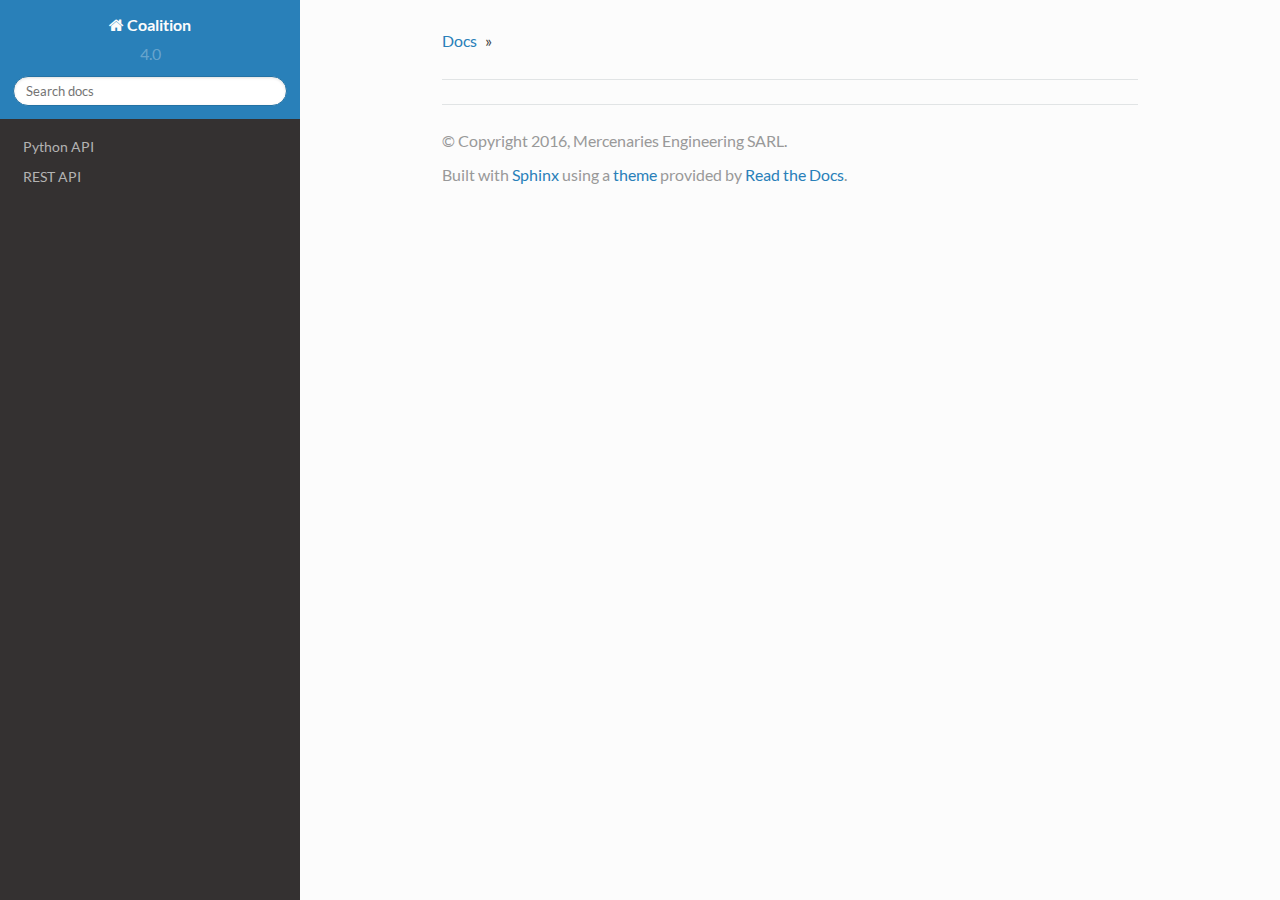
<file: search.html>
<!DOCTYPE html>
<!--[if IE 8]><html class="no-js lt-ie9" lang="en" > <![endif]-->
<!--[if gt IE 8]><!--> <html class="no-js" lang="en" > <!--<![endif]-->
<head>
  <meta charset="utf-8">
  
  <meta name="viewport" content="width=device-width, initial-scale=1.0">
  
  <title>Search &mdash; Coalition 4.0 documentation</title>
  

  
  

  

  
  
    

  

  
  
    <link rel="stylesheet" href="_static/css/theme.css" type="text/css" />
  

  

  
    <link rel="top" title="Coalition 4.0 documentation" href="index.html"/> 

  
  <script src="_static/js/modernizr.min.js"></script>

</head>

<body class="wy-body-for-nav" role="document">

  <div class="wy-grid-for-nav">

    
    <nav data-toggle="wy-nav-shift" class="wy-nav-side">
      <div class="wy-side-scroll">
        <div class="wy-side-nav-search">
          

          
            <a href="index.html" class="icon icon-home"> Coalition
          

          
          </a>

          
            
            
              <div class="version">
                4.0
              </div>
            
          

          
<div role="search">
  <form id="rtd-search-form" class="wy-form" action="#" method="get">
    <input type="text" name="q" placeholder="Search docs" />
    <input type="hidden" name="check_keywords" value="yes" />
    <input type="hidden" name="area" value="default" />
  </form>
</div>

          
        </div>

        <div class="wy-menu wy-menu-vertical" data-spy="affix" role="navigation" aria-label="main navigation">
          
            
            
                <ul>
<li class="toctree-l1"><a class="reference internal" href="python_api.html">Python API</a></li>
<li class="toctree-l1"><a class="reference internal" href="rest_api.html">REST API</a></li>
</ul>

            
          
        </div>
      </div>
    </nav>

    <section data-toggle="wy-nav-shift" class="wy-nav-content-wrap">

      
      <nav class="wy-nav-top" role="navigation" aria-label="top navigation">
        <i data-toggle="wy-nav-top" class="fa fa-bars"></i>
        <a href="index.html">Coalition</a>
      </nav>


      
      <div class="wy-nav-content">
        <div class="rst-content">
          





<div role="navigation" aria-label="breadcrumbs navigation">
  <ul class="wy-breadcrumbs">
    <li><a href="index.html">Docs</a> &raquo;</li>
      
    <li></li>
      <li class="wy-breadcrumbs-aside">
        
      </li>
  </ul>
  <hr/>
</div>
          <div role="main" class="document" itemscope="itemscope" itemtype="http://schema.org/Article">
           <div itemprop="articleBody">
            
  <noscript>
  <div id="fallback" class="admonition warning">
    <p class="last">
      Please activate JavaScript to enable the search
      functionality.
    </p>
  </div>
  </noscript>

  
  <div id="search-results">
  
  </div>

           </div>
          </div>
          <footer>
  

  <hr/>

  <div role="contentinfo">
    <p>
        &copy; Copyright 2016, Mercenaries Engineering SARL.

    </p>
  </div>
  Built with <a href="http://sphinx-doc.org/">Sphinx</a> using a <a href="https://github.com/snide/sphinx_rtd_theme">theme</a> provided by <a href="https://readthedocs.org">Read the Docs</a>. 

</footer>

        </div>
      </div>

    </section>

  </div>
  


  

    <script type="text/javascript">
        var DOCUMENTATION_OPTIONS = {
            URL_ROOT:'./',
            VERSION:'4.0',
            COLLAPSE_INDEX:false,
            FILE_SUFFIX:'.html',
            HAS_SOURCE:  true
        };
    </script>
      <script type="text/javascript" src="_static/jquery.js"></script>
      <script type="text/javascript" src="_static/underscore.js"></script>
      <script type="text/javascript" src="_static/doctools.js"></script>
      <script type="text/javascript" src="_static/searchtools.js"></script>

  

  
  
    <script type="text/javascript" src="_static/js/theme.js"></script>
  

  
  
  <script type="text/javascript">
      jQuery(function () {
          SphinxRtdTheme.StickyNav.enable();
      });
  </script>
  
  <script type="text/javascript">
    jQuery(function() { Search.loadIndex("searchindex.js"); });
  </script>
  
  <script type="text/javascript" id="searchindexloader"></script>
   


</body>
</html>
</file>
<file: _static/css/theme.css>
﻿*{-webkit-box-sizing:border-box;-moz-box-sizing:border-box;box-sizing:border-box}article,aside,details,figcaption,figure,footer,header,hgroup,nav,section{display:block}audio,canvas,video{display:inline-block;*display:inline;*zoom:1}audio:not([controls]){display:none}[hidden]{display:none}*{-webkit-box-sizing:border-box;-moz-box-sizing:border-box;box-sizing:border-box}html{font-size:100%;-webkit-text-size-adjust:100%;-ms-text-size-adjust:100%}body{margin:0}a:hover,a:active{outline:0}abbr[title]{border-bottom:1px dotted}b,strong{font-weight:bold}blockquote{margin:0}dfn{font-style:italic}ins{background:#ff9;color:#000;text-decoration:none}mark{background:#ff0;color:#000;font-style:italic;font-weight:bold}pre,code,.rst-content tt,.rst-content code,kbd,samp{font-family:monospace,serif;_font-family:"courier new",monospace;font-size:1em}pre{white-space:pre}q{quotes:none}q:before,q:after{content:"";content:none}small{font-size:85%}sub,sup{font-size:75%;line-height:0;position:relative;vertical-align:baseline}sup{top:-0.5em}sub{bottom:-0.25em}ul,ol,dl{margin:0;padding:0;list-style:none;list-style-image:none}li{list-style:none}dd{margin:0}img{border:0;-ms-interpolation-mode:bicubic;vertical-align:middle;max-width:100%}svg:not(:root){overflow:hidden}figure{margin:0}form{margin:0}fieldset{border:0;margin:0;padding:0}label{cursor:pointer}legend{border:0;*margin-left:-7px;padding:0;white-space:normal}button,input,select,textarea{font-size:100%;margin:0;vertical-align:baseline;*vertical-align:middle}button,input{line-height:normal}button,input[type="button"],input[type="reset"],input[type="submit"]{cursor:pointer;-webkit-appearance:button;*overflow:visible}button[disabled],input[disabled]{cursor:default}input[type="checkbox"],input[type="radio"]{box-sizing:border-box;padding:0;*width:13px;*height:13px}input[type="search"]{-webkit-appearance:textfield;-moz-box-sizing:content-box;-webkit-box-sizing:content-box;box-sizing:content-box}input[type="search"]::-webkit-search-decoration,input[type="search"]::-webkit-search-cancel-button{-webkit-appearance:none}button::-moz-focus-inner,input::-moz-focus-inner{border:0;padding:0}textarea{overflow:auto;vertical-align:top;resize:vertical}table{border-collapse:collapse;border-spacing:0}td{vertical-align:top}.chromeframe{margin:0.2em 0;background:#ccc;color:#000;padding:0.2em 0}.ir{display:block;border:0;text-indent:-999em;overflow:hidden;background-color:transparent;background-repeat:no-repeat;text-align:left;direction:ltr;*line-height:0}.ir br{display:none}.hidden{display:none !important;visibility:hidden}.visuallyhidden{border:0;clip:rect(0 0 0 0);height:1px;margin:-1px;overflow:hidden;padding:0;position:absolute;width:1px}.visuallyhidden.focusable:active,.visuallyhidden.focusable:focus{clip:auto;height:auto;margin:0;overflow:visible;position:static;width:auto}.invisible{visibility:hidden}.relative{position:relative}big,small{font-size:100%}@media print{html,body,section{background:none !important}*{box-shadow:none !important;text-shadow:none !important;filter:none !important;-ms-filter:none !important}a,a:visited{text-decoration:underline}.ir a:after,a[href^="javascript:"]:after,a[href^="#"]:after{content:""}pre,blockquote{page-break-inside:avoid}thead{display:table-header-group}tr,img{page-break-inside:avoid}img{max-width:100% !important}@page{margin:0.5cm}p,h2,.rst-content .toctree-wrapper p.caption,h3{orphans:3;widows:3}h2,.rst-content .toctree-wrapper p.caption,h3{page-break-after:avoid}}.fa:before,.wy-menu-vertical li span.toctree-expand:before,.wy-menu-vertical li.on a span.toctree-expand:before,.wy-menu-vertical li.current>a span.toctree-expand:before,.rst-content .admonition-title:before,.rst-content h1 .headerlink:before,.rst-content h2 .headerlink:before,.rst-content h3 .headerlink:before,.rst-content h4 .headerlink:before,.rst-content h5 .headerlink:before,.rst-content h6 .headerlink:before,.rst-content dl dt .headerlink:before,.rst-content p.caption .headerlink:before,.rst-content tt.download span:first-child:before,.rst-content code.download span:first-child:before,.icon:before,.wy-dropdown .caret:before,.wy-inline-validate.wy-inline-validate-success .wy-input-context:before,.wy-inline-validate.wy-inline-validate-danger .wy-input-context:before,.wy-inline-validate.wy-inline-validate-warning .wy-input-context:before,.wy-inline-validate.wy-inline-validate-info .wy-input-context:before,.wy-alert,.rst-content .note,.rst-content .attention,.rst-content .caution,.rst-content .danger,.rst-content .error,.rst-content .hint,.rst-content .important,.rst-content .tip,.rst-content .warning,.rst-content .seealso,.rst-content .admonition-todo,.btn,input[type="text"],input[type="password"],input[type="email"],input[type="url"],input[type="date"],input[type="month"],input[type="time"],input[type="datetime"],input[type="datetime-local"],input[type="week"],input[type="number"],input[type="search"],input[type="tel"],input[type="color"],select,textarea,.wy-menu-vertical li.on a,.wy-menu-vertical li.current>a,.wy-side-nav-search>a,.wy-side-nav-search .wy-dropdown>a,.wy-nav-top a{-webkit-font-smoothing:antialiased}.clearfix{*zoom:1}.clearfix:before,.clearfix:after{display:table;content:""}.clearfix:after{clear:both}/*!
 *  Font Awesome 4.2.0 by @davegandy - http://fontawesome.io - @fontawesome
 *  License - http://fontawesome.io/license (Font: SIL OFL 1.1, CSS: MIT License)
 */@font-face{font-family:'FontAwesome';src:url("../fonts/fontawesome-webfont.eot?v=4.2.0");src:url("../fonts/fontawesome-webfont.eot?#iefix&v=4.2.0") format("embedded-opentype"),url("../fonts/fontawesome-webfont.woff?v=4.2.0") format("woff"),url("../fonts/fontawesome-webfont.ttf?v=4.2.0") format("truetype"),url("../fonts/fontawesome-webfont.svg?v=4.2.0#fontawesomeregular") format("svg");font-weight:normal;font-style:normal}.fa,.wy-menu-vertical li span.toctree-expand,.wy-menu-vertical li.on a span.toctree-expand,.wy-menu-vertical li.current>a span.toctree-expand,.rst-content .admonition-title,.rst-content h1 .headerlink,.rst-content h2 .headerlink,.rst-content h3 .headerlink,.rst-content h4 .headerlink,.rst-content h5 .headerlink,.rst-content h6 .headerlink,.rst-content dl dt .headerlink,.rst-content p.caption .headerlink,.rst-content tt.download span:first-child,.rst-content code.download span:first-child,.icon{display:inline-block;font:normal normal normal 14px/1 FontAwesome;font-size:inherit;text-rendering:auto;-webkit-font-smoothing:antialiased;-moz-osx-font-smoothing:grayscale}.fa-lg{font-size:1.33333em;line-height:0.75em;vertical-align:-15%}.fa-2x{font-size:2em}.fa-3x{font-size:3em}.fa-4x{font-size:4em}.fa-5x{font-size:5em}.fa-fw{width:1.28571em;text-align:center}.fa-ul{padding-left:0;margin-left:2.14286em;list-style-type:none}.fa-ul>li{position:relative}.fa-li{position:absolute;left:-2.14286em;width:2.14286em;top:0.14286em;text-align:center}.fa-li.fa-lg{left:-1.85714em}.fa-border{padding:.2em .25em .15em;border:solid 0.08em #eee;border-radius:.1em}.pull-right{float:right}.pull-left{float:left}.fa.pull-left,.wy-menu-vertical li span.pull-left.toctree-expand,.wy-menu-vertical li.on a span.pull-left.toctree-expand,.wy-menu-vertical li.current>a span.pull-left.toctree-expand,.rst-content .pull-left.admonition-title,.rst-content h1 .pull-left.headerlink,.rst-content h2 .pull-left.headerlink,.rst-content h3 .pull-left.headerlink,.rst-content h4 .pull-left.headerlink,.rst-content h5 .pull-left.headerlink,.rst-content h6 .pull-left.headerlink,.rst-content dl dt .pull-left.headerlink,.rst-content p.caption .pull-left.headerlink,.rst-content tt.download span.pull-left:first-child,.rst-content code.download span.pull-left:first-child,.pull-left.icon{margin-right:.3em}.fa.pull-right,.wy-menu-vertical li span.pull-right.toctree-expand,.wy-menu-vertical li.on a span.pull-right.toctree-expand,.wy-menu-vertical li.current>a span.pull-right.toctree-expand,.rst-content .pull-right.admonition-title,.rst-content h1 .pull-right.headerlink,.rst-content h2 .pull-right.headerlink,.rst-content h3 .pull-right.headerlink,.rst-content h4 .pull-right.headerlink,.rst-content h5 .pull-right.headerlink,.rst-content h6 .pull-right.headerlink,.rst-content dl dt .pull-right.headerlink,.rst-content p.caption .pull-right.headerlink,.rst-content tt.download span.pull-right:first-child,.rst-content code.download span.pull-right:first-child,.pull-right.icon{margin-left:.3em}.fa-spin{-webkit-animation:fa-spin 2s infinite linear;animation:fa-spin 2s infinite linear}@-webkit-keyframes fa-spin{0%{-webkit-transform:rotate(0deg);transform:rotate(0deg)}100%{-webkit-transform:rotate(359deg);transform:rotate(359deg)}}@keyframes fa-spin{0%{-webkit-transform:rotate(0deg);transform:rotate(0deg)}100%{-webkit-transform:rotate(359deg);transform:rotate(359deg)}}.fa-rotate-90{filter:progid:DXImageTransform.Microsoft.BasicImage(rotation=1);-webkit-transform:rotate(90deg);-ms-transform:rotate(90deg);transform:rotate(90deg)}.fa-rotate-180{filter:progid:DXImageTransform.Microsoft.BasicImage(rotation=2);-webkit-transform:rotate(180deg);-ms-transform:rotate(180deg);transform:rotate(180deg)}.fa-rotate-270{filter:progid:DXImageTransform.Microsoft.BasicImage(rotation=3);-webkit-transform:rotate(270deg);-ms-transform:rotate(270deg);transform:rotate(270deg)}.fa-flip-horizontal{filter:progid:DXImageTransform.Microsoft.BasicImage(rotation=0);-webkit-transform:scale(-1, 1);-ms-transform:scale(-1, 1);transform:scale(-1, 1)}.fa-flip-vertical{filter:progid:DXImageTransform.Microsoft.BasicImage(rotation=2);-webkit-transform:scale(1, -1);-ms-transform:scale(1, -1);transform:scale(1, -1)}:root .fa-rotate-90,:root .fa-rotate-180,:root .fa-rotate-270,:root .fa-flip-horizontal,:root .fa-flip-vertical{filter:none}.fa-stack{position:relative;display:inline-block;width:2em;height:2em;line-height:2em;vertical-align:middle}.fa-stack-1x,.fa-stack-2x{position:absolute;left:0;width:100%;text-align:center}.fa-stack-1x{line-height:inherit}.fa-stack-2x{font-size:2em}.fa-inverse{color:#fff}.fa-glass:before{content:""}.fa-music:before{content:""}.fa-search:before,.icon-search:before{content:""}.fa-envelope-o:before{content:""}.fa-heart:before{content:""}.fa-star:before{content:""}.fa-star-o:before{content:""}.fa-user:before{content:""}.fa-film:before{content:""}.fa-th-large:before{content:""}.fa-th:before{content:""}.fa-th-list:before{content:""}.fa-check:before{content:""}.fa-remove:before,.fa-close:before,.fa-times:before{content:""}.fa-search-plus:before{content:""}.fa-search-minus:before{content:""}.fa-power-off:before{content:""}.fa-signal:before{content:""}.fa-gear:before,.fa-cog:before{content:""}.fa-trash-o:before{content:""}.fa-home:before,.icon-home:before{content:""}.fa-file-o:before{content:""}.fa-clock-o:before{content:""}.fa-road:before{content:""}.fa-download:before,.rst-content tt.download span:first-child:before,.rst-content code.download span:first-child:before{content:""}.fa-arrow-circle-o-down:before{content:""}.fa-arrow-circle-o-up:before{content:""}.fa-inbox:before{content:""}.fa-play-circle-o:before{content:""}.fa-rotate-right:before,.fa-repeat:before{content:""}.fa-refresh:before{content:""}.fa-list-alt:before{content:""}.fa-lock:before{content:""}.fa-flag:before{content:""}.fa-headphones:before{content:""}.fa-volume-off:before{content:""}.fa-volume-down:before{content:""}.fa-volume-up:before{content:""}.fa-qrcode:before{content:""}.fa-barcode:before{content:""}.fa-tag:before{content:""}.fa-tags:before{content:""}.fa-book:before,.icon-book:before{content:""}.fa-bookmark:before{content:""}.fa-print:before{content:""}.fa-camera:before{content:""}.fa-font:before{content:""}.fa-bold:before{content:""}.fa-italic:before{content:""}.fa-text-height:before{content:""}.fa-text-width:before{content:""}.fa-align-left:before{content:""}.fa-align-center:before{content:""}.fa-align-right:before{content:""}.fa-align-justify:before{content:""}.fa-list:before{content:""}.fa-dedent:before,.fa-outdent:before{content:""}.fa-indent:before{content:""}.fa-video-camera:before{content:""}.fa-photo:before,.fa-image:before,.fa-picture-o:before{content:""}.fa-pencil:before{content:""}.fa-map-marker:before{content:""}.fa-adjust:before{content:""}.fa-tint:before{content:""}.fa-edit:before,.fa-pencil-square-o:before{content:""}.fa-share-square-o:before{content:""}.fa-check-square-o:before{content:""}.fa-arrows:before{content:""}.fa-step-backward:before{content:""}.fa-fast-backward:before{content:""}.fa-backward:before{content:""}.fa-play:before{content:""}.fa-pause:before{content:""}.fa-stop:before{content:""}.fa-forward:before{content:""}.fa-fast-forward:before{content:""}.fa-step-forward:before{content:""}.fa-eject:before{content:""}.fa-chevron-left:before{content:""}.fa-chevron-right:before{content:""}.fa-plus-circle:before{content:""}.fa-minus-circle:before{content:""}.fa-times-circle:before,.wy-inline-validate.wy-inline-validate-danger .wy-input-context:before{content:""}.fa-check-circle:before,.wy-inline-validate.wy-inline-validate-success .wy-input-context:before{content:""}.fa-question-circle:before{content:""}.fa-info-circle:before{content:""}.fa-crosshairs:before{content:""}.fa-times-circle-o:before{content:""}.fa-check-circle-o:before{content:""}.fa-ban:before{content:""}.fa-arrow-left:before{content:""}.fa-arrow-right:before{content:""}.fa-arrow-up:before{content:""}.fa-arrow-down:before{content:""}.fa-mail-forward:before,.fa-share:before{content:""}.fa-expand:before{content:""}.fa-compress:before{content:""}.fa-plus:before{content:""}.fa-minus:before{content:""}.fa-asterisk:before{content:""}.fa-exclamation-circle:before,.wy-inline-validate.wy-inline-validate-warning .wy-input-context:before,.wy-inline-validate.wy-inline-validate-info .wy-input-context:before,.rst-content .admonition-title:before{content:""}.fa-gift:before{content:""}.fa-leaf:before{content:""}.fa-fire:before,.icon-fire:before{content:""}.fa-eye:before{content:""}.fa-eye-slash:before{content:""}.fa-warning:before,.fa-exclamation-triangle:before{content:""}.fa-plane:before{content:""}.fa-calendar:before{content:""}.fa-random:before{content:""}.fa-comment:before{content:""}.fa-magnet:before{content:""}.fa-chevron-up:before{content:""}.fa-chevron-down:before{content:""}.fa-retweet:before{content:""}.fa-shopping-cart:before{content:""}.fa-folder:before{content:""}.fa-folder-open:before{content:""}.fa-arrows-v:before{content:""}.fa-arrows-h:before{content:""}.fa-bar-chart-o:before,.fa-bar-chart:before{content:""}.fa-twitter-square:before{content:""}.fa-facebook-square:before{content:""}.fa-camera-retro:before{content:""}.fa-key:before{content:""}.fa-gears:before,.fa-cogs:before{content:""}.fa-comments:before{content:""}.fa-thumbs-o-up:before{content:""}.fa-thumbs-o-down:before{content:""}.fa-star-half:before{content:""}.fa-heart-o:before{content:""}.fa-sign-out:before{content:""}.fa-linkedin-square:before{content:""}.fa-thumb-tack:before{content:""}.fa-external-link:before{content:""}.fa-sign-in:before{content:""}.fa-trophy:before{content:""}.fa-github-square:before{content:""}.fa-upload:before{content:""}.fa-lemon-o:before{content:""}.fa-phone:before{content:""}.fa-square-o:before{content:""}.fa-bookmark-o:before{content:""}.fa-phone-square:before{content:""}.fa-twitter:before{content:""}.fa-facebook:before{content:""}.fa-github:before,.icon-github:before{content:""}.fa-unlock:before{content:""}.fa-credit-card:before{content:""}.fa-rss:before{content:""}.fa-hdd-o:before{content:""}.fa-bullhorn:before{content:""}.fa-bell:before{content:""}.fa-certificate:before{content:""}.fa-hand-o-right:before{content:""}.fa-hand-o-left:before{content:""}.fa-hand-o-up:before{content:""}.fa-hand-o-down:before{content:""}.fa-arrow-circle-left:before,.icon-circle-arrow-left:before{content:""}.fa-arrow-circle-right:before,.icon-circle-arrow-right:before{content:""}.fa-arrow-circle-up:before{content:""}.fa-arrow-circle-down:before{content:""}.fa-globe:before{content:""}.fa-wrench:before{content:""}.fa-tasks:before{content:""}.fa-filter:before{content:""}.fa-briefcase:before{content:""}.fa-arrows-alt:before{content:""}.fa-group:before,.fa-users:before{content:""}.fa-chain:before,.fa-link:before,.icon-link:before{content:""}.fa-cloud:before{content:""}.fa-flask:before{content:""}.fa-cut:before,.fa-scissors:before{content:""}.fa-copy:before,.fa-files-o:before{content:""}.fa-paperclip:before{content:""}.fa-save:before,.fa-floppy-o:before{content:""}.fa-square:before{content:""}.fa-navicon:before,.fa-reorder:before,.fa-bars:before{content:""}.fa-list-ul:before{content:""}.fa-list-ol:before{content:""}.fa-strikethrough:before{content:""}.fa-underline:before{content:""}.fa-table:before{content:""}.fa-magic:before{content:""}.fa-truck:before{content:""}.fa-pinterest:before{content:""}.fa-pinterest-square:before{content:""}.fa-google-plus-square:before{content:""}.fa-google-plus:before{content:""}.fa-money:before{content:""}.fa-caret-down:before,.wy-dropdown .caret:before,.icon-caret-down:before{content:""}.fa-caret-up:before{content:""}.fa-caret-left:before{content:""}.fa-caret-right:before{content:""}.fa-columns:before{content:""}.fa-unsorted:before,.fa-sort:before{content:""}.fa-sort-down:before,.fa-sort-desc:before{content:""}.fa-sort-up:before,.fa-sort-asc:before{content:""}.fa-envelope:before{content:""}.fa-linkedin:before{content:""}.fa-rotate-left:before,.fa-undo:before{content:""}.fa-legal:before,.fa-gavel:before{content:""}.fa-dashboard:before,.fa-tachometer:before{content:""}.fa-comment-o:before{content:""}.fa-comments-o:before{content:""}.fa-flash:before,.fa-bolt:before{content:""}.fa-sitemap:before{content:""}.fa-umbrella:before{content:""}.fa-paste:before,.fa-clipboard:before{content:""}.fa-lightbulb-o:before{content:""}.fa-exchange:before{content:""}.fa-cloud-download:before{content:""}.fa-cloud-upload:before{content:""}.fa-user-md:before{content:""}.fa-stethoscope:before{content:""}.fa-suitcase:before{content:""}.fa-bell-o:before{content:""}.fa-coffee:before{content:""}.fa-cutlery:before{content:""}.fa-file-text-o:before{content:""}.fa-building-o:before{content:""}.fa-hospital-o:before{content:""}.fa-ambulance:before{content:""}.fa-medkit:before{content:""}.fa-fighter-jet:before{content:""}.fa-beer:before{content:""}.fa-h-square:before{content:""}.fa-plus-square:before{content:""}.fa-angle-double-left:before{content:""}.fa-angle-double-right:before{content:""}.fa-angle-double-up:before{content:""}.fa-angle-double-down:before{content:""}.fa-angle-left:before{content:""}.fa-angle-right:before{content:""}.fa-angle-up:before{content:""}.fa-angle-down:before{content:""}.fa-desktop:before{content:""}.fa-laptop:before{content:""}.fa-tablet:before{content:""}.fa-mobile-phone:before,.fa-mobile:before{content:""}.fa-circle-o:before{content:""}.fa-quote-left:before{content:""}.fa-quote-right:before{content:""}.fa-spinner:before{content:""}.fa-circle:before{content:""}.fa-mail-reply:before,.fa-reply:before{content:""}.fa-github-alt:before{content:""}.fa-folder-o:before{content:""}.fa-folder-open-o:before{content:""}.fa-smile-o:before{content:""}.fa-frown-o:before{content:""}.fa-meh-o:before{content:""}.fa-gamepad:before{content:""}.fa-keyboard-o:before{content:""}.fa-flag-o:before{content:""}.fa-flag-checkered:before{content:""}.fa-terminal:before{content:""}.fa-code:before{content:""}.fa-mail-reply-all:before,.fa-reply-all:before{content:""}.fa-star-half-empty:before,.fa-star-half-full:before,.fa-star-half-o:before{content:""}.fa-location-arrow:before{content:""}.fa-crop:before{content:""}.fa-code-fork:before{content:""}.fa-unlink:before,.fa-chain-broken:before{content:""}.fa-question:before{content:""}.fa-info:before{content:""}.fa-exclamation:before{content:""}.fa-superscript:before{content:""}.fa-subscript:before{content:""}.fa-eraser:before{content:""}.fa-puzzle-piece:before{content:""}.fa-microphone:before{content:""}.fa-microphone-slash:before{content:""}.fa-shield:before{content:""}.fa-calendar-o:before{content:""}.fa-fire-extinguisher:before{content:""}.fa-rocket:before{content:""}.fa-maxcdn:before{content:""}.fa-chevron-circle-left:before{content:""}.fa-chevron-circle-right:before{content:""}.fa-chevron-circle-up:before{content:""}.fa-chevron-circle-down:before{content:""}.fa-html5:before{content:""}.fa-css3:before{content:""}.fa-anchor:before{content:""}.fa-unlock-alt:before{content:""}.fa-bullseye:before{content:""}.fa-ellipsis-h:before{content:""}.fa-ellipsis-v:before{content:""}.fa-rss-square:before{content:""}.fa-play-circle:before{content:""}.fa-ticket:before{content:""}.fa-minus-square:before{content:""}.fa-minus-square-o:before,.wy-menu-vertical li.on a span.toctree-expand:before,.wy-menu-vertical li.current>a span.toctree-expand:before{content:""}.fa-level-up:before{content:""}.fa-level-down:before{content:""}.fa-check-square:before{content:""}.fa-pencil-square:before{content:""}.fa-external-link-square:before{content:""}.fa-share-square:before{content:""}.fa-compass:before{content:""}.fa-toggle-down:before,.fa-caret-square-o-down:before{content:""}.fa-toggle-up:before,.fa-caret-square-o-up:before{content:""}.fa-toggle-right:before,.fa-caret-square-o-right:before{content:""}.fa-euro:before,.fa-eur:before{content:""}.fa-gbp:before{content:""}.fa-dollar:before,.fa-usd:before{content:""}.fa-rupee:before,.fa-inr:before{content:""}.fa-cny:before,.fa-rmb:before,.fa-yen:before,.fa-jpy:before{content:""}.fa-ruble:before,.fa-rouble:before,.fa-rub:before{content:""}.fa-won:before,.fa-krw:before{content:""}.fa-bitcoin:before,.fa-btc:before{content:""}.fa-file:before{content:""}.fa-file-text:before{content:""}.fa-sort-alpha-asc:before{content:""}.fa-sort-alpha-desc:before{content:""}.fa-sort-amount-asc:before{content:""}.fa-sort-amount-desc:before{content:""}.fa-sort-numeric-asc:before{content:""}.fa-sort-numeric-desc:before{content:""}.fa-thumbs-up:before{content:""}.fa-thumbs-down:before{content:""}.fa-youtube-square:before{content:""}.fa-youtube:before{content:""}.fa-xing:before{content:""}.fa-xing-square:before{content:""}.fa-youtube-play:before{content:""}.fa-dropbox:before{content:""}.fa-stack-overflow:before{content:""}.fa-instagram:before{content:""}.fa-flickr:before{content:""}.fa-adn:before{content:""}.fa-bitbucket:before,.icon-bitbucket:before{content:""}.fa-bitbucket-square:before{content:""}.fa-tumblr:before{content:""}.fa-tumblr-square:before{content:""}.fa-long-arrow-down:before{content:""}.fa-long-arrow-up:before{content:""}.fa-long-arrow-left:before{content:""}.fa-long-arrow-right:before{content:""}.fa-apple:before{content:""}.fa-windows:before{content:""}.fa-android:before{content:""}.fa-linux:before{content:""}.fa-dribbble:before{content:""}.fa-skype:before{content:""}.fa-foursquare:before{content:""}.fa-trello:before{content:""}.fa-female:before{content:""}.fa-male:before{content:""}.fa-gittip:before{content:""}.fa-sun-o:before{content:""}.fa-moon-o:before{content:""}.fa-archive:before{content:""}.fa-bug:before{content:""}.fa-vk:before{content:""}.fa-weibo:before{content:""}.fa-renren:before{content:""}.fa-pagelines:before{content:""}.fa-stack-exchange:before{content:""}.fa-arrow-circle-o-right:before{content:""}.fa-arrow-circle-o-left:before{content:""}.fa-toggle-left:before,.fa-caret-square-o-left:before{content:""}.fa-dot-circle-o:before{content:""}.fa-wheelchair:before{content:""}.fa-vimeo-square:before{content:""}.fa-turkish-lira:before,.fa-try:before{content:""}.fa-plus-square-o:before,.wy-menu-vertical li span.toctree-expand:before{content:""}.fa-space-shuttle:before{content:""}.fa-slack:before{content:""}.fa-envelope-square:before{content:""}.fa-wordpress:before{content:""}.fa-openid:before{content:""}.fa-institution:before,.fa-bank:before,.fa-university:before{content:""}.fa-mortar-board:before,.fa-graduation-cap:before{content:""}.fa-yahoo:before{content:""}.fa-google:before{content:""}.fa-reddit:before{content:""}.fa-reddit-square:before{content:""}.fa-stumbleupon-circle:before{content:""}.fa-stumbleupon:before{content:""}.fa-delicious:before{content:""}.fa-digg:before{content:""}.fa-pied-piper:before{content:""}.fa-pied-piper-alt:before{content:""}.fa-drupal:before{content:""}.fa-joomla:before{content:""}.fa-language:before{content:""}.fa-fax:before{content:""}.fa-building:before{content:""}.fa-child:before{content:""}.fa-paw:before{content:""}.fa-spoon:before{content:""}.fa-cube:before{content:""}.fa-cubes:before{content:""}.fa-behance:before{content:""}.fa-behance-square:before{content:""}.fa-steam:before{content:""}.fa-steam-square:before{content:""}.fa-recycle:before{content:""}.fa-automobile:before,.fa-car:before{content:""}.fa-cab:before,.fa-taxi:before{content:""}.fa-tree:before{content:""}.fa-spotify:before{content:""}.fa-deviantart:before{content:""}.fa-soundcloud:before{content:""}.fa-database:before{content:""}.fa-file-pdf-o:before{content:""}.fa-file-word-o:before{content:""}.fa-file-excel-o:before{content:""}.fa-file-powerpoint-o:before{content:""}.fa-file-photo-o:before,.fa-file-picture-o:before,.fa-file-image-o:before{content:""}.fa-file-zip-o:before,.fa-file-archive-o:before{content:""}.fa-file-sound-o:before,.fa-file-audio-o:before{content:""}.fa-file-movie-o:before,.fa-file-video-o:before{content:""}.fa-file-code-o:before{content:""}.fa-vine:before{content:""}.fa-codepen:before{content:""}.fa-jsfiddle:before{content:""}.fa-life-bouy:before,.fa-life-buoy:before,.fa-life-saver:before,.fa-support:before,.fa-life-ring:before{content:""}.fa-circle-o-notch:before{content:""}.fa-ra:before,.fa-rebel:before{content:""}.fa-ge:before,.fa-empire:before{content:""}.fa-git-square:before{content:""}.fa-git:before{content:""}.fa-hacker-news:before{content:""}.fa-tencent-weibo:before{content:""}.fa-qq:before{content:""}.fa-wechat:before,.fa-weixin:before{content:""}.fa-send:before,.fa-paper-plane:before{content:""}.fa-send-o:before,.fa-paper-plane-o:before{content:""}.fa-history:before{content:""}.fa-circle-thin:before{content:""}.fa-header:before{content:""}.fa-paragraph:before{content:""}.fa-sliders:before{content:""}.fa-share-alt:before{content:""}.fa-share-alt-square:before{content:""}.fa-bomb:before{content:""}.fa-soccer-ball-o:before,.fa-futbol-o:before{content:""}.fa-tty:before{content:""}.fa-binoculars:before{content:""}.fa-plug:before{content:""}.fa-slideshare:before{content:""}.fa-twitch:before{content:""}.fa-yelp:before{content:""}.fa-newspaper-o:before{content:""}.fa-wifi:before{content:""}.fa-calculator:before{content:""}.fa-paypal:before{content:""}.fa-google-wallet:before{content:""}.fa-cc-visa:before{content:""}.fa-cc-mastercard:before{content:""}.fa-cc-discover:before{content:""}.fa-cc-amex:before{content:""}.fa-cc-paypal:before{content:""}.fa-cc-stripe:before{content:""}.fa-bell-slash:before{content:""}.fa-bell-slash-o:before{content:""}.fa-trash:before{content:""}.fa-copyright:before{content:""}.fa-at:before{content:""}.fa-eyedropper:before{content:""}.fa-paint-brush:before{content:""}.fa-birthday-cake:before{content:""}.fa-area-chart:before{content:""}.fa-pie-chart:before{content:""}.fa-line-chart:before{content:""}.fa-lastfm:before{content:""}.fa-lastfm-square:before{content:""}.fa-toggle-off:before{content:""}.fa-toggle-on:before{content:""}.fa-bicycle:before{content:""}.fa-bus:before{content:""}.fa-ioxhost:before{content:""}.fa-angellist:before{content:""}.fa-cc:before{content:""}.fa-shekel:before,.fa-sheqel:before,.fa-ils:before{content:""}.fa-meanpath:before{content:""}.fa,.wy-menu-vertical li span.toctree-expand,.wy-menu-vertical li.on a span.toctree-expand,.wy-menu-vertical li.current>a span.toctree-expand,.rst-content .admonition-title,.rst-content h1 .headerlink,.rst-content h2 .headerlink,.rst-content h3 .headerlink,.rst-content h4 .headerlink,.rst-content h5 .headerlink,.rst-content h6 .headerlink,.rst-content dl dt .headerlink,.rst-content p.caption .headerlink,.rst-content tt.download span:first-child,.rst-content code.download span:first-child,.icon,.wy-dropdown .caret,.wy-inline-validate.wy-inline-validate-success .wy-input-context,.wy-inline-validate.wy-inline-validate-danger .wy-input-context,.wy-inline-validate.wy-inline-validate-warning .wy-input-context,.wy-inline-validate.wy-inline-validate-info .wy-input-context{font-family:inherit}.fa:before,.wy-menu-vertical li span.toctree-expand:before,.wy-menu-vertical li.on a span.toctree-expand:before,.wy-menu-vertical li.current>a span.toctree-expand:before,.rst-content .admonition-title:before,.rst-content h1 .headerlink:before,.rst-content h2 .headerlink:before,.rst-content h3 .headerlink:before,.rst-content h4 .headerlink:before,.rst-content h5 .headerlink:before,.rst-content h6 .headerlink:before,.rst-content dl dt .headerlink:before,.rst-content p.caption .headerlink:before,.rst-content tt.download span:first-child:before,.rst-content code.download span:first-child:before,.icon:before,.wy-dropdown .caret:before,.wy-inline-validate.wy-inline-validate-success .wy-input-context:before,.wy-inline-validate.wy-inline-validate-danger .wy-input-context:before,.wy-inline-validate.wy-inline-validate-warning .wy-input-context:before,.wy-inline-validate.wy-inline-validate-info .wy-input-context:before{font-family:"FontAwesome";display:inline-block;font-style:normal;font-weight:normal;line-height:1;text-decoration:inherit}a .fa,a .wy-menu-vertical li span.toctree-expand,.wy-menu-vertical li a span.toctree-expand,.wy-menu-vertical li.on a span.toctree-expand,.wy-menu-vertical li.current>a span.toctree-expand,a .rst-content .admonition-title,.rst-content a .admonition-title,a .rst-content h1 .headerlink,.rst-content h1 a .headerlink,a .rst-content h2 .headerlink,.rst-content h2 a .headerlink,a .rst-content h3 .headerlink,.rst-content h3 a .headerlink,a .rst-content h4 .headerlink,.rst-content h4 a .headerlink,a .rst-content h5 .headerlink,.rst-content h5 a .headerlink,a .rst-content h6 .headerlink,.rst-content h6 a .headerlink,a .rst-content dl dt .headerlink,.rst-content dl dt a .headerlink,a .rst-content p.caption .headerlink,.rst-content p.caption a .headerlink,a .rst-content tt.download span:first-child,.rst-content tt.download a span:first-child,a .rst-content code.download span:first-child,.rst-content code.download a span:first-child,a .icon{display:inline-block;text-decoration:inherit}.btn .fa,.btn .wy-menu-vertical li span.toctree-expand,.wy-menu-vertical li .btn span.toctree-expand,.btn .wy-menu-vertical li.on a span.toctree-expand,.wy-menu-vertical li.on a .btn span.toctree-expand,.btn .wy-menu-vertical li.current>a span.toctree-expand,.wy-menu-vertical li.current>a .btn span.toctree-expand,.btn .rst-content .admonition-title,.rst-content .btn .admonition-title,.btn .rst-content h1 .headerlink,.rst-content h1 .btn .headerlink,.btn .rst-content h2 .headerlink,.rst-content h2 .btn .headerlink,.btn .rst-content h3 .headerlink,.rst-content h3 .btn .headerlink,.btn .rst-content h4 .headerlink,.rst-content h4 .btn .headerlink,.btn .rst-content h5 .headerlink,.rst-content h5 .btn .headerlink,.btn .rst-content h6 .headerlink,.rst-content h6 .btn .headerlink,.btn .rst-content dl dt .headerlink,.rst-content dl dt .btn .headerlink,.btn .rst-content p.caption .headerlink,.rst-content p.caption .btn .headerlink,.btn .rst-content tt.download span:first-child,.rst-content tt.download .btn span:first-child,.btn .rst-content code.download span:first-child,.rst-content code.download .btn span:first-child,.btn .icon,.nav .fa,.nav .wy-menu-vertical li span.toctree-expand,.wy-menu-vertical li .nav span.toctree-expand,.nav .wy-menu-vertical li.on a span.toctree-expand,.wy-menu-vertical li.on a .nav span.toctree-expand,.nav .wy-menu-vertical li.current>a span.toctree-expand,.wy-menu-vertical li.current>a .nav span.toctree-expand,.nav .rst-content .admonition-title,.rst-content .nav .admonition-title,.nav .rst-content h1 .headerlink,.rst-content h1 .nav .headerlink,.nav .rst-content h2 .headerlink,.rst-content h2 .nav .headerlink,.nav .rst-content h3 .headerlink,.rst-content h3 .nav .headerlink,.nav .rst-content h4 .headerlink,.rst-content h4 .nav .headerlink,.nav .rst-content h5 .headerlink,.rst-content h5 .nav .headerlink,.nav .rst-content h6 .headerlink,.rst-content h6 .nav .headerlink,.nav .rst-content dl dt .headerlink,.rst-content dl dt .nav .headerlink,.nav .rst-content p.caption .headerlink,.rst-content p.caption .nav .headerlink,.nav .rst-content tt.download span:first-child,.rst-content tt.download .nav span:first-child,.nav .rst-content code.download span:first-child,.rst-content code.download .nav span:first-child,.nav .icon{display:inline}.btn .fa.fa-large,.btn .wy-menu-vertical li span.fa-large.toctree-expand,.wy-menu-vertical li .btn span.fa-large.toctree-expand,.btn .rst-content .fa-large.admonition-title,.rst-content .btn .fa-large.admonition-title,.btn .rst-content h1 .fa-large.headerlink,.rst-content h1 .btn .fa-large.headerlink,.btn .rst-content h2 .fa-large.headerlink,.rst-content h2 .btn .fa-large.headerlink,.btn .rst-content h3 .fa-large.headerlink,.rst-content h3 .btn .fa-large.headerlink,.btn .rst-content h4 .fa-large.headerlink,.rst-content h4 .btn .fa-large.headerlink,.btn .rst-content h5 .fa-large.headerlink,.rst-content h5 .btn .fa-large.headerlink,.btn .rst-content h6 .fa-large.headerlink,.rst-content h6 .btn .fa-large.headerlink,.btn .rst-content dl dt .fa-large.headerlink,.rst-content dl dt .btn .fa-large.headerlink,.btn .rst-content p.caption .fa-large.headerlink,.rst-content p.caption .btn .fa-large.headerlink,.btn .rst-content tt.download span.fa-large:first-child,.rst-content tt.download .btn span.fa-large:first-child,.btn .rst-content code.download span.fa-large:first-child,.rst-content code.download .btn span.fa-large:first-child,.btn .fa-large.icon,.nav .fa.fa-large,.nav .wy-menu-vertical li span.fa-large.toctree-expand,.wy-menu-vertical li .nav span.fa-large.toctree-expand,.nav .rst-content .fa-large.admonition-title,.rst-content .nav .fa-large.admonition-title,.nav .rst-content h1 .fa-large.headerlink,.rst-content h1 .nav .fa-large.headerlink,.nav .rst-content h2 .fa-large.headerlink,.rst-content h2 .nav .fa-large.headerlink,.nav .rst-content h3 .fa-large.headerlink,.rst-content h3 .nav .fa-large.headerlink,.nav .rst-content h4 .fa-large.headerlink,.rst-content h4 .nav .fa-large.headerlink,.nav .rst-content h5 .fa-large.headerlink,.rst-content h5 .nav .fa-large.headerlink,.nav .rst-content h6 .fa-large.headerlink,.rst-content h6 .nav .fa-large.headerlink,.nav .rst-content dl dt .fa-large.headerlink,.rst-content dl dt .nav .fa-large.headerlink,.nav .rst-content p.caption .fa-large.headerlink,.rst-content p.caption .nav .fa-large.headerlink,.nav .rst-content tt.download span.fa-large:first-child,.rst-content tt.download .nav span.fa-large:first-child,.nav .rst-content code.download span.fa-large:first-child,.rst-content code.download .nav span.fa-large:first-child,.nav .fa-large.icon{line-height:0.9em}.btn .fa.fa-spin,.btn .wy-menu-vertical li span.fa-spin.toctree-expand,.wy-menu-vertical li .btn span.fa-spin.toctree-expand,.btn .rst-content .fa-spin.admonition-title,.rst-content .btn .fa-spin.admonition-title,.btn .rst-content h1 .fa-spin.headerlink,.rst-content h1 .btn .fa-spin.headerlink,.btn .rst-content h2 .fa-spin.headerlink,.rst-content h2 .btn .fa-spin.headerlink,.btn .rst-content h3 .fa-spin.headerlink,.rst-content h3 .btn .fa-spin.headerlink,.btn .rst-content h4 .fa-spin.headerlink,.rst-content h4 .btn .fa-spin.headerlink,.btn .rst-content h5 .fa-spin.headerlink,.rst-content h5 .btn .fa-spin.headerlink,.btn .rst-content h6 .fa-spin.headerlink,.rst-content h6 .btn .fa-spin.headerlink,.btn .rst-content dl dt .fa-spin.headerlink,.rst-content dl dt .btn .fa-spin.headerlink,.btn .rst-content p.caption .fa-spin.headerlink,.rst-content p.caption .btn .fa-spin.headerlink,.btn .rst-content tt.download span.fa-spin:first-child,.rst-content tt.download .btn span.fa-spin:first-child,.btn .rst-content code.download span.fa-spin:first-child,.rst-content code.download .btn span.fa-spin:first-child,.btn .fa-spin.icon,.nav .fa.fa-spin,.nav .wy-menu-vertical li span.fa-spin.toctree-expand,.wy-menu-vertical li .nav span.fa-spin.toctree-expand,.nav .rst-content .fa-spin.admonition-title,.rst-content .nav .fa-spin.admonition-title,.nav .rst-content h1 .fa-spin.headerlink,.rst-content h1 .nav .fa-spin.headerlink,.nav .rst-content h2 .fa-spin.headerlink,.rst-content h2 .nav .fa-spin.headerlink,.nav .rst-content h3 .fa-spin.headerlink,.rst-content h3 .nav .fa-spin.headerlink,.nav .rst-content h4 .fa-spin.headerlink,.rst-content h4 .nav .fa-spin.headerlink,.nav .rst-content h5 .fa-spin.headerlink,.rst-content h5 .nav .fa-spin.headerlink,.nav .rst-content h6 .fa-spin.headerlink,.rst-content h6 .nav .fa-spin.headerlink,.nav .rst-content dl dt .fa-spin.headerlink,.rst-content dl dt .nav .fa-spin.headerlink,.nav .rst-content p.caption .fa-spin.headerlink,.rst-content p.caption .nav .fa-spin.headerlink,.nav .rst-content tt.download span.fa-spin:first-child,.rst-content tt.download .nav span.fa-spin:first-child,.nav .rst-content code.download span.fa-spin:first-child,.rst-content code.download .nav span.fa-spin:first-child,.nav .fa-spin.icon{display:inline-block}.btn.fa:before,.wy-menu-vertical li span.btn.toctree-expand:before,.rst-content .btn.admonition-title:before,.rst-content h1 .btn.headerlink:before,.rst-content h2 .btn.headerlink:before,.rst-content h3 .btn.headerlink:before,.rst-content h4 .btn.headerlink:before,.rst-content h5 .btn.headerlink:before,.rst-content h6 .btn.headerlink:before,.rst-content dl dt .btn.headerlink:before,.rst-content p.caption .btn.headerlink:before,.rst-content tt.download span.btn:first-child:before,.rst-content code.download span.btn:first-child:before,.btn.icon:before{opacity:0.5;-webkit-transition:opacity 0.05s ease-in;-moz-transition:opacity 0.05s ease-in;transition:opacity 0.05s ease-in}.btn.fa:hover:before,.wy-menu-vertical li span.btn.toctree-expand:hover:before,.rst-content .btn.admonition-title:hover:before,.rst-content h1 .btn.headerlink:hover:before,.rst-content h2 .btn.headerlink:hover:before,.rst-content h3 .btn.headerlink:hover:before,.rst-content h4 .btn.headerlink:hover:before,.rst-content h5 .btn.headerlink:hover:before,.rst-content h6 .btn.headerlink:hover:before,.rst-content dl dt .btn.headerlink:hover:before,.rst-content p.caption .btn.headerlink:hover:before,.rst-content tt.download span.btn:first-child:hover:before,.rst-content code.download span.btn:first-child:hover:before,.btn.icon:hover:before{opacity:1}.btn-mini .fa:before,.btn-mini .wy-menu-vertical li span.toctree-expand:before,.wy-menu-vertical li .btn-mini span.toctree-expand:before,.btn-mini .rst-content .admonition-title:before,.rst-content .btn-mini .admonition-title:before,.btn-mini .rst-content h1 .headerlink:before,.rst-content h1 .btn-mini .headerlink:before,.btn-mini .rst-content h2 .headerlink:before,.rst-content h2 .btn-mini .headerlink:before,.btn-mini .rst-content h3 .headerlink:before,.rst-content h3 .btn-mini .headerlink:before,.btn-mini .rst-content h4 .headerlink:before,.rst-content h4 .btn-mini .headerlink:before,.btn-mini .rst-content h5 .headerlink:before,.rst-content h5 .btn-mini .headerlink:before,.btn-mini .rst-content h6 .headerlink:before,.rst-content h6 .btn-mini .headerlink:before,.btn-mini .rst-content dl dt .headerlink:before,.rst-content dl dt .btn-mini .headerlink:before,.btn-mini .rst-content p.caption .headerlink:before,.rst-content p.caption .btn-mini .headerlink:before,.btn-mini .rst-content tt.download span:first-child:before,.rst-content tt.download .btn-mini span:first-child:before,.btn-mini .rst-content code.download span:first-child:before,.rst-content code.download .btn-mini span:first-child:before,.btn-mini .icon:before{font-size:14px;vertical-align:-15%}.wy-alert,.rst-content .note,.rst-content .attention,.rst-content .caution,.rst-content .danger,.rst-content .error,.rst-content .hint,.rst-content .important,.rst-content .tip,.rst-content .warning,.rst-content .seealso,.rst-content .admonition-todo{padding:12px;line-height:24px;margin-bottom:24px;background:#e7f2fa}.wy-alert-title,.rst-content .admonition-title{color:#fff;font-weight:bold;display:block;color:#fff;background:#6ab0de;margin:-12px;padding:6px 12px;margin-bottom:12px}.wy-alert.wy-alert-danger,.rst-content .wy-alert-danger.note,.rst-content .wy-alert-danger.attention,.rst-content .wy-alert-danger.caution,.rst-content .danger,.rst-content .error,.rst-content .wy-alert-danger.hint,.rst-content .wy-alert-danger.important,.rst-content .wy-alert-danger.tip,.rst-content .wy-alert-danger.warning,.rst-content .wy-alert-danger.seealso,.rst-content .wy-alert-danger.admonition-todo{background:#fdf3f2}.wy-alert.wy-alert-danger .wy-alert-title,.rst-content .wy-alert-danger.note .wy-alert-title,.rst-content .wy-alert-danger.attention .wy-alert-title,.rst-content .wy-alert-danger.caution .wy-alert-title,.rst-content .danger .wy-alert-title,.rst-content .error .wy-alert-title,.rst-content .wy-alert-danger.hint .wy-alert-title,.rst-content .wy-alert-danger.important .wy-alert-title,.rst-content .wy-alert-danger.tip .wy-alert-title,.rst-content .wy-alert-danger.warning .wy-alert-title,.rst-content .wy-alert-danger.seealso .wy-alert-title,.rst-content .wy-alert-danger.admonition-todo .wy-alert-title,.wy-alert.wy-alert-danger .rst-content .admonition-title,.rst-content .wy-alert.wy-alert-danger .admonition-title,.rst-content .wy-alert-danger.note .admonition-title,.rst-content .wy-alert-danger.attention .admonition-title,.rst-content .wy-alert-danger.caution .admonition-title,.rst-content .danger .admonition-title,.rst-content .error .admonition-title,.rst-content .wy-alert-danger.hint .admonition-title,.rst-content .wy-alert-danger.important .admonition-title,.rst-content .wy-alert-danger.tip .admonition-title,.rst-content .wy-alert-danger.warning .admonition-title,.rst-content .wy-alert-danger.seealso .admonition-title,.rst-content .wy-alert-danger.admonition-todo .admonition-title{background:#f29f97}.wy-alert.wy-alert-warning,.rst-content .wy-alert-warning.note,.rst-content .attention,.rst-content .caution,.rst-content .wy-alert-warning.danger,.rst-content .wy-alert-warning.error,.rst-content .wy-alert-warning.hint,.rst-content .wy-alert-warning.important,.rst-content .wy-alert-warning.tip,.rst-content .warning,.rst-content .wy-alert-warning.seealso,.rst-content .admonition-todo{background:#ffedcc}.wy-alert.wy-alert-warning .wy-alert-title,.rst-content .wy-alert-warning.note .wy-alert-title,.rst-content .attention .wy-alert-title,.rst-content .caution .wy-alert-title,.rst-content .wy-alert-warning.danger .wy-alert-title,.rst-content .wy-alert-warning.error .wy-alert-title,.rst-content .wy-alert-warning.hint .wy-alert-title,.rst-content .wy-alert-warning.important .wy-alert-title,.rst-content .wy-alert-warning.tip .wy-alert-title,.rst-content .warning .wy-alert-title,.rst-content .wy-alert-warning.seealso .wy-alert-title,.rst-content .admonition-todo .wy-alert-title,.wy-alert.wy-alert-warning .rst-content .admonition-title,.rst-content .wy-alert.wy-alert-warning .admonition-title,.rst-content .wy-alert-warning.note .admonition-title,.rst-content .attention .admonition-title,.rst-content .caution .admonition-title,.rst-content .wy-alert-warning.danger .admonition-title,.rst-content .wy-alert-warning.error .admonition-title,.rst-content .wy-alert-warning.hint .admonition-title,.rst-content .wy-alert-warning.important .admonition-title,.rst-content .wy-alert-warning.tip .admonition-title,.rst-content .warning .admonition-title,.rst-content .wy-alert-warning.seealso .admonition-title,.rst-content .admonition-todo .admonition-title{background:#f0b37e}.wy-alert.wy-alert-info,.rst-content .note,.rst-content .wy-alert-info.attention,.rst-content .wy-alert-info.caution,.rst-content .wy-alert-info.danger,.rst-content .wy-alert-info.error,.rst-content .wy-alert-info.hint,.rst-content .wy-alert-info.important,.rst-content .wy-alert-info.tip,.rst-content .wy-alert-info.warning,.rst-content .seealso,.rst-content .wy-alert-info.admonition-todo{background:#e7f2fa}.wy-alert.wy-alert-info .wy-alert-title,.rst-content .note .wy-alert-title,.rst-content .wy-alert-info.attention .wy-alert-title,.rst-content .wy-alert-info.caution .wy-alert-title,.rst-content .wy-alert-info.danger .wy-alert-title,.rst-content .wy-alert-info.error .wy-alert-title,.rst-content .wy-alert-info.hint .wy-alert-title,.rst-content .wy-alert-info.important .wy-alert-title,.rst-content .wy-alert-info.tip .wy-alert-title,.rst-content .wy-alert-info.warning .wy-alert-title,.rst-content .seealso .wy-alert-title,.rst-content .wy-alert-info.admonition-todo .wy-alert-title,.wy-alert.wy-alert-info .rst-content .admonition-title,.rst-content .wy-alert.wy-alert-info .admonition-title,.rst-content .note .admonition-title,.rst-content .wy-alert-info.attention .admonition-title,.rst-content .wy-alert-info.caution .admonition-title,.rst-content .wy-alert-info.danger .admonition-title,.rst-content .wy-alert-info.error .admonition-title,.rst-content .wy-alert-info.hint .admonition-title,.rst-content .wy-alert-info.important .admonition-title,.rst-content .wy-alert-info.tip .admonition-title,.rst-content .wy-alert-info.warning .admonition-title,.rst-content .seealso .admonition-title,.rst-content .wy-alert-info.admonition-todo .admonition-title{background:#6ab0de}.wy-alert.wy-alert-success,.rst-content .wy-alert-success.note,.rst-content .wy-alert-success.attention,.rst-content .wy-alert-success.caution,.rst-content .wy-alert-success.danger,.rst-content .wy-alert-success.error,.rst-content .hint,.rst-content .important,.rst-content .tip,.rst-content .wy-alert-success.warning,.rst-content .wy-alert-success.seealso,.rst-content .wy-alert-success.admonition-todo{background:#dbfaf4}.wy-alert.wy-alert-success .wy-alert-title,.rst-content .wy-alert-success.note .wy-alert-title,.rst-content .wy-alert-success.attention .wy-alert-title,.rst-content .wy-alert-success.caution .wy-alert-title,.rst-content .wy-alert-success.danger .wy-alert-title,.rst-content .wy-alert-success.error .wy-alert-title,.rst-content .hint .wy-alert-title,.rst-content .important .wy-alert-title,.rst-content .tip .wy-alert-title,.rst-content .wy-alert-success.warning .wy-alert-title,.rst-content .wy-alert-success.seealso .wy-alert-title,.rst-content .wy-alert-success.admonition-todo .wy-alert-title,.wy-alert.wy-alert-success .rst-content .admonition-title,.rst-content .wy-alert.wy-alert-success .admonition-title,.rst-content .wy-alert-success.note .admonition-title,.rst-content .wy-alert-success.attention .admonition-title,.rst-content .wy-alert-success.caution .admonition-title,.rst-content .wy-alert-success.danger .admonition-title,.rst-content .wy-alert-success.error .admonition-title,.rst-content .hint .admonition-title,.rst-content .important .admonition-title,.rst-content .tip .admonition-title,.rst-content .wy-alert-success.warning .admonition-title,.rst-content .wy-alert-success.seealso .admonition-title,.rst-content .wy-alert-success.admonition-todo .admonition-title{background:#1abc9c}.wy-alert.wy-alert-neutral,.rst-content .wy-alert-neutral.note,.rst-content .wy-alert-neutral.attention,.rst-content .wy-alert-neutral.caution,.rst-content .wy-alert-neutral.danger,.rst-content .wy-alert-neutral.error,.rst-content .wy-alert-neutral.hint,.rst-content .wy-alert-neutral.important,.rst-content .wy-alert-neutral.tip,.rst-content .wy-alert-neutral.warning,.rst-content .wy-alert-neutral.seealso,.rst-content .wy-alert-neutral.admonition-todo{background:#f3f6f6}.wy-alert.wy-alert-neutral .wy-alert-title,.rst-content .wy-alert-neutral.note .wy-alert-title,.rst-content .wy-alert-neutral.attention .wy-alert-title,.rst-content .wy-alert-neutral.caution .wy-alert-title,.rst-content .wy-alert-neutral.danger .wy-alert-title,.rst-content .wy-alert-neutral.error .wy-alert-title,.rst-content .wy-alert-neutral.hint .wy-alert-title,.rst-content .wy-alert-neutral.important .wy-alert-title,.rst-content .wy-alert-neutral.tip .wy-alert-title,.rst-content .wy-alert-neutral.warning .wy-alert-title,.rst-content .wy-alert-neutral.seealso .wy-alert-title,.rst-content .wy-alert-neutral.admonition-todo .wy-alert-title,.wy-alert.wy-alert-neutral .rst-content .admonition-title,.rst-content .wy-alert.wy-alert-neutral .admonition-title,.rst-content .wy-alert-neutral.note .admonition-title,.rst-content .wy-alert-neutral.attention .admonition-title,.rst-content .wy-alert-neutral.caution .admonition-title,.rst-content .wy-alert-neutral.danger .admonition-title,.rst-content .wy-alert-neutral.error .admonition-title,.rst-content .wy-alert-neutral.hint .admonition-title,.rst-content .wy-alert-neutral.important .admonition-title,.rst-content .wy-alert-neutral.tip .admonition-title,.rst-content .wy-alert-neutral.warning .admonition-title,.rst-content .wy-alert-neutral.seealso .admonition-title,.rst-content .wy-alert-neutral.admonition-todo .admonition-title{color:#404040;background:#e1e4e5}.wy-alert.wy-alert-neutral a,.rst-content .wy-alert-neutral.note a,.rst-content .wy-alert-neutral.attention a,.rst-content .wy-alert-neutral.caution a,.rst-content .wy-alert-neutral.danger a,.rst-content .wy-alert-neutral.error a,.rst-content .wy-alert-neutral.hint a,.rst-content .wy-alert-neutral.important a,.rst-content .wy-alert-neutral.tip a,.rst-content .wy-alert-neutral.warning a,.rst-content .wy-alert-neutral.seealso a,.rst-content .wy-alert-neutral.admonition-todo a{color:#2980B9}.wy-alert p:last-child,.rst-content .note p:last-child,.rst-content .attention p:last-child,.rst-content .caution p:last-child,.rst-content .danger p:last-child,.rst-content .error p:last-child,.rst-content .hint p:last-child,.rst-content .important p:last-child,.rst-content .tip p:last-child,.rst-content .warning p:last-child,.rst-content .seealso p:last-child,.rst-content .admonition-todo p:last-child{margin-bottom:0}.wy-tray-container{position:fixed;bottom:0px;left:0;z-index:600}.wy-tray-container li{display:block;width:300px;background:transparent;color:#fff;text-align:center;box-shadow:0 5px 5px 0 rgba(0,0,0,0.1);padding:0 24px;min-width:20%;opacity:0;height:0;line-height:56px;overflow:hidden;-webkit-transition:all 0.3s ease-in;-moz-transition:all 0.3s ease-in;transition:all 0.3s ease-in}.wy-tray-container li.wy-tray-item-success{background:#27AE60}.wy-tray-container li.wy-tray-item-info{background:#2980B9}.wy-tray-container li.wy-tray-item-warning{background:#E67E22}.wy-tray-container li.wy-tray-item-danger{background:#E74C3C}.wy-tray-container li.on{opacity:1;height:56px}@media screen and (max-width: 768px){.wy-tray-container{bottom:auto;top:0;width:100%}.wy-tray-container li{width:100%}}button{font-size:100%;margin:0;vertical-align:baseline;*vertical-align:middle;cursor:pointer;line-height:normal;-webkit-appearance:button;*overflow:visible}button::-moz-focus-inner,input::-moz-focus-inner{border:0;padding:0}button[disabled]{cursor:default}.btn{display:inline-block;border-radius:2px;line-height:normal;white-space:nowrap;text-align:center;cursor:pointer;font-size:100%;padding:6px 12px 8px 12px;color:#fff;border:1px solid rgba(0,0,0,0.1);background-color:#27AE60;text-decoration:none;font-weight:normal;font-family:"Lato","proxima-nova","Helvetica Neue",Arial,sans-serif;box-shadow:0px 1px 2px -1px rgba(255,255,255,0.5) inset,0px -2px 0px 0px rgba(0,0,0,0.1) inset;outline-none:false;vertical-align:middle;*display:inline;zoom:1;-webkit-user-drag:none;-webkit-user-select:none;-moz-user-select:none;-ms-user-select:none;user-select:none;-webkit-transition:all 0.1s linear;-moz-transition:all 0.1s linear;transition:all 0.1s linear}.btn-hover{background:#2e8ece;color:#fff}.btn:hover{background:#2cc36b;color:#fff}.btn:focus{background:#2cc36b;outline:0}.btn:active{box-shadow:0px -1px 0px 0px rgba(0,0,0,0.05) inset,0px 2px 0px 0px rgba(0,0,0,0.1) inset;padding:8px 12px 6px 12px}.btn:visited{color:#fff}.btn:disabled{background-image:none;filter:progid:DXImageTransform.Microsoft.gradient(enabled = false);filter:alpha(opacity=40);opacity:0.4;cursor:not-allowed;box-shadow:none}.btn-disabled{background-image:none;filter:progid:DXImageTransform.Microsoft.gradient(enabled = false);filter:alpha(opacity=40);opacity:0.4;cursor:not-allowed;box-shadow:none}.btn-disabled:hover,.btn-disabled:focus,.btn-disabled:active{background-image:none;filter:progid:DXImageTransform.Microsoft.gradient(enabled = false);filter:alpha(opacity=40);opacity:0.4;cursor:not-allowed;box-shadow:none}.btn::-moz-focus-inner{padding:0;border:0}.btn-small{font-size:80%}.btn-info{background-color:#2980B9 !important}.btn-info:hover{background-color:#2e8ece !important}.btn-neutral{background-color:#f3f6f6 !important;color:#404040 !important}.btn-neutral:hover{background-color:#e5ebeb !important;color:#404040}.btn-neutral:visited{color:#404040 !important}.btn-success{background-color:#27AE60 !important}.btn-success:hover{background-color:#295 !important}.btn-danger{background-color:#E74C3C !important}.btn-danger:hover{background-color:#ea6153 !important}.btn-warning{background-color:#E67E22 !important}.btn-warning:hover{background-color:#e98b39 !important}.btn-invert{background-color:#222}.btn-invert:hover{background-color:#2f2f2f !important}.btn-link{background-color:transparent !important;color:#2980B9;box-shadow:none;border-color:transparent !important}.btn-link:hover{background-color:transparent !important;color:#409ad5 !important;box-shadow:none}.btn-link:active{background-color:transparent !important;color:#409ad5 !important;box-shadow:none}.btn-link:visited{color:#9B59B6}.wy-btn-group .btn,.wy-control .btn{vertical-align:middle}.wy-btn-group{margin-bottom:24px;*zoom:1}.wy-btn-group:before,.wy-btn-group:after{display:table;content:""}.wy-btn-group:after{clear:both}.wy-dropdown{position:relative;display:inline-block}.wy-dropdown-active .wy-dropdown-menu{display:block}.wy-dropdown-menu{position:absolute;left:0;display:none;float:left;top:100%;min-width:100%;background:#fcfcfc;z-index:100;border:solid 1px #cfd7dd;box-shadow:0 2px 2px 0 rgba(0,0,0,0.1);padding:12px}.wy-dropdown-menu>dd>a{display:block;clear:both;color:#404040;white-space:nowrap;font-size:90%;padding:0 12px;cursor:pointer}.wy-dropdown-menu>dd>a:hover{background:#2980B9;color:#fff}.wy-dropdown-menu>dd.divider{border-top:solid 1px #cfd7dd;margin:6px 0}.wy-dropdown-menu>dd.search{padding-bottom:12px}.wy-dropdown-menu>dd.search input[type="search"]{width:100%}.wy-dropdown-menu>dd.call-to-action{background:#e3e3e3;text-transform:uppercase;font-weight:500;font-size:80%}.wy-dropdown-menu>dd.call-to-action:hover{background:#e3e3e3}.wy-dropdown-menu>dd.call-to-action .btn{color:#fff}.wy-dropdown.wy-dropdown-up .wy-dropdown-menu{bottom:100%;top:auto;left:auto;right:0}.wy-dropdown.wy-dropdown-bubble .wy-dropdown-menu{background:#fcfcfc;margin-top:2px}.wy-dropdown.wy-dropdown-bubble .wy-dropdown-menu a{padding:6px 12px}.wy-dropdown.wy-dropdown-bubble .wy-dropdown-menu a:hover{background:#2980B9;color:#fff}.wy-dropdown.wy-dropdown-left .wy-dropdown-menu{right:0;left:auto;text-align:right}.wy-dropdown-arrow:before{content:" ";border-bottom:5px solid #f5f5f5;border-left:5px solid transparent;border-right:5px solid transparent;position:absolute;display:block;top:-4px;left:50%;margin-left:-3px}.wy-dropdown-arrow.wy-dropdown-arrow-left:before{left:11px}.wy-form-stacked select{display:block}.wy-form-aligned input,.wy-form-aligned textarea,.wy-form-aligned select,.wy-form-aligned .wy-help-inline,.wy-form-aligned label{display:inline-block;*display:inline;*zoom:1;vertical-align:middle}.wy-form-aligned .wy-control-group>label{display:inline-block;vertical-align:middle;width:10em;margin:6px 12px 0 0;float:left}.wy-form-aligned .wy-control{float:left}.wy-form-aligned .wy-control label{display:block}.wy-form-aligned .wy-control select{margin-top:6px}fieldset{border:0;margin:0;padding:0}legend{display:block;width:100%;border:0;padding:0;white-space:normal;margin-bottom:24px;font-size:150%;*margin-left:-7px}label{display:block;margin:0 0 0.3125em 0;color:#333;font-size:90%}input,select,textarea{font-size:100%;margin:0;vertical-align:baseline;*vertical-align:middle}.wy-control-group{margin-bottom:24px;*zoom:1;max-width:68em;margin-left:auto;margin-right:auto;*zoom:1}.wy-control-group:before,.wy-control-group:after{display:table;content:""}.wy-control-group:after{clear:both}.wy-control-group:before,.wy-control-group:after{display:table;content:""}.wy-control-group:after{clear:both}.wy-control-group.wy-control-group-required>label:after{content:" *";color:#E74C3C}.wy-control-group .wy-form-full,.wy-control-group .wy-form-halves,.wy-control-group .wy-form-thirds{padding-bottom:12px}.wy-control-group .wy-form-full select,.wy-control-group .wy-form-halves select,.wy-control-group .wy-form-thirds select{width:100%}.wy-control-group .wy-form-full input[type="text"],.wy-control-group .wy-form-full input[type="password"],.wy-control-group .wy-form-full input[type="email"],.wy-control-group .wy-form-full input[type="url"],.wy-control-group .wy-form-full input[type="date"],.wy-control-group .wy-form-full input[type="month"],.wy-control-group .wy-form-full input[type="time"],.wy-control-group .wy-form-full input[type="datetime"],.wy-control-group .wy-form-full input[type="datetime-local"],.wy-control-group .wy-form-full input[type="week"],.wy-control-group .wy-form-full input[type="number"],.wy-control-group .wy-form-full input[type="search"],.wy-control-group .wy-form-full input[type="tel"],.wy-control-group .wy-form-full input[type="color"],.wy-control-group .wy-form-halves input[type="text"],.wy-control-group .wy-form-halves input[type="password"],.wy-control-group .wy-form-halves input[type="email"],.wy-control-group .wy-form-halves input[type="url"],.wy-control-group .wy-form-halves input[type="date"],.wy-control-group .wy-form-halves input[type="month"],.wy-control-group .wy-form-halves input[type="time"],.wy-control-group .wy-form-halves input[type="datetime"],.wy-control-group .wy-form-halves input[type="datetime-local"],.wy-control-group .wy-form-halves input[type="week"],.wy-control-group .wy-form-halves input[type="number"],.wy-control-group .wy-form-halves input[type="search"],.wy-control-group .wy-form-halves input[type="tel"],.wy-control-group .wy-form-halves input[type="color"],.wy-control-group .wy-form-thirds input[type="text"],.wy-control-group .wy-form-thirds input[type="password"],.wy-control-group .wy-form-thirds input[type="email"],.wy-control-group .wy-form-thirds input[type="url"],.wy-control-group .wy-form-thirds input[type="date"],.wy-control-group .wy-form-thirds input[type="month"],.wy-control-group .wy-form-thirds input[type="time"],.wy-control-group .wy-form-thirds input[type="datetime"],.wy-control-group .wy-form-thirds input[type="datetime-local"],.wy-control-group .wy-form-thirds input[type="week"],.wy-control-group .wy-form-thirds input[type="number"],.wy-control-group .wy-form-thirds input[type="search"],.wy-control-group .wy-form-thirds input[type="tel"],.wy-control-group .wy-form-thirds input[type="color"]{width:100%}.wy-control-group .wy-form-full{float:left;display:block;margin-right:2.35765%;width:100%;margin-right:0}.wy-control-group .wy-form-full:last-child{margin-right:0}.wy-control-group .wy-form-halves{float:left;display:block;margin-right:2.35765%;width:48.82117%}.wy-control-group .wy-form-halves:last-child{margin-right:0}.wy-control-group .wy-form-halves:nth-of-type(2n){margin-right:0}.wy-control-group .wy-form-halves:nth-of-type(2n+1){clear:left}.wy-control-group .wy-form-thirds{float:left;display:block;margin-right:2.35765%;width:31.76157%}.wy-control-group .wy-form-thirds:last-child{margin-right:0}.wy-control-group .wy-form-thirds:nth-of-type(3n){margin-right:0}.wy-control-group .wy-form-thirds:nth-of-type(3n+1){clear:left}.wy-control-group.wy-control-group-no-input .wy-control{margin:6px 0 0 0;font-size:90%}.wy-control-no-input{display:inline-block;margin:6px 0 0 0;font-size:90%}.wy-control-group.fluid-input input[type="text"],.wy-control-group.fluid-input input[type="password"],.wy-control-group.fluid-input input[type="email"],.wy-control-group.fluid-input input[type="url"],.wy-control-group.fluid-input input[type="date"],.wy-control-group.fluid-input input[type="month"],.wy-control-group.fluid-input input[type="time"],.wy-control-group.fluid-input input[type="datetime"],.wy-control-group.fluid-input input[type="datetime-local"],.wy-control-group.fluid-input input[type="week"],.wy-control-group.fluid-input input[type="number"],.wy-control-group.fluid-input input[type="search"],.wy-control-group.fluid-input input[type="tel"],.wy-control-group.fluid-input input[type="color"]{width:100%}.wy-form-message-inline{display:inline-block;padding-left:0.3em;color:#666;vertical-align:middle;font-size:90%}.wy-form-message{display:block;color:#999;font-size:70%;margin-top:0.3125em;font-style:italic}.wy-form-message p{font-size:inherit;font-style:italic;margin-bottom:6px}.wy-form-message p:last-child{margin-bottom:0}input{line-height:normal}input[type="button"],input[type="reset"],input[type="submit"]{-webkit-appearance:button;cursor:pointer;font-family:"Lato","proxima-nova","Helvetica Neue",Arial,sans-serif;*overflow:visible}input[type="text"],input[type="password"],input[type="email"],input[type="url"],input[type="date"],input[type="month"],input[type="time"],input[type="datetime"],input[type="datetime-local"],input[type="week"],input[type="number"],input[type="search"],input[type="tel"],input[type="color"]{-webkit-appearance:none;padding:6px;display:inline-block;border:1px solid #ccc;font-size:80%;font-family:"Lato","proxima-nova","Helvetica Neue",Arial,sans-serif;box-shadow:inset 0 1px 3px #ddd;border-radius:0;-webkit-transition:border 0.3s linear;-moz-transition:border 0.3s linear;transition:border 0.3s linear}input[type="datetime-local"]{padding:0.34375em 0.625em}input[disabled]{cursor:default}input[type="checkbox"],input[type="radio"]{-webkit-box-sizing:border-box;-moz-box-sizing:border-box;box-sizing:border-box;padding:0;margin-right:0.3125em;*height:13px;*width:13px}input[type="search"]{-webkit-box-sizing:border-box;-moz-box-sizing:border-box;box-sizing:border-box}input[type="search"]::-webkit-search-cancel-button,input[type="search"]::-webkit-search-decoration{-webkit-appearance:none}input[type="text"]:focus,input[type="password"]:focus,input[type="email"]:focus,input[type="url"]:focus,input[type="date"]:focus,input[type="month"]:focus,input[type="time"]:focus,input[type="datetime"]:focus,input[type="datetime-local"]:focus,input[type="week"]:focus,input[type="number"]:focus,input[type="search"]:focus,input[type="tel"]:focus,input[type="color"]:focus{outline:0;outline:thin dotted \9;border-color:#333}input.no-focus:focus{border-color:#ccc !important}input[type="file"]:focus,input[type="radio"]:focus,input[type="checkbox"]:focus{outline:thin dotted #333;outline:1px auto #129FEA}input[type="text"][disabled],input[type="password"][disabled],input[type="email"][disabled],input[type="url"][disabled],input[type="date"][disabled],input[type="month"][disabled],input[type="time"][disabled],input[type="datetime"][disabled],input[type="datetime-local"][disabled],input[type="week"][disabled],input[type="number"][disabled],input[type="search"][disabled],input[type="tel"][disabled],input[type="color"][disabled]{cursor:not-allowed;background-color:#fafafa}input:focus:invalid,textarea:focus:invalid,select:focus:invalid{color:#E74C3C;border:1px solid #E74C3C}input:focus:invalid:focus,textarea:focus:invalid:focus,select:focus:invalid:focus{border-color:#E74C3C}input[type="file"]:focus:invalid:focus,input[type="radio"]:focus:invalid:focus,input[type="checkbox"]:focus:invalid:focus{outline-color:#E74C3C}input.wy-input-large{padding:12px;font-size:100%}textarea{overflow:auto;vertical-align:top;width:100%;font-family:"Lato","proxima-nova","Helvetica Neue",Arial,sans-serif}select,textarea{padding:0.5em 0.625em;display:inline-block;border:1px solid #ccc;font-size:80%;box-shadow:inset 0 1px 3px #ddd;-webkit-transition:border 0.3s linear;-moz-transition:border 0.3s linear;transition:border 0.3s linear}select{border:1px solid #ccc;background-color:#fff}select[multiple]{height:auto}select:focus,textarea:focus{outline:0}select[disabled],textarea[disabled],input[readonly],select[readonly],textarea[readonly]{cursor:not-allowed;background-color:#fafafa}input[type="radio"][disabled],input[type="checkbox"][disabled]{cursor:not-allowed}.wy-checkbox,.wy-radio{margin:6px 0;color:#404040;display:block}.wy-checkbox input,.wy-radio input{vertical-align:baseline}.wy-form-message-inline{display:inline-block;*display:inline;*zoom:1;vertical-align:middle}.wy-input-prefix,.wy-input-suffix{white-space:nowrap;padding:6px}.wy-input-prefix .wy-input-context,.wy-input-suffix .wy-input-context{line-height:27px;padding:0 8px;display:inline-block;font-size:80%;background-color:#f3f6f6;border:solid 1px #ccc;color:#999}.wy-input-suffix .wy-input-context{border-left:0}.wy-input-prefix .wy-input-context{border-right:0}.wy-switch{width:36px;height:12px;margin:12px 0;position:relative;border-radius:4px;background:#ccc;cursor:pointer;-webkit-transition:all 0.2s ease-in-out;-moz-transition:all 0.2s ease-in-out;transition:all 0.2s ease-in-out}.wy-switch:before{position:absolute;content:"";display:block;width:18px;height:18px;border-radius:4px;background:#999;left:-3px;top:-3px;-webkit-transition:all 0.2s ease-in-out;-moz-transition:all 0.2s ease-in-out;transition:all 0.2s ease-in-out}.wy-switch:after{content:"false";position:absolute;left:48px;display:block;font-size:12px;color:#ccc}.wy-switch.active{background:#1e8449}.wy-switch.active:before{left:24px;background:#27AE60}.wy-switch.active:after{content:"true"}.wy-switch.disabled,.wy-switch.active.disabled{cursor:not-allowed}.wy-control-group.wy-control-group-error .wy-form-message,.wy-control-group.wy-control-group-error>label{color:#E74C3C}.wy-control-group.wy-control-group-error input[type="text"],.wy-control-group.wy-control-group-error input[type="password"],.wy-control-group.wy-control-group-error input[type="email"],.wy-control-group.wy-control-group-error input[type="url"],.wy-control-group.wy-control-group-error input[type="date"],.wy-control-group.wy-control-group-error input[type="month"],.wy-control-group.wy-control-group-error input[type="time"],.wy-control-group.wy-control-group-error input[type="datetime"],.wy-control-group.wy-control-group-error input[type="datetime-local"],.wy-control-group.wy-control-group-error input[type="week"],.wy-control-group.wy-control-group-error input[type="number"],.wy-control-group.wy-control-group-error input[type="search"],.wy-control-group.wy-control-group-error input[type="tel"],.wy-control-group.wy-control-group-error input[type="color"]{border:solid 1px #E74C3C}.wy-control-group.wy-control-group-error textarea{border:solid 1px #E74C3C}.wy-inline-validate{white-space:nowrap}.wy-inline-validate .wy-input-context{padding:0.5em 0.625em;display:inline-block;font-size:80%}.wy-inline-validate.wy-inline-validate-success .wy-input-context{color:#27AE60}.wy-inline-validate.wy-inline-validate-danger .wy-input-context{color:#E74C3C}.wy-inline-validate.wy-inline-validate-warning .wy-input-context{color:#E67E22}.wy-inline-validate.wy-inline-validate-info .wy-input-context{color:#2980B9}.rotate-90{-webkit-transform:rotate(90deg);-moz-transform:rotate(90deg);-ms-transform:rotate(90deg);-o-transform:rotate(90deg);transform:rotate(90deg)}.rotate-180{-webkit-transform:rotate(180deg);-moz-transform:rotate(180deg);-ms-transform:rotate(180deg);-o-transform:rotate(180deg);transform:rotate(180deg)}.rotate-270{-webkit-transform:rotate(270deg);-moz-transform:rotate(270deg);-ms-transform:rotate(270deg);-o-transform:rotate(270deg);transform:rotate(270deg)}.mirror{-webkit-transform:scaleX(-1);-moz-transform:scaleX(-1);-ms-transform:scaleX(-1);-o-transform:scaleX(-1);transform:scaleX(-1)}.mirror.rotate-90{-webkit-transform:scaleX(-1) rotate(90deg);-moz-transform:scaleX(-1) rotate(90deg);-ms-transform:scaleX(-1) rotate(90deg);-o-transform:scaleX(-1) rotate(90deg);transform:scaleX(-1) rotate(90deg)}.mirror.rotate-180{-webkit-transform:scaleX(-1) rotate(180deg);-moz-transform:scaleX(-1) rotate(180deg);-ms-transform:scaleX(-1) rotate(180deg);-o-transform:scaleX(-1) rotate(180deg);transform:scaleX(-1) rotate(180deg)}.mirror.rotate-270{-webkit-transform:scaleX(-1) rotate(270deg);-moz-transform:scaleX(-1) rotate(270deg);-ms-transform:scaleX(-1) rotate(270deg);-o-transform:scaleX(-1) rotate(270deg);transform:scaleX(-1) rotate(270deg)}@media only screen and (max-width: 480px){.wy-form button[type="submit"]{margin:0.7em 0 0}.wy-form input[type="text"],.wy-form input[type="password"],.wy-form input[type="email"],.wy-form input[type="url"],.wy-form input[type="date"],.wy-form input[type="month"],.wy-form input[type="time"],.wy-form input[type="datetime"],.wy-form input[type="datetime-local"],.wy-form input[type="week"],.wy-form input[type="number"],.wy-form input[type="search"],.wy-form input[type="tel"],.wy-form input[type="color"]{margin-bottom:0.3em;display:block}.wy-form label{margin-bottom:0.3em;display:block}.wy-form input[type="password"],.wy-form input[type="email"],.wy-form input[type="url"],.wy-form input[type="date"],.wy-form input[type="month"],.wy-form input[type="time"],.wy-form input[type="datetime"],.wy-form input[type="datetime-local"],.wy-form input[type="week"],.wy-form input[type="number"],.wy-form input[type="search"],.wy-form input[type="tel"],.wy-form input[type="color"]{margin-bottom:0}.wy-form-aligned .wy-control-group label{margin-bottom:0.3em;text-align:left;display:block;width:100%}.wy-form-aligned .wy-control{margin:1.5em 0 0 0}.wy-form .wy-help-inline,.wy-form-message-inline,.wy-form-message{display:block;font-size:80%;padding:6px 0}}@media screen and (max-width: 768px){.tablet-hide{display:none}}@media screen and (max-width: 480px){.mobile-hide{display:none}}.float-left{float:left}.float-right{float:right}.full-width{width:100%}.wy-table,.rst-content table.docutils,.rst-content table.field-list{border-collapse:collapse;border-spacing:0;empty-cells:show;margin-bottom:24px}.wy-table caption,.rst-content table.docutils caption,.rst-content table.field-list caption{color:#000;font:italic 85%/1 arial,sans-serif;padding:1em 0;text-align:center}.wy-table td,.rst-content table.docutils td,.rst-content table.field-list td,.wy-table th,.rst-content table.docutils th,.rst-content table.field-list th{font-size:90%;margin:0;overflow:visible;padding:8px 16px}.wy-table td:first-child,.rst-content table.docutils td:first-child,.rst-content table.field-list td:first-child,.wy-table th:first-child,.rst-content table.docutils th:first-child,.rst-content table.field-list th:first-child{border-left-width:0}.wy-table thead,.rst-content table.docutils thead,.rst-content table.field-list thead{color:#000;text-align:left;vertical-align:bottom;white-space:nowrap}.wy-table thead th,.rst-content table.docutils thead th,.rst-content table.field-list thead th{font-weight:bold;border-bottom:solid 2px #e1e4e5}.wy-table td,.rst-content table.docutils td,.rst-content table.field-list td{background-color:transparent;vertical-align:middle}.wy-table td p,.rst-content table.docutils td p,.rst-content table.field-list td p{line-height:18px}.wy-table td p:last-child,.rst-content table.docutils td p:last-child,.rst-content table.field-list td p:last-child{margin-bottom:0}.wy-table .wy-table-cell-min,.rst-content table.docutils .wy-table-cell-min,.rst-content table.field-list .wy-table-cell-min{width:1%;padding-right:0}.wy-table .wy-table-cell-min input[type=checkbox],.rst-content table.docutils .wy-table-cell-min input[type=checkbox],.rst-content table.field-list .wy-table-cell-min input[type=checkbox],.wy-table .wy-table-cell-min input[type=checkbox],.rst-content table.docutils .wy-table-cell-min input[type=checkbox],.rst-content table.field-list .wy-table-cell-min input[type=checkbox]{margin:0}.wy-table-secondary{color:gray;font-size:90%}.wy-table-tertiary{color:gray;font-size:80%}.wy-table-odd td,.wy-table-striped tr:nth-child(2n-1) td,.rst-content table.docutils:not(.field-list) tr:nth-child(2n-1) td{background-color:#f3f6f6}.wy-table-backed{background-color:#f3f6f6}.wy-table-bordered-all,.rst-content table.docutils{border:1px solid #e1e4e5}.wy-table-bordered-all td,.rst-content table.docutils td{border-bottom:1px solid #e1e4e5;border-left:1px solid #e1e4e5}.wy-table-bordered-all tbody>tr:last-child td,.rst-content table.docutils tbody>tr:last-child td{border-bottom-width:0}.wy-table-bordered{border:1px solid #e1e4e5}.wy-table-bordered-rows td{border-bottom:1px solid #e1e4e5}.wy-table-bordered-rows tbody>tr:last-child td{border-bottom-width:0}.wy-table-horizontal tbody>tr:last-child td{border-bottom-width:0}.wy-table-horizontal td,.wy-table-horizontal th{border-width:0 0 1px 0;border-bottom:1px solid #e1e4e5}.wy-table-horizontal tbody>tr:last-child td{border-bottom-width:0}.wy-table-responsive{margin-bottom:24px;max-width:100%;overflow:auto}.wy-table-responsive table{margin-bottom:0 !important}.wy-table-responsive table td,.wy-table-responsive table th{white-space:nowrap}a{color:#2980B9;text-decoration:none;cursor:pointer}a:hover{color:#3091d1}a:visited{color:#9B59B6}html{height:100%;overflow-x:hidden}body{font-family:"Lato","proxima-nova","Helvetica Neue",Arial,sans-serif;font-weight:normal;color:#404040;min-height:100%;overflow-x:hidden;background:#edf0f2}.wy-text-left{text-align:left}.wy-text-center{text-align:center}.wy-text-right{text-align:right}.wy-text-large{font-size:120%}.wy-text-normal{font-size:100%}.wy-text-small,small{font-size:80%}.wy-text-strike{text-decoration:line-through}.wy-text-warning{color:#E67E22 !important}a.wy-text-warning:hover{color:#eb9950 !important}.wy-text-info{color:#2980B9 !important}a.wy-text-info:hover{color:#409ad5 !important}.wy-text-success{color:#27AE60 !important}a.wy-text-success:hover{color:#36d278 !important}.wy-text-danger{color:#E74C3C !important}a.wy-text-danger:hover{color:#ed7669 !important}.wy-text-neutral{color:#404040 !important}a.wy-text-neutral:hover{color:#595959 !important}h1,h2,.rst-content .toctree-wrapper p.caption,h3,h4,h5,h6,legend{margin-top:0;font-weight:700;font-family:"Roboto Slab","ff-tisa-web-pro","Georgia",Arial,sans-serif}p{line-height:24px;margin:0;font-size:16px;margin-bottom:24px}h1{font-size:175%}h2,.rst-content .toctree-wrapper p.caption{font-size:150%}h3{font-size:125%}h4{font-size:115%}h5{font-size:110%}h6{font-size:100%}hr{display:block;height:1px;border:0;border-top:1px solid #e1e4e5;margin:24px 0;padding:0}code,.rst-content tt,.rst-content code{white-space:nowrap;max-width:100%;background:#fff;border:solid 1px #e1e4e5;font-size:75%;padding:0 5px;font-family:Consolas,"Andale Mono WT","Andale Mono","Lucida Console","Lucida Sans Typewriter","DejaVu Sans Mono","Bitstream Vera Sans Mono","Liberation Mono","Nimbus Mono L",Monaco,"Courier New",Courier,monospace;color:#E74C3C;overflow-x:auto}code.code-large,.rst-content tt.code-large{font-size:90%}.wy-plain-list-disc,.rst-content .section ul,.rst-content .toctree-wrapper ul,article ul{list-style:disc;line-height:24px;margin-bottom:24px}.wy-plain-list-disc li,.rst-content .section ul li,.rst-content .toctree-wrapper ul li,article ul li{list-style:disc;margin-left:24px}.wy-plain-list-disc li p:last-child,.rst-content .section ul li p:last-child,.rst-content .toctree-wrapper ul li p:last-child,article ul li p:last-child{margin-bottom:0}.wy-plain-list-disc li ul,.rst-content .section ul li ul,.rst-content .toctree-wrapper ul li ul,article ul li ul{margin-bottom:0}.wy-plain-list-disc li li,.rst-content .section ul li li,.rst-content .toctree-wrapper ul li li,article ul li li{list-style:circle}.wy-plain-list-disc li li li,.rst-content .section ul li li li,.rst-content .toctree-wrapper ul li li li,article ul li li li{list-style:square}.wy-plain-list-disc li ol li,.rst-content .section ul li ol li,.rst-content .toctree-wrapper ul li ol li,article ul li ol li{list-style:decimal}.wy-plain-list-decimal,.rst-content .section ol,.rst-content ol.arabic,article ol{list-style:decimal;line-height:24px;margin-bottom:24px}.wy-plain-list-decimal li,.rst-content .section ol li,.rst-content ol.arabic li,article ol li{list-style:decimal;margin-left:24px}.wy-plain-list-decimal li p:last-child,.rst-content .section ol li p:last-child,.rst-content ol.arabic li p:last-child,article ol li p:last-child{margin-bottom:0}.wy-plain-list-decimal li ul,.rst-content .section ol li ul,.rst-content ol.arabic li ul,article ol li ul{margin-bottom:0}.wy-plain-list-decimal li ul li,.rst-content .section ol li ul li,.rst-content ol.arabic li ul li,article ol li ul li{list-style:disc}.codeblock-example{border:1px solid #e1e4e5;border-bottom:none;padding:24px;padding-top:48px;font-weight:500;background:#fff;position:relative}.codeblock-example:after{content:"Example";position:absolute;top:0px;left:0px;background:#9B59B6;color:#fff;padding:6px 12px}.codeblock-example.prettyprint-example-only{border:1px solid #e1e4e5;margin-bottom:24px}.codeblock,pre.literal-block,.rst-content .literal-block,.rst-content pre.literal-block,div[class^='highlight']{border:1px solid #e1e4e5;padding:0px;overflow-x:auto;background:#fff;margin:1px 0 24px 0}.codeblock div[class^='highlight'],pre.literal-block div[class^='highlight'],.rst-content .literal-block div[class^='highlight'],div[class^='highlight'] div[class^='highlight']{border:none;background:none;margin:0}div[class^='highlight'] td.code{width:100%}.linenodiv pre{border-right:solid 1px #e6e9ea;margin:0;padding:12px 12px;font-family:Consolas,"Andale Mono WT","Andale Mono","Lucida Console","Lucida Sans Typewriter","DejaVu Sans Mono","Bitstream Vera Sans Mono","Liberation Mono","Nimbus Mono L",Monaco,"Courier New",Courier,monospace;font-size:12px;line-height:1.5;color:#d9d9d9}div[class^='highlight'] pre{white-space:pre;margin:0;padding:12px 12px;font-family:Consolas,"Andale Mono WT","Andale Mono","Lucida Console","Lucida Sans Typewriter","DejaVu Sans Mono","Bitstream Vera Sans Mono","Liberation Mono","Nimbus Mono L",Monaco,"Courier New",Courier,monospace;font-size:12px;line-height:1.5;display:block;overflow:auto;color:#404040}@media print{.codeblock,pre.literal-block,.rst-content .literal-block,.rst-content pre.literal-block,div[class^='highlight'],div[class^='highlight'] pre{white-space:pre-wrap}}.hll{background-color:#ffc;margin:0 -12px;padding:0 12px;display:block}.c{color:#998;font-style:italic}.err{color:#a61717;background-color:#e3d2d2}.k{font-weight:bold}.o{font-weight:bold}.cm{color:#998;font-style:italic}.cp{color:#999;font-weight:bold}.c1{color:#998;font-style:italic}.cs{color:#999;font-weight:bold;font-style:italic}.gd{color:#000;background-color:#fdd}.gd .x{color:#000;background-color:#faa}.ge{font-style:italic}.gr{color:#a00}.gh{color:#999}.gi{color:#000;background-color:#dfd}.gi .x{color:#000;background-color:#afa}.go{color:#888}.gp{color:#555}.gs{font-weight:bold}.gu{color:purple;font-weight:bold}.gt{color:#a00}.kc{font-weight:bold}.kd{font-weight:bold}.kn{font-weight:bold}.kp{font-weight:bold}.kr{font-weight:bold}.kt{color:#458;font-weight:bold}.m{color:#099}.s{color:#d14}.n{color:#333}.na{color:teal}.nb{color:#0086b3}.nc{color:#458;font-weight:bold}.no{color:teal}.ni{color:purple}.ne{color:#900;font-weight:bold}.nf{color:#900;font-weight:bold}.nn{color:#555}.nt{color:navy}.nv{color:teal}.ow{font-weight:bold}.w{color:#bbb}.mf{color:#099}.mh{color:#099}.mi{color:#099}.mo{color:#099}.sb{color:#d14}.sc{color:#d14}.sd{color:#d14}.s2{color:#d14}.se{color:#d14}.sh{color:#d14}.si{color:#d14}.sx{color:#d14}.sr{color:#009926}.s1{color:#d14}.ss{color:#990073}.bp{color:#999}.vc{color:teal}.vg{color:teal}.vi{color:teal}.il{color:#099}.gc{color:#999;background-color:#EAF2F5}.wy-breadcrumbs li{display:inline-block}.wy-breadcrumbs li.wy-breadcrumbs-aside{float:right}.wy-breadcrumbs li a{display:inline-block;padding:5px}.wy-breadcrumbs li a:first-child{padding-left:0}.wy-breadcrumbs li code,.wy-breadcrumbs li .rst-content tt,.rst-content .wy-breadcrumbs li tt{padding:5px;border:none;background:none}.wy-breadcrumbs li code.literal,.wy-breadcrumbs li .rst-content tt.literal,.rst-content .wy-breadcrumbs li tt.literal{color:#404040}.wy-breadcrumbs-extra{margin-bottom:0;color:#b3b3b3;font-size:80%;display:inline-block}@media screen and (max-width: 480px){.wy-breadcrumbs-extra{display:none}.wy-breadcrumbs li.wy-breadcrumbs-aside{display:none}}@media print{.wy-breadcrumbs li.wy-breadcrumbs-aside{display:none}}.wy-affix{position:fixed;top:1.618em}.wy-menu a:hover{text-decoration:none}.wy-menu-horiz{*zoom:1}.wy-menu-horiz:before,.wy-menu-horiz:after{display:table;content:""}.wy-menu-horiz:after{clear:both}.wy-menu-horiz ul,.wy-menu-horiz li{display:inline-block}.wy-menu-horiz li:hover{background:rgba(255,255,255,0.1)}.wy-menu-horiz li.divide-left{border-left:solid 1px #404040}.wy-menu-horiz li.divide-right{border-right:solid 1px #404040}.wy-menu-horiz a{height:32px;display:inline-block;line-height:32px;padding:0 16px}.wy-menu-vertical{width:300px}.wy-menu-vertical header,.wy-menu-vertical p.caption{height:32px;display:inline-block;line-height:32px;padding:0 1.618em;margin-bottom:0;display:block;font-weight:bold;text-transform:uppercase;font-size:80%;color:#555;white-space:nowrap}.wy-menu-vertical ul{margin-bottom:0}.wy-menu-vertical li.divide-top{border-top:solid 1px #404040}.wy-menu-vertical li.divide-bottom{border-bottom:solid 1px #404040}.wy-menu-vertical li.current{background:#e3e3e3}.wy-menu-vertical li.current a{color:gray;border-right:solid 1px #c9c9c9;padding:0.4045em 2.427em}.wy-menu-vertical li.current a:hover{background:#d6d6d6}.wy-menu-vertical li code,.wy-menu-vertical li .rst-content tt,.rst-content .wy-menu-vertical li tt{border:none;background:inherit;color:inherit;padding-left:0;padding-right:0}.wy-menu-vertical li span.toctree-expand{display:block;float:left;margin-left:-1.2em;font-size:0.8em;line-height:1.6em;color:#4d4d4d}.wy-menu-vertical li.on a,.wy-menu-vertical li.current>a{color:#404040;padding:0.4045em 1.618em;font-weight:bold;position:relative;background:#fcfcfc;border:none;border-bottom:solid 1px #c9c9c9;border-top:solid 1px #c9c9c9;padding-left:1.618em -4px}.wy-menu-vertical li.on a:hover,.wy-menu-vertical li.current>a:hover{background:#fcfcfc}.wy-menu-vertical li.on a:hover span.toctree-expand,.wy-menu-vertical li.current>a:hover span.toctree-expand{color:gray}.wy-menu-vertical li.on a span.toctree-expand,.wy-menu-vertical li.current>a span.toctree-expand{display:block;font-size:0.8em;line-height:1.6em;color:#333}.wy-menu-vertical li.toctree-l1.current li.toctree-l2>ul,.wy-menu-vertical li.toctree-l2.current li.toctree-l3>ul{display:none}.wy-menu-vertical li.toctree-l1.current li.toctree-l2.current>ul,.wy-menu-vertical li.toctree-l2.current li.toctree-l3.current>ul{display:block}.wy-menu-vertical li.toctree-l2.current>a{background:#c9c9c9;padding:0.4045em 2.427em}.wy-menu-vertical li.toctree-l2.current li.toctree-l3>a{display:block;background:#c9c9c9;padding:0.4045em 4.045em}.wy-menu-vertical li.toctree-l2 a:hover span.toctree-expand{color:gray}.wy-menu-vertical li.toctree-l2 span.toctree-expand{color:#a3a3a3}.wy-menu-vertical li.toctree-l3{font-size:0.9em}.wy-menu-vertical li.toctree-l3.current>a{background:#bdbdbd;padding:0.4045em 4.045em}.wy-menu-vertical li.toctree-l3.current li.toctree-l4>a{display:block;background:#bdbdbd;padding:0.4045em 5.663em;border-top:none;border-bottom:none}.wy-menu-vertical li.toctree-l3 a:hover span.toctree-expand{color:gray}.wy-menu-vertical li.toctree-l3 span.toctree-expand{color:#969696}.wy-menu-vertical li.toctree-l4{font-size:0.9em}.wy-menu-vertical li.current ul{display:block}.wy-menu-vertical li ul{margin-bottom:0;display:none}.wy-menu-vertical .local-toc li ul{display:block}.wy-menu-vertical li ul li a{margin-bottom:0;color:#b3b3b3;font-weight:normal}.wy-menu-vertical a{display:inline-block;line-height:18px;padding:0.4045em 1.618em;display:block;position:relative;font-size:90%;color:#b3b3b3}.wy-menu-vertical a:hover{background-color:#4e4a4a;cursor:pointer}.wy-menu-vertical a:hover span.toctree-expand{color:#b3b3b3}.wy-menu-vertical a:active{background-color:#2980B9;cursor:pointer;color:#fff}.wy-menu-vertical a:active span.toctree-expand{color:#fff}.wy-side-nav-search{display:block;width:300px;padding:0.809em;margin-bottom:0.809em;z-index:200;background-color:#2980B9;text-align:center;padding:0.809em;display:block;color:#fcfcfc;margin-bottom:0.809em}.wy-side-nav-search input[type=text]{width:100%;border-radius:50px;padding:6px 12px;border-color:#2472a4}.wy-side-nav-search img{display:block;margin:auto auto 0.809em auto;height:45px;width:45px;background-color:#2980B9;padding:5px;border-radius:100%}.wy-side-nav-search>a,.wy-side-nav-search .wy-dropdown>a{color:#fcfcfc;font-size:100%;font-weight:bold;display:inline-block;padding:4px 6px;margin-bottom:0.809em}.wy-side-nav-search>a:hover,.wy-side-nav-search .wy-dropdown>a:hover{background:rgba(255,255,255,0.1)}.wy-side-nav-search>a img.logo,.wy-side-nav-search .wy-dropdown>a img.logo{display:block;margin:0 auto;height:auto;width:auto;border-radius:0;max-width:100%;background:transparent}.wy-side-nav-search>a.icon img.logo,.wy-side-nav-search .wy-dropdown>a.icon img.logo{margin-top:0.85em}.wy-side-nav-search>div.version{margin-top:-0.4045em;margin-bottom:0.809em;font-weight:normal;color:rgba(255,255,255,0.3)}.wy-nav .wy-menu-vertical header{color:#2980B9}.wy-nav .wy-menu-vertical a{color:#b3b3b3}.wy-nav .wy-menu-vertical a:hover{background-color:#2980B9;color:#fff}[data-menu-wrap]{-webkit-transition:all 0.2s ease-in;-moz-transition:all 0.2s ease-in;transition:all 0.2s ease-in;position:absolute;opacity:1;width:100%;opacity:0}[data-menu-wrap].move-center{left:0;right:auto;opacity:1}[data-menu-wrap].move-left{right:auto;left:-100%;opacity:0}[data-menu-wrap].move-right{right:-100%;left:auto;opacity:0}.wy-body-for-nav{background:left repeat-y #fcfcfc;background-image:url([data-uri]);background-size:300px 1px}.wy-grid-for-nav{position:absolute;width:100%;height:100%}.wy-nav-side{position:fixed;top:0;bottom:0;left:0;padding-bottom:2em;width:300px;overflow-x:hidden;overflow-y:hidden;min-height:100%;background:#343131;z-index:200}.wy-side-scroll{width:320px;position:relative;overflow-x:hidden;overflow-y:scroll;height:100%}.wy-nav-top{display:none;background:#2980B9;color:#fff;padding:0.4045em 0.809em;position:relative;line-height:50px;text-align:center;font-size:100%;*zoom:1}.wy-nav-top:before,.wy-nav-top:after{display:table;content:""}.wy-nav-top:after{clear:both}.wy-nav-top a{color:#fff;font-weight:bold}.wy-nav-top img{margin-right:12px;height:45px;width:45px;background-color:#2980B9;padding:5px;border-radius:100%}.wy-nav-top i{font-size:30px;float:left;cursor:pointer}.wy-nav-content-wrap{margin-left:300px;background:#fcfcfc;min-height:100%}.wy-nav-content{padding:1.618em 3.236em;height:100%;max-width:800px;margin:auto}.wy-body-mask{position:fixed;width:100%;height:100%;background:rgba(0,0,0,0.2);display:none;z-index:499}.wy-body-mask.on{display:block}footer{color:#999}footer p{margin-bottom:12px}footer span.commit code,footer span.commit .rst-content tt,.rst-content footer span.commit tt{padding:0px;font-family:Consolas,"Andale Mono WT","Andale Mono","Lucida Console","Lucida Sans Typewriter","DejaVu Sans Mono","Bitstream Vera Sans Mono","Liberation Mono","Nimbus Mono L",Monaco,"Courier New",Courier,monospace;font-size:1em;background:none;border:none;color:#999}.rst-footer-buttons{*zoom:1}.rst-footer-buttons:before,.rst-footer-buttons:after{display:table;content:""}.rst-footer-buttons:after{clear:both}#search-results .search li{margin-bottom:24px;border-bottom:solid 1px #e1e4e5;padding-bottom:24px}#search-results .search li:first-child{border-top:solid 1px #e1e4e5;padding-top:24px}#search-results .search li a{font-size:120%;margin-bottom:12px;display:inline-block}#search-results .context{color:gray;font-size:90%}@media screen and (max-width: 768px){.wy-body-for-nav{background:#fcfcfc}.wy-nav-top{display:block}.wy-nav-side{left:-300px}.wy-nav-side.shift{width:85%;left:0}.wy-side-scroll{width:auto}.wy-side-nav-search{width:auto}.wy-menu.wy-menu-vertical{width:auto}.wy-nav-content-wrap{margin-left:0}.wy-nav-content-wrap .wy-nav-content{padding:1.618em}.wy-nav-content-wrap.shift{position:fixed;min-width:100%;left:85%;top:0;height:100%;overflow:hidden}}@media screen and (min-width: 1400px){.wy-nav-content-wrap{background:rgba(0,0,0,0.05)}.wy-nav-content{margin:0;background:#fcfcfc}}@media print{.rst-versions,footer,.wy-nav-side{display:none}.wy-nav-content-wrap{margin-left:0}}.rst-versions{position:fixed;bottom:0;left:0;width:300px;color:#fcfcfc;background:#1f1d1d;border-top:solid 10px #343131;font-family:"Lato","proxima-nova","Helvetica Neue",Arial,sans-serif;z-index:400}.rst-versions a{color:#2980B9;text-decoration:none}.rst-versions .rst-badge-small{display:none}.rst-versions .rst-current-version{padding:12px;background-color:#272525;display:block;text-align:right;font-size:90%;cursor:pointer;color:#27AE60;*zoom:1}.rst-versions .rst-current-version:before,.rst-versions .rst-current-version:after{display:table;content:""}.rst-versions .rst-current-version:after{clear:both}.rst-versions .rst-current-version .fa,.rst-versions .rst-current-version .wy-menu-vertical li span.toctree-expand,.wy-menu-vertical li .rst-versions .rst-current-version span.toctree-expand,.rst-versions .rst-current-version .rst-content .admonition-title,.rst-content .rst-versions .rst-current-version .admonition-title,.rst-versions .rst-current-version .rst-content h1 .headerlink,.rst-content h1 .rst-versions .rst-current-version .headerlink,.rst-versions .rst-current-version .rst-content h2 .headerlink,.rst-content h2 .rst-versions .rst-current-version .headerlink,.rst-versions .rst-current-version .rst-content h3 .headerlink,.rst-content h3 .rst-versions .rst-current-version .headerlink,.rst-versions .rst-current-version .rst-content h4 .headerlink,.rst-content h4 .rst-versions .rst-current-version .headerlink,.rst-versions .rst-current-version .rst-content h5 .headerlink,.rst-content h5 .rst-versions .rst-current-version .headerlink,.rst-versions .rst-current-version .rst-content h6 .headerlink,.rst-content h6 .rst-versions .rst-current-version .headerlink,.rst-versions .rst-current-version .rst-content dl dt .headerlink,.rst-content dl dt .rst-versions .rst-current-version .headerlink,.rst-versions .rst-current-version .rst-content p.caption .headerlink,.rst-content p.caption .rst-versions .rst-current-version .headerlink,.rst-versions .rst-current-version .rst-content tt.download span:first-child,.rst-content tt.download .rst-versions .rst-current-version span:first-child,.rst-versions .rst-current-version .rst-content code.download span:first-child,.rst-content code.download .rst-versions .rst-current-version span:first-child,.rst-versions .rst-current-version .icon{color:#fcfcfc}.rst-versions .rst-current-version .fa-book,.rst-versions .rst-current-version .icon-book{float:left}.rst-versions .rst-current-version .icon-book{float:left}.rst-versions .rst-current-version.rst-out-of-date{background-color:#E74C3C;color:#fff}.rst-versions .rst-current-version.rst-active-old-version{background-color:#F1C40F;color:#000}.rst-versions.shift-up .rst-other-versions{display:block}.rst-versions .rst-other-versions{font-size:90%;padding:12px;color:gray;display:none}.rst-versions .rst-other-versions hr{display:block;height:1px;border:0;margin:20px 0;padding:0;border-top:solid 1px #413d3d}.rst-versions .rst-other-versions dd{display:inline-block;margin:0}.rst-versions .rst-other-versions dd a{display:inline-block;padding:6px;color:#fcfcfc}.rst-versions.rst-badge{width:auto;bottom:20px;right:20px;left:auto;border:none;max-width:300px}.rst-versions.rst-badge .icon-book{float:none}.rst-versions.rst-badge .fa-book,.rst-versions.rst-badge .icon-book{float:none}.rst-versions.rst-badge.shift-up .rst-current-version{text-align:right}.rst-versions.rst-badge.shift-up .rst-current-version .fa-book,.rst-versions.rst-badge.shift-up .rst-current-version .icon-book{float:left}.rst-versions.rst-badge.shift-up .rst-current-version .icon-book{float:left}.rst-versions.rst-badge .rst-current-version{width:auto;height:30px;line-height:30px;padding:0 6px;display:block;text-align:center}@media screen and (max-width: 768px){.rst-versions{width:85%;display:none}.rst-versions.shift{display:block}img{width:100%;height:auto}}.rst-content img{max-width:100%;height:auto !important}.rst-content div.figure{margin-bottom:24px}.rst-content div.figure p.caption{font-style:italic}.rst-content div.figure.align-center{text-align:center}.rst-content .section>img,.rst-content .section>a>img{margin-bottom:24px}.rst-content blockquote{margin-left:24px;line-height:24px;margin-bottom:24px}.rst-content .note .last,.rst-content .attention .last,.rst-content .caution .last,.rst-content .danger .last,.rst-content .error .last,.rst-content .hint .last,.rst-content .important .last,.rst-content .tip .last,.rst-content .warning .last,.rst-content .seealso .last,.rst-content .admonition-todo .last{margin-bottom:0}.rst-content .admonition-title:before{margin-right:4px}.rst-content .admonition table{border-color:rgba(0,0,0,0.1)}.rst-content .admonition table td,.rst-content .admonition table th{background:transparent !important;border-color:rgba(0,0,0,0.1) !important}.rst-content .section ol.loweralpha,.rst-content .section ol.loweralpha li{list-style:lower-alpha}.rst-content .section ol.upperalpha,.rst-content .section ol.upperalpha li{list-style:upper-alpha}.rst-content .section ol p,.rst-content .section ul p{margin-bottom:12px}.rst-content .line-block{margin-left:24px}.rst-content .topic-title{font-weight:bold;margin-bottom:12px}.rst-content .toc-backref{color:#404040}.rst-content .align-right{float:right;margin:0px 0px 24px 24px}.rst-content .align-left{float:left;margin:0px 24px 24px 0px}.rst-content .align-center{margin:auto;display:block}.rst-content h1 .headerlink,.rst-content h2 .headerlink,.rst-content .toctree-wrapper p.caption .headerlink,.rst-content h3 .headerlink,.rst-content h4 .headerlink,.rst-content h5 .headerlink,.rst-content h6 .headerlink,.rst-content dl dt .headerlink,.rst-content p.caption .headerlink{display:none;visibility:hidden;font-size:14px}.rst-content h1 .headerlink:after,.rst-content h2 .headerlink:after,.rst-content .toctree-wrapper p.caption .headerlink:after,.rst-content h3 .headerlink:after,.rst-content h4 .headerlink:after,.rst-content h5 .headerlink:after,.rst-content h6 .headerlink:after,.rst-content dl dt .headerlink:after,.rst-content p.caption .headerlink:after{visibility:visible;content:"";font-family:FontAwesome;display:inline-block}.rst-content h1:hover .headerlink,.rst-content h2:hover .headerlink,.rst-content .toctree-wrapper p.caption:hover .headerlink,.rst-content h3:hover .headerlink,.rst-content h4:hover .headerlink,.rst-content h5:hover .headerlink,.rst-content h6:hover .headerlink,.rst-content dl dt:hover .headerlink,.rst-content p.caption:hover .headerlink{display:inline-block}.rst-content .sidebar{float:right;width:40%;display:block;margin:0 0 24px 24px;padding:24px;background:#f3f6f6;border:solid 1px #e1e4e5}.rst-content .sidebar p,.rst-content .sidebar ul,.rst-content .sidebar dl{font-size:90%}.rst-content .sidebar .last{margin-bottom:0}.rst-content .sidebar .sidebar-title{display:block;font-family:"Roboto Slab","ff-tisa-web-pro","Georgia",Arial,sans-serif;font-weight:bold;background:#e1e4e5;padding:6px 12px;margin:-24px;margin-bottom:24px;font-size:100%}.rst-content .highlighted{background:#F1C40F;display:inline-block;font-weight:bold;padding:0 6px}.rst-content .footnote-reference,.rst-content .citation-reference{vertical-align:super;font-size:90%}.rst-content table.docutils.citation,.rst-content table.docutils.footnote{background:none;border:none;color:#999}.rst-content table.docutils.citation td,.rst-content table.docutils.citation tr,.rst-content table.docutils.footnote td,.rst-content table.docutils.footnote tr{border:none;background-color:transparent !important;white-space:normal}.rst-content table.docutils.citation td.label,.rst-content table.docutils.footnote td.label{padding-left:0;padding-right:0;vertical-align:top}.rst-content table.docutils.citation tt,.rst-content table.docutils.citation code,.rst-content table.docutils.footnote tt,.rst-content table.docutils.footnote code{color:#555}.rst-content table.field-list{border:none}.rst-content table.field-list td{border:none;padding-top:5px}.rst-content table.field-list td>strong{display:inline-block;margin-top:3px}.rst-content table.field-list .field-name{padding-right:10px;text-align:left;white-space:nowrap}.rst-content table.field-list .field-body{text-align:left;padding-left:0}.rst-content tt,.rst-content tt,.rst-content code{color:#000;padding:2px 5px}.rst-content tt big,.rst-content tt em,.rst-content tt big,.rst-content code big,.rst-content tt em,.rst-content code em{font-size:100% !important;line-height:normal}.rst-content tt.literal,.rst-content tt.literal,.rst-content code.literal{color:#E74C3C}.rst-content tt.xref,a .rst-content tt,.rst-content tt.xref,.rst-content code.xref,a .rst-content tt,a .rst-content code{font-weight:bold;color:#404040}.rst-content a tt,.rst-content a tt,.rst-content a code{color:#2980B9}.rst-content dl{margin-bottom:24px}.rst-content dl dt{font-weight:bold}.rst-content dl p,.rst-content dl table,.rst-content dl ul,.rst-content dl ol{margin-bottom:12px !important}.rst-content dl dd{margin:0 0 12px 24px}.rst-content dl:not(.docutils){margin-bottom:24px}.rst-content dl:not(.docutils) dt{display:inline-block;margin:6px 0;font-size:90%;line-height:normal;background:#e7f2fa;color:#2980B9;border-top:solid 3px #6ab0de;padding:6px;position:relative}.rst-content dl:not(.docutils) dt:before{color:#6ab0de}.rst-content dl:not(.docutils) dt .headerlink{color:#404040;font-size:100% !important}.rst-content dl:not(.docutils) dl dt{margin-bottom:6px;border:none;border-left:solid 3px #ccc;background:#f0f0f0;color:#555}.rst-content dl:not(.docutils) dl dt .headerlink{color:#404040;font-size:100% !important}.rst-content dl:not(.docutils) dt:first-child{margin-top:0}.rst-content dl:not(.docutils) tt,.rst-content dl:not(.docutils) tt,.rst-content dl:not(.docutils) code{font-weight:bold}.rst-content dl:not(.docutils) tt.descname,.rst-content dl:not(.docutils) tt.descclassname,.rst-content dl:not(.docutils) tt.descname,.rst-content dl:not(.docutils) code.descname,.rst-content dl:not(.docutils) tt.descclassname,.rst-content dl:not(.docutils) code.descclassname{background-color:transparent;border:none;padding:0;font-size:100% !important}.rst-content dl:not(.docutils) tt.descname,.rst-content dl:not(.docutils) tt.descname,.rst-content dl:not(.docutils) code.descname{font-weight:bold}.rst-content dl:not(.docutils) .optional{display:inline-block;padding:0 4px;color:#000;font-weight:bold}.rst-content dl:not(.docutils) .property{display:inline-block;padding-right:8px}.rst-content .viewcode-link,.rst-content .viewcode-back{display:inline-block;color:#27AE60;font-size:80%;padding-left:24px}.rst-content .viewcode-back{display:block;float:right}.rst-content p.rubric{margin-bottom:12px;font-weight:bold}.rst-content tt.download,.rst-content code.download{background:inherit;padding:inherit;font-family:inherit;font-size:inherit;color:inherit;border:inherit;white-space:inherit}.rst-content tt.download span:first-child:before,.rst-content code.download span:first-child:before{margin-right:4px}@media screen and (max-width: 480px){.rst-content .sidebar{width:100%}}span[id*='MathJax-Span']{color:#404040}.math{text-align:center}@font-face{font-family:"Inconsolata";font-style:normal;font-weight:400;src:local("Inconsolata"),local("Inconsolata-Regular"),url(../fonts/Inconsolata-Regular.ttf) format("truetype")}@font-face{font-family:"Inconsolata";font-style:normal;font-weight:700;src:local("Inconsolata Bold"),local("Inconsolata-Bold"),url(../fonts/Inconsolata-Bold.ttf) format("truetype")}@font-face{font-family:"Lato";font-style:normal;font-weight:400;src:local("Lato Regular"),local("Lato-Regular"),url(../fonts/Lato-Regular.ttf) format("truetype")}@font-face{font-family:"Lato";font-style:normal;font-weight:700;src:local("Lato Bold"),local("Lato-Bold"),url(../fonts/Lato-Bold.ttf) format("truetype")}@font-face{font-family:"Roboto Slab";font-style:normal;font-weight:400;src:local("Roboto Slab Regular"),local("RobotoSlab-Regular"),url(../fonts/RobotoSlab-Regular.ttf) format("truetype")}@font-face{font-family:"Roboto Slab";font-style:normal;font-weight:700;src:local("Roboto Slab Bold"),local("RobotoSlab-Bold"),url(../fonts/RobotoSlab-Bold.ttf) format("truetype")}
/*# sourceMappingURL=theme.css.map */
</file>
